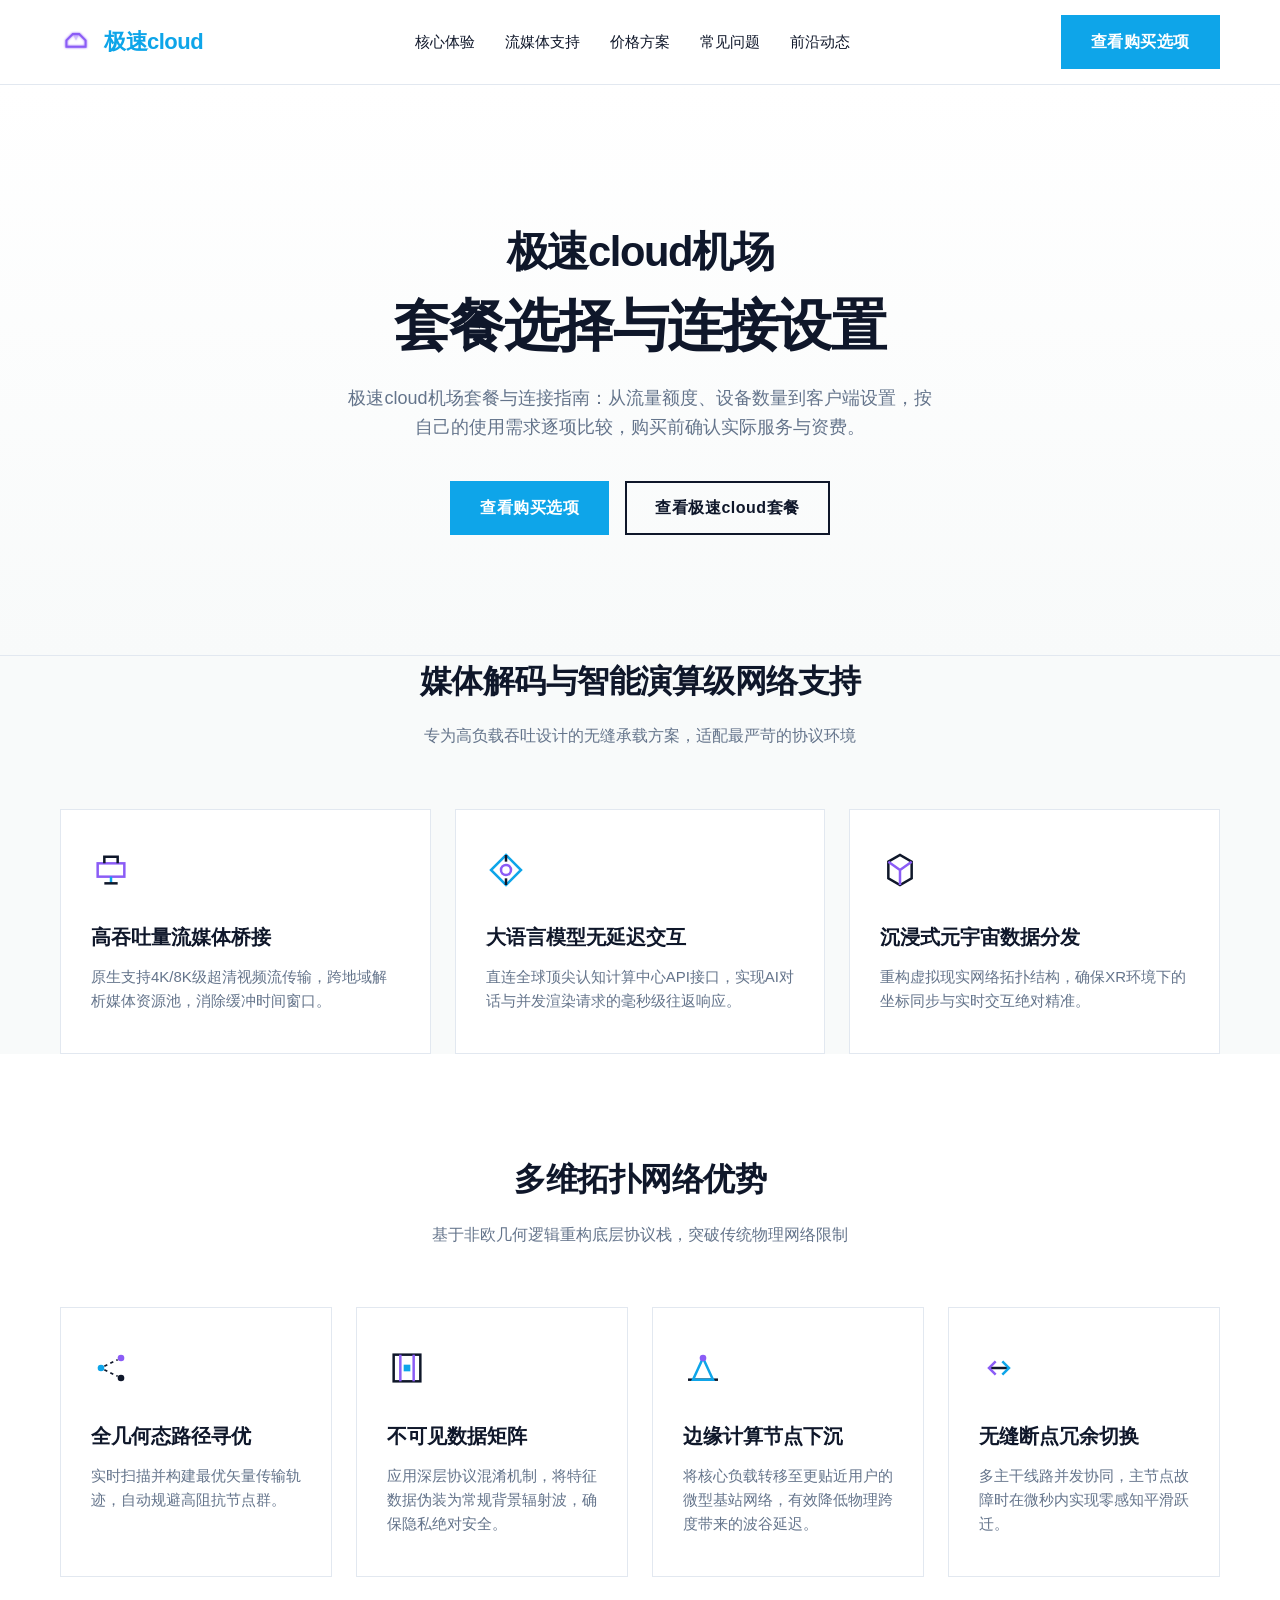
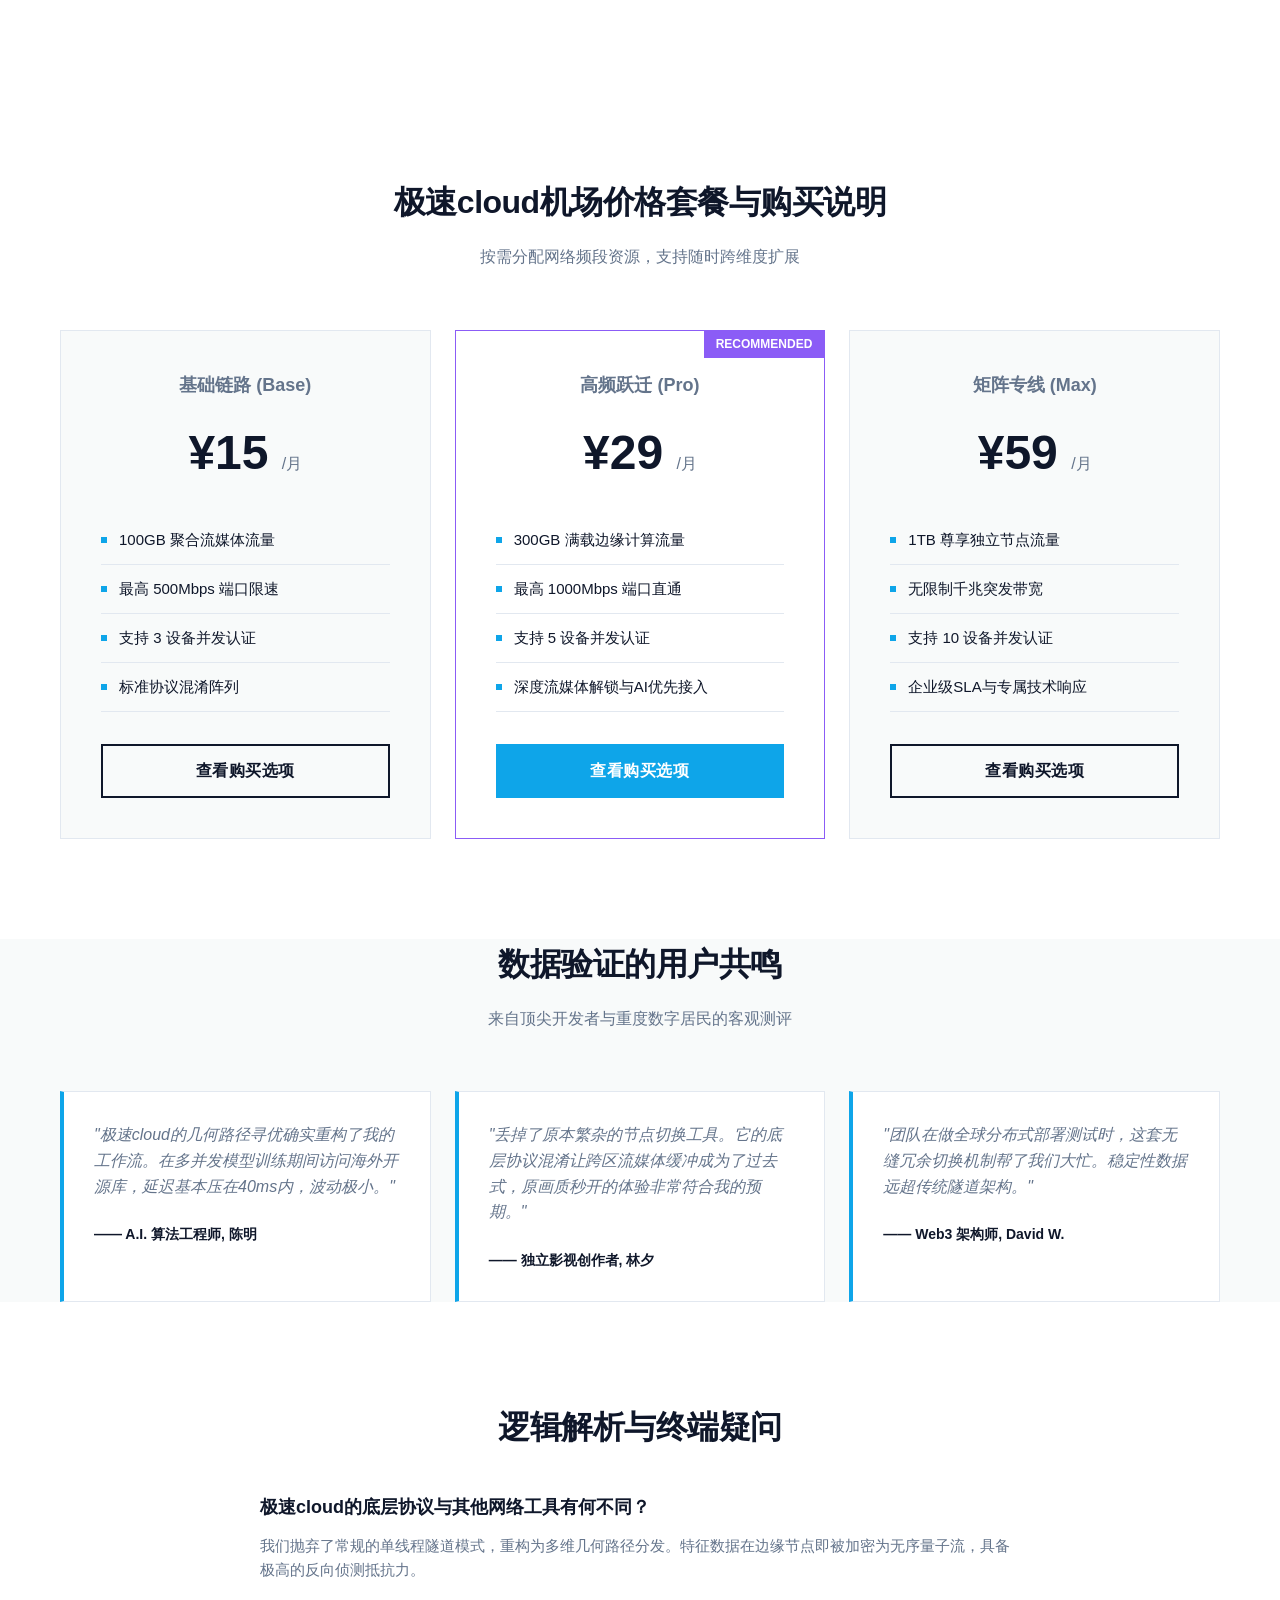
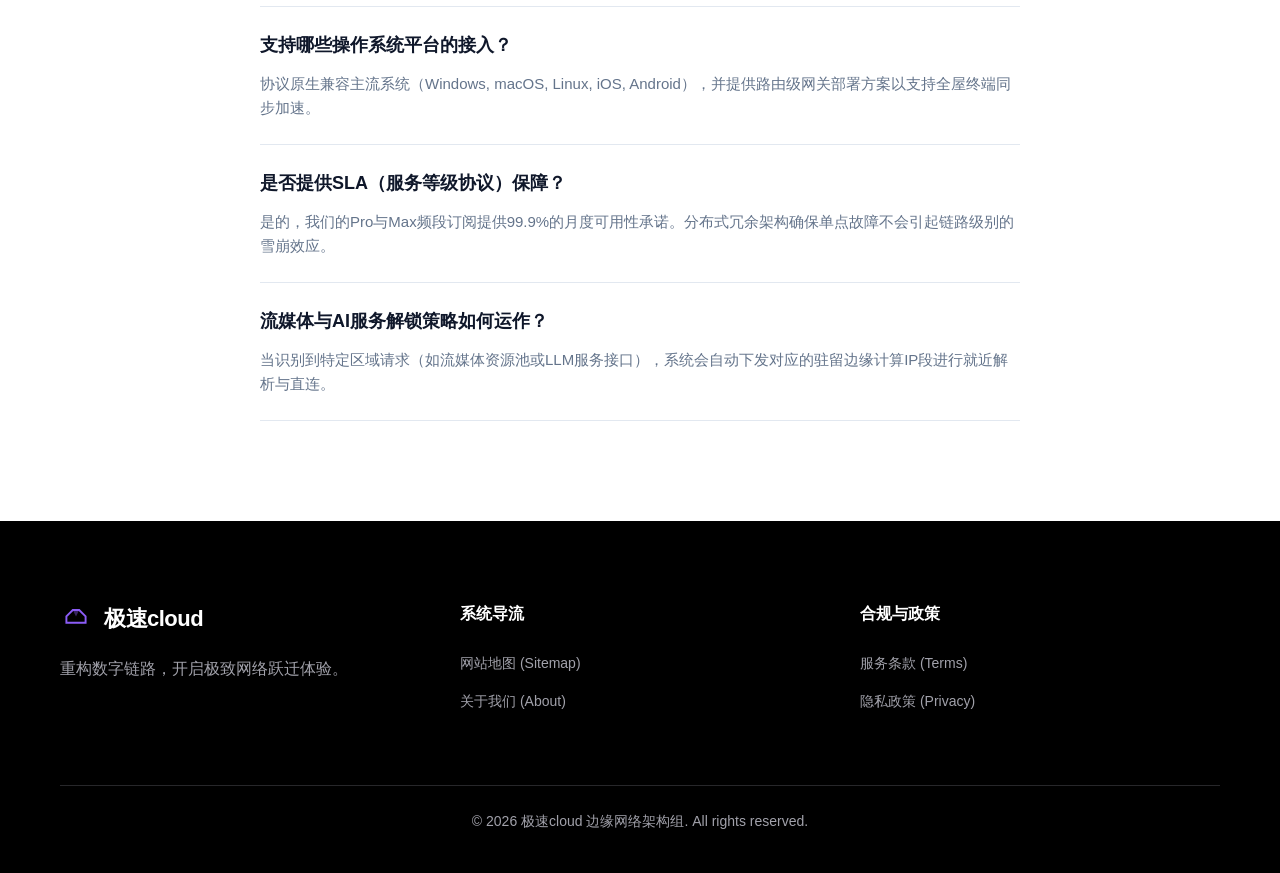
<file: index.html>
<!DOCTYPE html>

<html lang="zh-CN">
<head>
<meta charset="utf-8"/>
<meta content="width=device-width, initial-scale=1" name="viewport"/>
<title>极速cloud机场｜套餐选择与连接设置指南</title>
<meta content="极速cloud机场套餐与连接指南：从流量额度、设备数量到客户端设置，按自己的使用需求逐项比较，购买前确认实际服务与资费。" name="description"/>
<meta content="极速cloud机场｜套餐选择与连接设置指南" property="og:title"/>
<meta content="极速cloud机场套餐与连接指南：从流量额度、设备数量到客户端设置，按自己的使用需求逐项比较，购买前确认实际服务与资费。" property="og:description"/>
<meta content="website" property="og:type"/>
<link href="style.css" rel="stylesheet"/>
<meta content="https://jisicloudyun.cfd/" property="og:url"/>
<meta content="极速cloud" property="og:site_name"/>
<meta content="极速cloud机场｜套餐选择与连接设置指南" name="twitter:title"/>
<meta content="极速cloud机场套餐与连接指南：从流量额度、设备数量到客户端设置，按自己的使用需求逐项比较，购买前确认实际服务与资费。" name="twitter:description"/>
<link href="https://jisicloudyun.cfd/" rel="canonical"/>
<script id="landing-maintenance-schema" type="application/ld+json">{"@context":"https://schema.org","@type":"WebSite","name":"极速cloud机场｜连接设置与访问故障排查","url":"https://jisicloudyun.cfd/","inLanguage":"zh-CN"}</script>
<link href="landing-maintenance.css" rel="stylesheet"/>
</head>
<body>
<header>
<div class="container nav-inner">
<div class="logo">
<a href="index.html" style="display:flex; align-items:center; gap:12px;">
<svg viewbox="0 0 100 100" xmlns="http://www.w3.org/2000/svg">
<defs>
<filter height="140%" id="glow" width="140%" x="-20%" y="-20%">
<fegaussianblur result="blur" stddeviation="3"></fegaussianblur>
<fecomposite in="SourceGraphic" in2="blur" operator="over"></fecomposite>
</filter>
</defs>
<path d="M 20 65 L 20 45 L 40 25 L 60 25 L 80 45 L 80 65 Z" fill="none" filter="url(#glow)" stroke="currentColor" stroke-linejoin="miter" stroke-width="6"></path>
<polygon fill="currentColor" filter="url(#glow)" opacity="0.4" points="40,25 60,25 50,45"></polygon>
</svg>
                    极速cloud
                </a>
</div>
<nav class="nav-links">
<a href="#advantages">核心体验</a>
<a href="#streaming">流媒体支持</a>
<a href="#pricing">价格方案</a>
<a href="#faq">常见问题</a>
<a href="news.html">前沿动态</a>
</nav>
<a class="btn btn-primary" href="https://ww012.twilightaff.com/#/?code=A56DH1Af" rel="nofollow noopener sponsored" target="_blank">查看购买选项</a>
</div>
</header>
<main>
<!-- 1. Hero -->
<section class="hero">
<div class="container">
<h1 data-landing-title="true"><span class="landing-brand">极速cloud机场</span><span class="landing-focus">套餐选择与连接设置</span></h1>
<p>极速cloud机场套餐与连接指南：从流量额度、设备数量到客户端设置，按自己的使用需求逐项比较，购买前确认实际服务与资费。</p>
<div class="hero-buttons">
<a class="btn btn-primary" href="https://ww012.twilightaff.com/#/?code=A56DH1Af" rel="nofollow noopener sponsored" target="_blank">查看购买选项</a>
<a class="btn btn-outline" data-package-cta="true" href="#pricing">查看极速cloud套餐</a>
</div>
</div>
</section>
<!-- 2. Streaming & AI support -->
<section class="container" id="streaming">
<h2 class="section-title">媒体解码与智能演算级网络支持</h2>
<p class="section-subtitle">专为高负载吞吐设计的无缝承载方案，适配最严苛的协议环境</p>
<div class="grid-3">
<div class="card">
<svg class="card-icon" fill="none" viewbox="0 0 48 48">
<rect height="16" stroke="var(--accent-purple)" stroke-width="3" width="32" x="8" y="16"></rect>
<path d="M16 16V8H32V16" stroke="var(--text-dark)" stroke-width="3"></path>
<line stroke="var(--accent-blue)" stroke-width="3" x1="24" x2="24" y1="32" y2="40"></line>
<line stroke="var(--text-dark)" stroke-width="3" x1="16" x2="32" y1="40" y2="40"></line>
</svg>
<h3>高吞吐量流媒体桥接</h3>
<p>原生支持4K/8K级超清视频流传输，跨地域解析媒体资源池，消除缓冲时间窗口。</p>
</div>
<div class="card">
<svg class="card-icon" fill="none" viewbox="0 0 48 48">
<polygon points="24,6 42,24 24,42 6,24" stroke="var(--accent-blue)" stroke-width="3"></polygon>
<circle cx="24" cy="24" r="6" stroke="var(--accent-purple)" stroke-width="3"></circle>
<line stroke="var(--text-dark)" stroke-width="3" x1="24" x2="24" y1="6" y2="14"></line>
<line stroke="var(--text-dark)" stroke-width="3" x1="24" x2="24" y1="34" y2="42"></line>
</svg>
<h3>大语言模型无延迟交互</h3>
<p>直连全球顶尖认知计算中心API接口，实现AI对话与并发渲染请求的毫秒级往返响应。</p>
</div>
<div class="card">
<svg class="card-icon" fill="none" viewbox="0 0 48 48">
<path d="M10 14L24 6L38 14V34L24 42L10 34V14Z" stroke="var(--text-dark)" stroke-width="3"></path>
<path d="M24 24L38 14M24 24L10 14M24 24V42" stroke="var(--accent-purple)" stroke-width="3"></path>
</svg>
<h3>沉浸式元宇宙数据分发</h3>
<p>重构虚拟现实网络拓扑结构，确保XR环境下的坐标同步与实时交互绝对精准。</p>
</div>
</div>
</section>
<!-- 3. Core advantages -->
<section id="advantages" style="background: var(--bg-secondary);">
<div class="container">
<h2 class="section-title">多维拓扑网络优势</h2>
<p class="section-subtitle">基于非欧几何逻辑重构底层协议栈，突破传统物理网络限制</p>
<div class="grid-3" style="grid-template-columns: repeat(auto-fit, minmax(250px, 1fr));">
<div class="card">
<svg class="card-icon" fill="none" viewbox="0 0 48 48">
<circle cx="12" cy="24" fill="var(--accent-blue)" r="4"></circle>
<circle cx="36" cy="12" fill="var(--accent-purple)" r="4"></circle>
<circle cx="36" cy="36" fill="var(--text-dark)" r="4"></circle>
<path d="M16 22L32 14M16 26L32 34" stroke="var(--text-dark)" stroke-dasharray="4 4" stroke-width="2"></path>
</svg>
<h3>全几何态路径寻优</h3>
<p>实时扫描并构建最优矢量传输轨迹，自动规避高阻抗节点群。</p>
</div>
<div class="card">
<svg class="card-icon" fill="none" viewbox="0 0 48 48">
<rect height="32" stroke="var(--text-dark)" stroke-width="3" width="32" x="8" y="8"></rect>
<line stroke="var(--accent-purple)" stroke-width="3" x1="16" x2="16" y1="8" y2="40"></line>
<line stroke="var(--accent-purple)" stroke-width="3" x1="32" x2="32" y1="8" y2="40"></line>
<rect fill="var(--accent-blue)" height="8" width="8" x="20" y="20"></rect>
</svg>
<h3>不可见数据矩阵</h3>
<p>应用深层协议混淆机制，将特征数据伪装为常规背景辐射波，确保隐私绝对安全。</p>
</div>
<div class="card">
<svg class="card-icon" fill="none" viewbox="0 0 48 48">
<path d="M6 38H42" stroke="var(--text-dark)" stroke-width="3"></path>
<polygon points="24,12 36,38 12,38" stroke="var(--accent-blue)" stroke-width="3"></polygon>
<circle cx="24" cy="12" fill="var(--accent-purple)" r="4"></circle>
</svg>
<h3>边缘计算节点下沉</h3>
<p>将核心负载转移至更贴近用户的微型基站网络，有效降低物理跨度带来的波谷延迟。</p>
</div>
<div class="card">
<svg class="card-icon" fill="none" viewbox="0 0 48 48">
<path d="M12 24H36" stroke="var(--text-dark)" stroke-width="3"></path>
<path d="M28 16L36 24L28 32" stroke="var(--accent-blue)" stroke-width="3"></path>
<path d="M20 32L12 24L20 16" stroke="var(--accent-purple)" stroke-width="3"></path>
</svg>
<h3>无缝断点冗余切换</h3>
<p>多主干线路并发协同，主节点故障时在微秒内实现零感知平滑跃迁。</p>
</div>
</div>
</div>
</section>
<!-- 4. Pricing table -->
<section class="pricing-section" id="pricing" style=";scroll-margin-top:100px;">
<div class="container">
<h2 class="section-title">极速cloud机场价格套餐与购买说明</h2>
<p class="section-subtitle">按需分配网络频段资源，支持随时跨维度扩展</p>
<div class="grid-3">
<div class="pricing-tier">
<div class="pricing-name">基础链路 (Base)</div>
<div class="pricing-price">¥15 <span>/月</span></div>
<ul class="pricing-features">
<li>100GB 聚合流媒体流量</li>
<li>最高 500Mbps 端口限速</li>
<li>支持 3 设备并发认证</li>
<li>标准协议混淆阵列</li>
</ul>
<a class="btn btn-outline" href="https://ww012.twilightaff.com/#/?code=A56DH1Af" rel="nofollow noopener sponsored" target="_blank">查看购买选项</a>
</div>
<div class="pricing-tier popular">
<div class="pricing-name">高频跃迁 (Pro)</div>
<div class="pricing-price">¥29 <span>/月</span></div>
<ul class="pricing-features">
<li>300GB 满载边缘计算流量</li>
<li>最高 1000Mbps 端口直通</li>
<li>支持 5 设备并发认证</li>
<li>深度流媒体解锁与AI优先接入</li>
</ul>
<a class="btn btn-primary" href="https://ww012.twilightaff.com/#/?code=A56DH1Af" rel="nofollow noopener sponsored" target="_blank">查看购买选项</a>
</div>
<div class="pricing-tier">
<div class="pricing-name">矩阵专线 (Max)</div>
<div class="pricing-price">¥59 <span>/月</span></div>
<ul class="pricing-features">
<li>1TB 尊享独立节点流量</li>
<li>无限制千兆突发带宽</li>
<li>支持 10 设备并发认证</li>
<li>企业级SLA与专属技术响应</li>
</ul>
<a class="btn btn-outline" href="https://ww012.twilightaff.com/#/?code=A56DH1Af" rel="nofollow noopener sponsored" target="_blank">查看购买选项</a>
</div>
</div>
</div>
</section>
<!-- 5. User Testimonials -->
<section class="container">
<h2 class="section-title">数据验证的用户共鸣</h2>
<p class="section-subtitle">来自顶尖开发者与重度数字居民的客观测评</p>
<div class="grid-3">
<div class="testimonial-card">
<p class="testimonial-text">"极速cloud的几何路径寻优确实重构了我的工作流。在多并发模型训练期间访问海外开源库，延迟基本压在40ms内，波动极小。"</p>
<p class="testimonial-author">—— A.I. 算法工程师, 陈明</p>
</div>
<div class="testimonial-card">
<p class="testimonial-text">"丢掉了原本繁杂的节点切换工具。它的底层协议混淆让跨区流媒体缓冲成为了过去式，原画质秒开的体验非常符合我的预期。"</p>
<p class="testimonial-author">—— 独立影视创作者, 林夕</p>
</div>
<div class="testimonial-card">
<p class="testimonial-text">"团队在做全球分布式部署测试时，这套无缝冗余切换机制帮了我们大忙。稳定性数据远超传统隧道架构。"</p>
<p class="testimonial-author">—— Web3 架构师, David W.</p>
</div>
</div>
</section>
<!-- 6. FAQ -->
<section class="faq-section" id="faq">
<div class="container" style="max-width: 800px;">
<h2 class="section-title">逻辑解析与终端疑问</h2>
<div class="faq-item">
<div class="faq-q">极速cloud的底层协议与其他网络工具有何不同？</div>
<div class="faq-a">我们抛弃了常规的单线程隧道模式，重构为多维几何路径分发。特征数据在边缘节点即被加密为无序量子流，具备极高的反向侦测抵抗力。</div>
</div>
<div class="faq-item">
<div class="faq-q">支持哪些操作系统平台的接入？</div>
<div class="faq-a">协议原生兼容主流系统（Windows, macOS, Linux, iOS, Android），并提供路由级网关部署方案以支持全屋终端同步加速。</div>
</div>
<div class="faq-item">
<div class="faq-q">是否提供SLA（服务等级协议）保障？</div>
<div class="faq-a">是的，我们的Pro与Max频段订阅提供99.9%的月度可用性承诺。分布式冗余架构确保单点故障不会引起链路级别的雪崩效应。</div>
</div>
<div class="faq-item">
<div class="faq-q">流媒体与AI服务解锁策略如何运作？</div>
<div class="faq-a">当识别到特定区域请求（如流媒体资源池或LLM服务接口），系统会自动下发对应的驻留边缘计算IP段进行就近解析与直连。</div>
</div>
</div>
</section>
</main>
<footer>
<div class="container">
<div class="footer-grid">
<div class="footer-col">
<div class="logo" style="margin-bottom: 20px; color: #ffffff;">
<svg viewbox="0 0 100 100" xmlns="http://www.w3.org/2000/svg">
<path d="M 20 65 L 20 45 L 40 25 L 60 25 L 80 45 L 80 65 Z" fill="none" stroke="currentColor" stroke-linejoin="miter" stroke-width="6"></path>
<polygon fill="currentColor" opacity="0.4" points="40,25 60,25 50,45"></polygon>
</svg>
                        极速cloud
                    </div>
<p>重构数字链路，开启极致网络跃迁体验。</p>
</div>
<div class="footer-col">
<h4>系统导流</h4>
<ul class="footer-links">
<li><a href="sitemap.html">网站地图 (Sitemap)</a></li>
<li><a href="about.html">关于我们 (About)</a></li>
</ul>
</div>
<div class="footer-col">
<h4>合规与政策</h4>
<ul class="footer-links">
<li><a href="terms.html">服务条款 (Terms)</a></li>
<li><a href="privacy.html">隐私政策 (Privacy)</a></li>
</ul>
</div>
</div>
<div class="footer-bottom">
                © 2026 极速cloud 边缘网络架构组. All rights reserved.
            </div>
</div>
</footer>
</body>
</html>
</file>
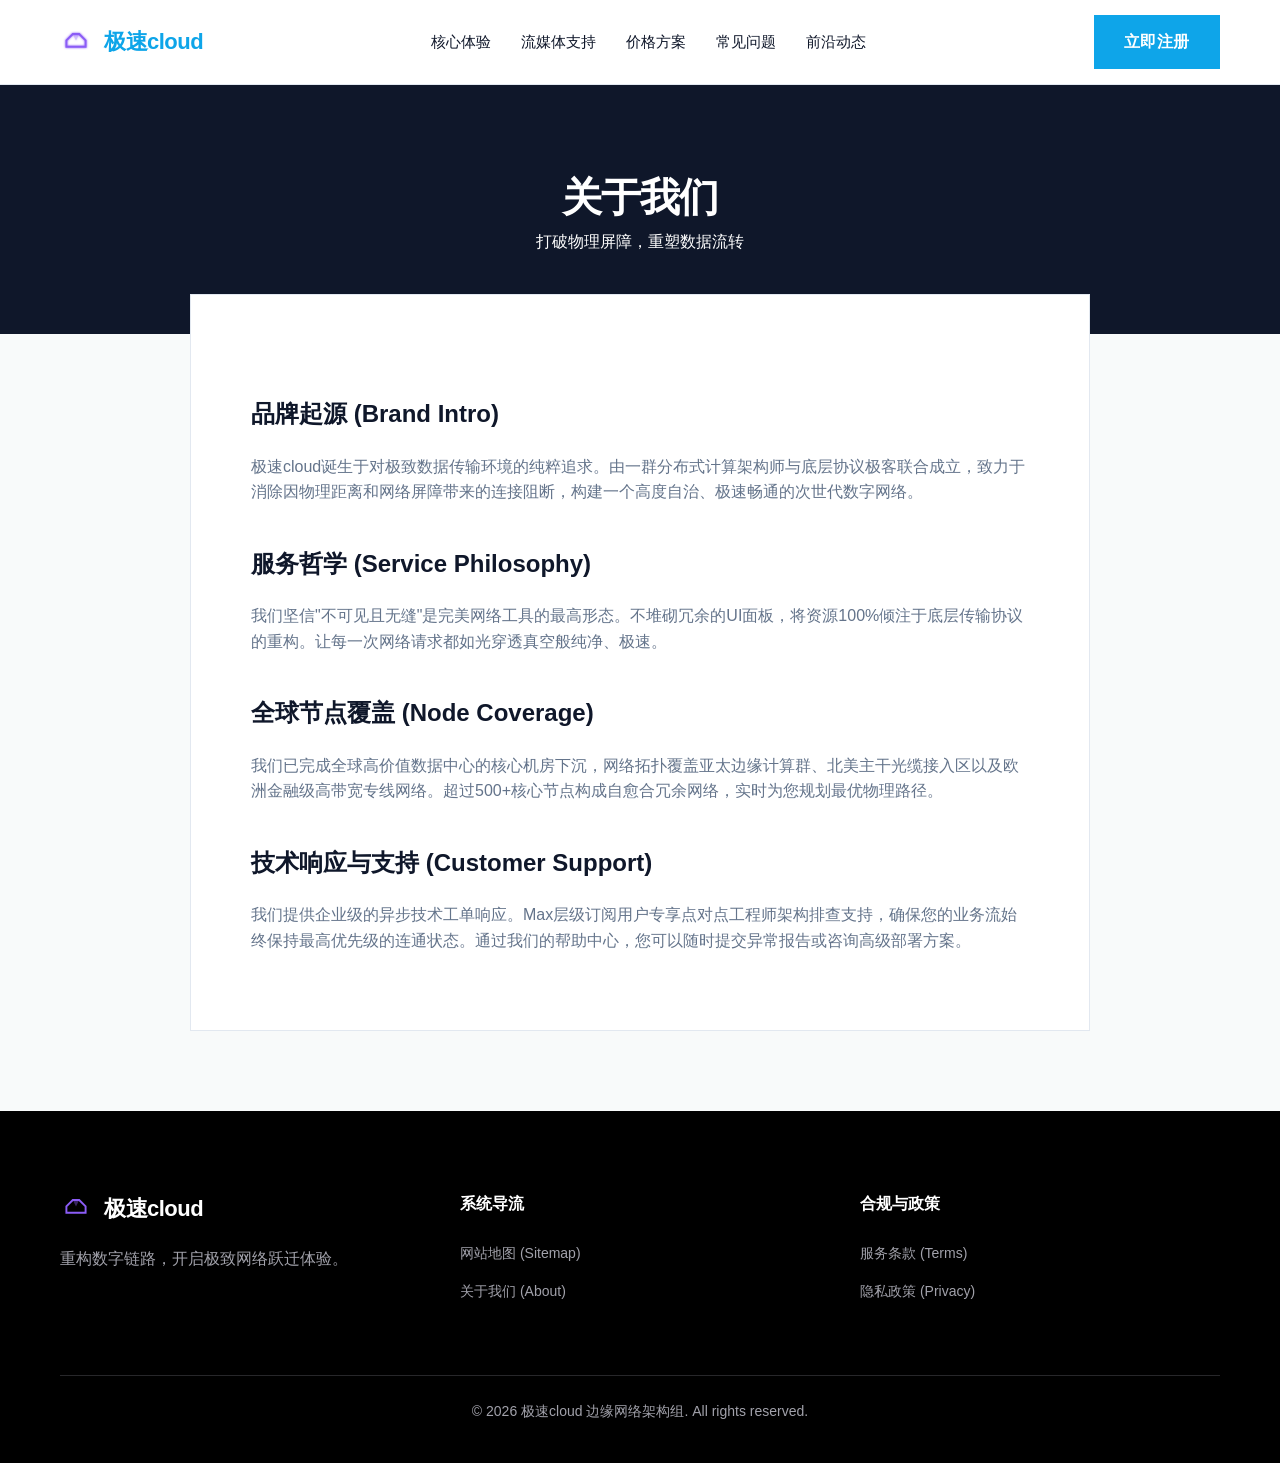
<file: about.html>
<!DOCTYPE html>
<html lang="zh-CN">
<head>
    <meta charset="UTF-8">
    <meta name="viewport" content="width=device-width, initial-scale=1">
    <title>关于我们 - 极速cloud</title>
    <link rel="stylesheet" href="style.css">

<meta name="description" content="极速cloud诞生于对极致数据传输环境的纯粹追求。由一群分布式计算架构师与底层协议极客联合成立，致力于消除因物理距离和网络屏障带来的连接阻断，构建一个高度自治、极速畅通的次世代数字网络。">
<meta property="og:url" content="https://jisicloudyun.cfd/about.html">
<meta property="og:title" content="关于我们 - 极速cloud">
<meta property="og:description" content="极速cloud诞生于对极致数据传输环境的纯粹追求。由一群分布式计算架构师与底层协议极客联合成立，致力于消除因物理距离和网络屏障带来的连接阻断，构建一个高度自治、极速畅通的次世代数字网络。">
<meta property="og:site_name" content="极速cloud">
<meta property="og:type" content="article">
<meta name="twitter:title" content="关于我们 - 极速cloud">
<meta name="twitter:description" content="极速cloud诞生于对极致数据传输环境的纯粹追求。由一群分布式计算架构师与底层协议极客联合成立，致力于消除因物理距离和网络屏障带来的连接阻断，构建一个高度自治、极速畅通的次世代数字网络。">
<link rel="canonical" href="https://jisicloudyun.cfd/about.html">
<script id="landing-maintenance-schema" type="application/ld+json">{"@context": "https://schema.org", "@type": "BreadcrumbList", "itemListElement": [{"@type": "ListItem", "position": 1, "name": "极速cloud机场", "item": "https://jisicloudyun.cfd/"}, {"@type": "ListItem", "position": 2, "name": "关于我们 - 极速cloud", "item": "https://jisicloudyun.cfd/about.html"}]}</script>
</head>
<body>
    <header>
        <div class="container nav-inner">
            <div class="logo">
                <a href="index.html" style="display:flex; align-items:center; gap:12px;">
                    <svg viewBox="0 0 100 100" xmlns="http://www.w3.org/2000/svg">
                      <defs>
                        <filter id="glow" x="-20%" y="-20%" width="140%" height="140%">
                          <feGaussianBlur stdDeviation="3" result="blur" />
                          <feComposite in="SourceGraphic" in2="blur" operator="over" />
                        </filter>
                      </defs>
                      <path filter="url(#glow)" d="M 20 65 L 20 45 L 40 25 L 60 25 L 80 45 L 80 65 Z" fill="none" stroke="currentColor" stroke-width="6" stroke-linejoin="miter"/>
                      <polygon filter="url(#glow)" points="40,25 60,25 50,45" fill="currentColor" opacity="0.4"/>
                    </svg>
                    极速cloud
                </a>
            </div>
            <nav class="nav-links">
                <a href="#advantages">核心体验</a>
                <a href="#streaming">流媒体支持</a>
                <a href="#pricing">价格方案</a>
                <a href="#faq">常见问题</a>
                <a href="news.html">前沿动态</a>
            </nav>
            <a href="https://ww012.twilightaff.com/#/?code=A56DH1Af" target="_blank" class="btn btn-primary" rel="nofollow noopener sponsored">立即注册</a>
        </div>
    </header>

    <div class="subpage-header">
        <div class="container">
            <h1>关于我们</h1>
            <p>打破物理屏障，重塑数据流转</p>
        </div>
    </div>

    <main class="container">
        <div class="content-box">
            <h2>品牌起源 (Brand Intro)</h2>
            <p>极速cloud诞生于对极致数据传输环境的纯粹追求。由一群分布式计算架构师与底层协议极客联合成立，致力于消除因物理距离和网络屏障带来的连接阻断，构建一个高度自治、极速畅通的次世代数字网络。</p>
            
            <h2>服务哲学 (Service Philosophy)</h2>
            <p>我们坚信"不可见且无缝"是完美网络工具的最高形态。不堆砌冗余的UI面板，将资源100%倾注于底层传输协议的重构。让每一次网络请求都如光穿透真空般纯净、极速。</p>
            
            <h2>全球节点覆盖 (Node Coverage)</h2>
            <p>我们已完成全球高价值数据中心的核心机房下沉，网络拓扑覆盖亚太边缘计算群、北美主干光缆接入区以及欧洲金融级高带宽专线网络。超过500+核心节点构成自愈合冗余网络，实时为您规划最优物理路径。</p>
        
            <h2>技术响应与支持 (Customer Support)</h2>
            <p>我们提供企业级的异步技术工单响应。Max层级订阅用户专享点对点工程师架构排查支持，确保您的业务流始终保持最高优先级的连通状态。通过我们的帮助中心，您可以随时提交异常报告或咨询高级部署方案。</p>
        </div>
    </main>

    <footer>
        <div class="container">
            <div class="footer-grid">
                <div class="footer-col">
                    <div class="logo" style="margin-bottom: 20px; color: #ffffff;">
                        <svg viewBox="0 0 100 100" xmlns="http://www.w3.org/2000/svg">
                          <path d="M 20 65 L 20 45 L 40 25 L 60 25 L 80 45 L 80 65 Z" fill="none" stroke="currentColor" stroke-width="6" stroke-linejoin="miter"/>
                          <polygon points="40,25 60,25 50,45" fill="currentColor" opacity="0.4"/>
                        </svg>
                        极速cloud
                    </div>
                    <p>重构数字链路，开启极致网络跃迁体验。</p>
                </div>
                <div class="footer-col">
                    <h4>系统导流</h4>
                    <ul class="footer-links">
                        <li><a href="sitemap.html">网站地图 (Sitemap)</a></li>
                        <li><a href="about.html">关于我们 (About)</a></li>
                    </ul>
                </div>
                <div class="footer-col">
                    <h4>合规与政策</h4>
                    <ul class="footer-links">
                        <li><a href="terms.html">服务条款 (Terms)</a></li>
                        <li><a href="privacy.html">隐私政策 (Privacy)</a></li>
                    </ul>
                </div>
            </div>
            <div class="footer-bottom">
                &copy; 2026 极速cloud 边缘网络架构组. All rights reserved.
            </div>
        </div>
    </footer>
</body>
</html>
</file>
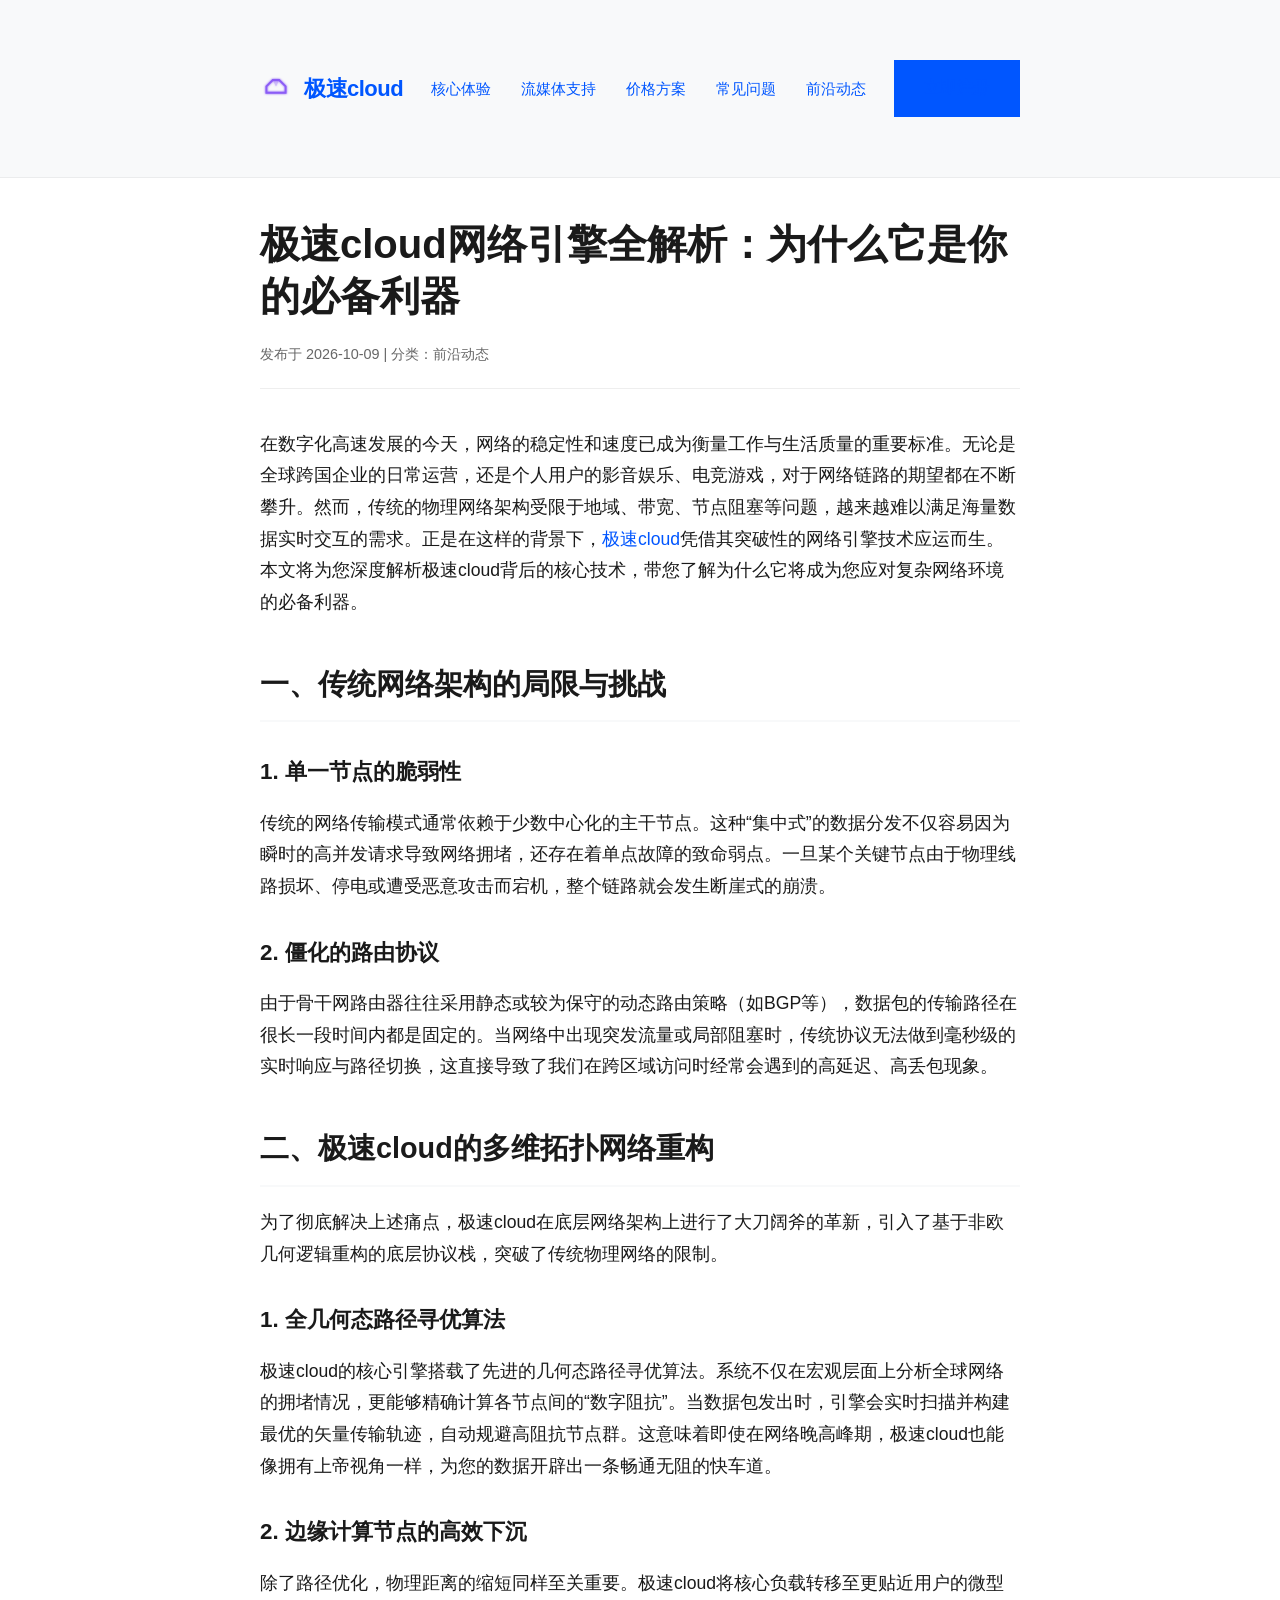
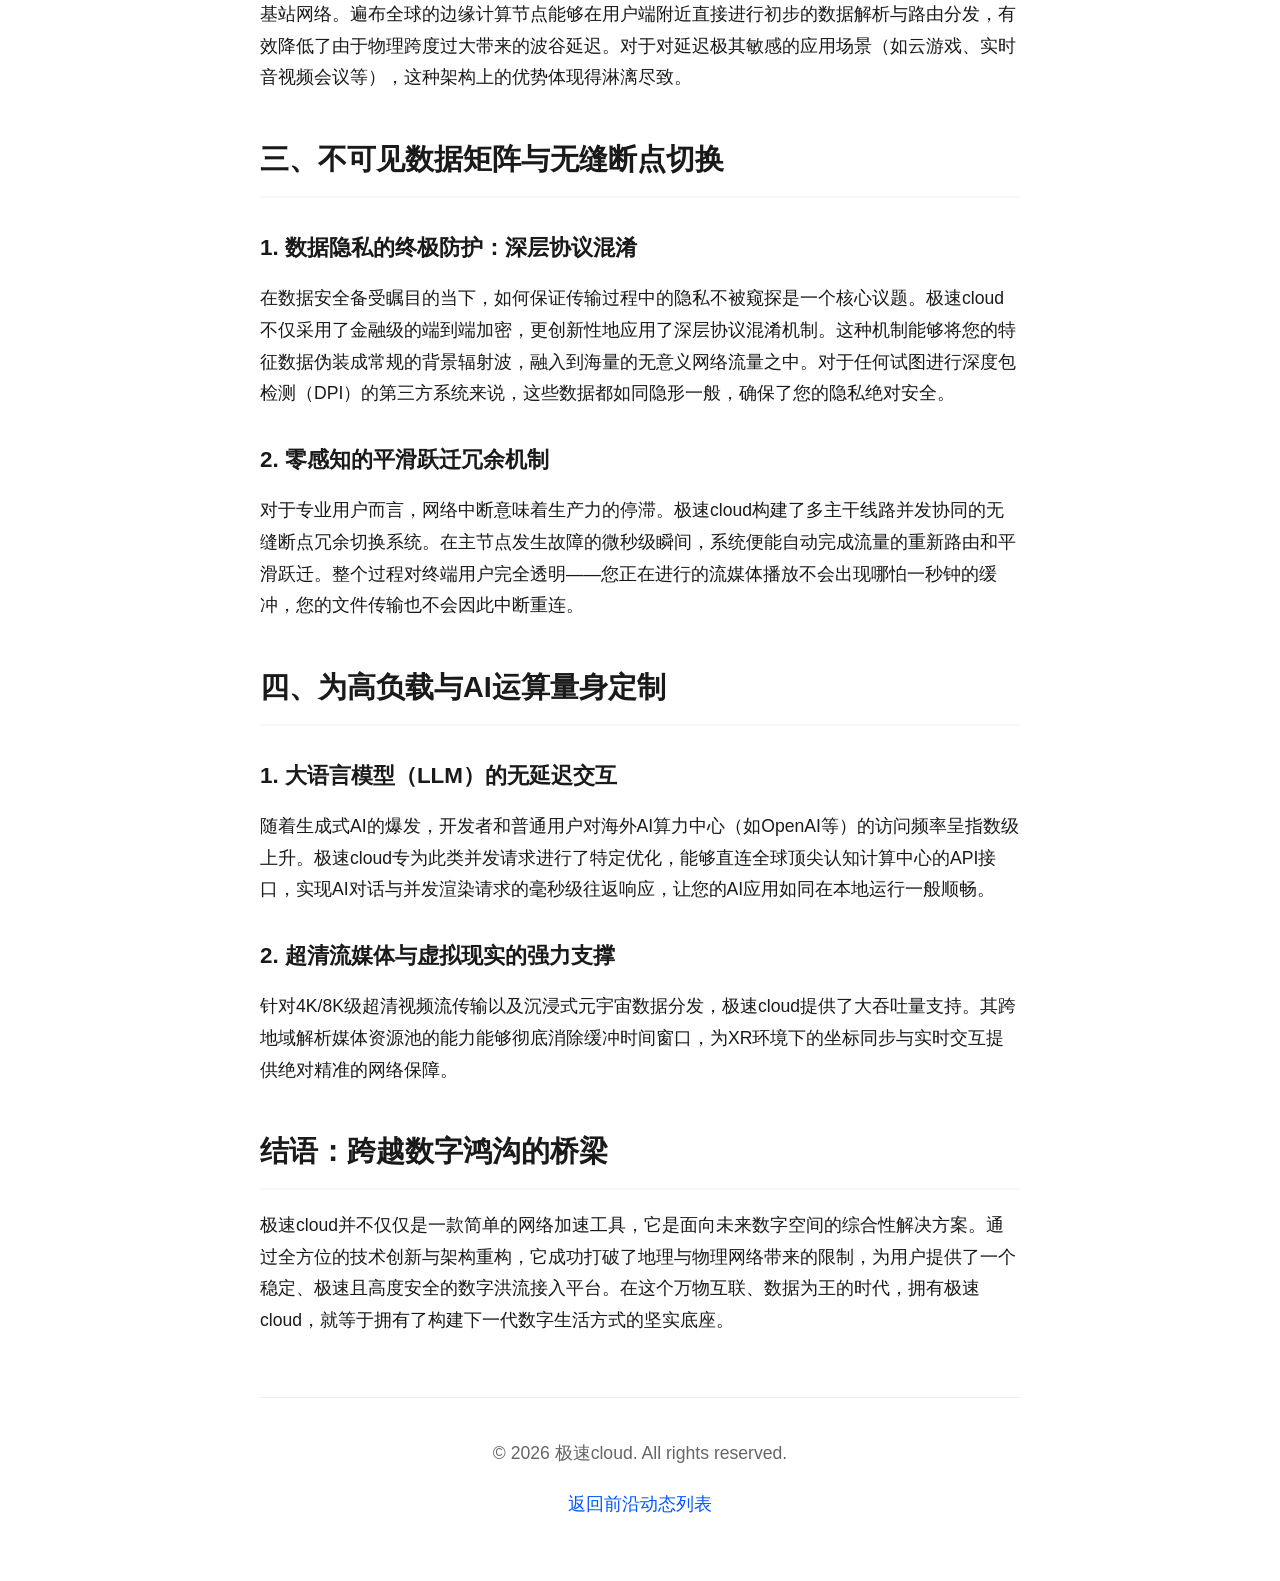
<file: acceleration-engine-breakdown.html>
<!DOCTYPE html>
<html lang="zh-CN">
<head>
    <meta charset="UTF-8">
    <meta name="viewport" content="width=device-width, initial-scale=1">
    <title>极速cloud网络引擎全解析：为什么它是你的必备利器</title>
    <link rel="stylesheet" href="style.css">
    <style>
        :root {
            --bg-primary: #ffffff;
            --bg-secondary: #f8f9fa;
            --text-dark: #1a1a1a;
            --text-muted: #666666;
            --accent-blue: #0056FF;
            --font-family: system-ui, -apple-system, "Segoe UI", Roboto, "Helvetica Neue", Arial, sans-serif;
        }
        body {
            font-family: var(--font-family);
            line-height: 1.8;
            color: var(--text-dark);
            margin: 0;
            padding: 0;
            background: var(--bg-primary);
        }
        .container {
            max-width: 800px;
            margin: 0 auto;
            padding: 40px 20px;
        }
        header {
            background: var(--bg-secondary);
            padding: 20px 0;
            border-bottom: 1px solid rgba(0,0,0,0.05);
            text-align: center;
        }
        a {
            color: #0056FF !important;
            text-decoration: none;
        }
        a:hover {
            text-decoration: underline;
        }
        h1 {
            font-size: 2.5rem;
            margin-bottom: 20px;
            line-height: 1.3;
        }
        h2 {
            font-size: 1.8rem;
            margin-top: 40px;
            margin-bottom: 20px;
            border-bottom: 2px solid var(--bg-secondary);
            padding-bottom: 10px;
        }
        h3 {
            font-size: 1.4rem;
            margin-top: 30px;
            margin-bottom: 15px;
        }
        p {
            margin-bottom: 20px;
            font-size: 1.1rem;
        }
        .meta {
            color: var(--text-muted);
            font-size: 0.9rem;
            margin-bottom: 40px;
            border-bottom: 1px solid #eee;
            padding-bottom: 20px;
        }
        .footer {
            margin-top: 60px;
            padding-top: 40px;
            border-top: 1px solid #eee;
            text-align: center;
            color: var(--text-muted);
        }
    </style>

<meta name="description" content="在数字化高速发展的今天，网络的稳定性和速度已成为衡量工作与生活质量的重要标准。无论是全球跨国企业的日常运营，还是个人用户的影音娱乐、电竞游戏，对于网络链路的期望都在不断攀升。然而，传统的物理网络架构受限于地域、带宽、节点阻塞等问题，越来越难以满足海量数据实时交互的需求。正是在这样的背景下。">
<meta property="og:url" content="https://jisicloudyun.cfd/acceleration-engine-breakdown.html">
<meta property="og:title" content="极速cloud网络引擎全解析：为什么它是你的必备利器">
<meta property="og:description" content="在数字化高速发展的今天，网络的稳定性和速度已成为衡量工作与生活质量的重要标准。无论是全球跨国企业的日常运营，还是个人用户的影音娱乐、电竞游戏，对于网络链路的期望都在不断攀升。然而，传统的物理网络架构受限于地域、带宽、节点阻塞等问题，越来越难以满足海量数据实时交互的需求。正是在这样的背景下。">
<meta property="og:site_name" content="极速cloud">
<meta property="og:type" content="article">
<meta name="twitter:title" content="极速cloud网络引擎全解析：为什么它是你的必备利器">
<meta name="twitter:description" content="在数字化高速发展的今天，网络的稳定性和速度已成为衡量工作与生活质量的重要标准。无论是全球跨国企业的日常运营，还是个人用户的影音娱乐、电竞游戏，对于网络链路的期望都在不断攀升。然而，传统的物理网络架构受限于地域、带宽、节点阻塞等问题，越来越难以满足海量数据实时交互的需求。正是在这样的背景下。">
<link rel="canonical" href="https://jisicloudyun.cfd/acceleration-engine-breakdown.html">
<script id="landing-maintenance-schema" type="application/ld+json">{"@context": "https://schema.org", "@type": "BreadcrumbList", "itemListElement": [{"@type": "ListItem", "position": 1, "name": "极速cloud机场", "item": "https://jisicloudyun.cfd/"}, {"@type": "ListItem", "position": 2, "name": "极速cloud网络引擎全解析：为什么它是你的必备利器", "item": "https://jisicloudyun.cfd/acceleration-engine-breakdown.html"}]}</script>
</head>
<body>
    <header>
        <div class="container nav-inner">
            <div class="logo">
                <a href="index.html" style="display:flex; align-items:center; gap:12px;">
                    <svg viewBox="0 0 100 100" xmlns="http://www.w3.org/2000/svg">
                      <defs>
                        <filter id="glow" x="-20%" y="-20%" width="140%" height="140%">
                          <feGaussianBlur stdDeviation="3" result="blur" />
                          <feComposite in="SourceGraphic" in2="blur" operator="over" />
                        </filter>
                      </defs>
                      <path filter="url(#glow)" d="M 20 65 L 20 45 L 40 25 L 60 25 L 80 45 L 80 65 Z" fill="none" stroke="currentColor" stroke-width="6" stroke-linejoin="miter"/>
                      <polygon filter="url(#glow)" points="40,25 60,25 50,45" fill="currentColor" opacity="0.4"/>
                    </svg>
                    极速cloud
                </a>
            </div>
            <nav class="nav-links">
                <a href="#advantages">核心体验</a>
                <a href="#streaming">流媒体支持</a>
                <a href="#pricing">价格方案</a>
                <a href="#faq">常见问题</a>
                <a href="news.html">前沿动态</a>
            </nav>
            <a href="https://ww012.twilightaff.com/#/?code=A56DH1Af" target="_blank" class="btn btn-primary" rel="nofollow noopener sponsored">立即注册</a>
        </div>
    </header>
    <div class="container">
        <h1>极速cloud网络引擎全解析：为什么它是你的必备利器</h1>
        <div class="meta">发布于 2026-10-09 | 分类：前沿动态</div>
        
        <article>
            <p>在数字化高速发展的今天，网络的稳定性和速度已成为衡量工作与生活质量的重要标准。无论是全球跨国企业的日常运营，还是个人用户的影音娱乐、电竞游戏，对于网络链路的期望都在不断攀升。然而，传统的物理网络架构受限于地域、带宽、节点阻塞等问题，越来越难以满足海量数据实时交互的需求。正是在这样的背景下，<a href="index.html">极速cloud</a>凭借其突破性的网络引擎技术应运而生。本文将为您深度解析极速cloud背后的核心技术，带您了解为什么它将成为您应对复杂网络环境的必备利器。</p>

            <h2>一、传统网络架构的局限与挑战</h2>
            <h3>1. 单一节点的脆弱性</h3>
            <p>传统的网络传输模式通常依赖于少数中心化的主干节点。这种“集中式”的数据分发不仅容易因为瞬时的高并发请求导致网络拥堵，还存在着单点故障的致命弱点。一旦某个关键节点由于物理线路损坏、停电或遭受恶意攻击而宕机，整个链路就会发生断崖式的崩溃。</p>
            <h3>2. 僵化的路由协议</h3>
            <p>由于骨干网路由器往往采用静态或较为保守的动态路由策略（如BGP等），数据包的传输路径在很长一段时间内都是固定的。当网络中出现突发流量或局部阻塞时，传统协议无法做到毫秒级的实时响应与路径切换，这直接导致了我们在跨区域访问时经常会遇到的高延迟、高丢包现象。</p>

            <h2>二、极速cloud的多维拓扑网络重构</h2>
            <p>为了彻底解决上述痛点，极速cloud在底层网络架构上进行了大刀阔斧的革新，引入了基于非欧几何逻辑重构的底层协议栈，突破了传统物理网络的限制。</p>
            <h3>1. 全几何态路径寻优算法</h3>
            <p>极速cloud的核心引擎搭载了先进的几何态路径寻优算法。系统不仅在宏观层面上分析全球网络的拥堵情况，更能够精确计算各节点间的“数字阻抗”。当数据包发出时，引擎会实时扫描并构建最优的矢量传输轨迹，自动规避高阻抗节点群。这意味着即使在网络晚高峰期，极速cloud也能像拥有上帝视角一样，为您的数据开辟出一条畅通无阻的快车道。</p>
            <h3>2. 边缘计算节点的高效下沉</h3>
            <p>除了路径优化，物理距离的缩短同样至关重要。极速cloud将核心负载转移至更贴近用户的微型基站网络。遍布全球的边缘计算节点能够在用户端附近直接进行初步的数据解析与路由分发，有效降低了由于物理跨度过大带来的波谷延迟。对于对延迟极其敏感的应用场景（如云游戏、实时音视频会议等），这种架构上的优势体现得淋漓尽致。</p>

            <h2>三、不可见数据矩阵与无缝断点切换</h2>
            <h3>1. 数据隐私的终极防护：深层协议混淆</h3>
            <p>在数据安全备受瞩目的当下，如何保证传输过程中的隐私不被窥探是一个核心议题。极速cloud不仅采用了金融级的端到端加密，更创新性地应用了深层协议混淆机制。这种机制能够将您的特征数据伪装成常规的背景辐射波，融入到海量的无意义网络流量之中。对于任何试图进行深度包检测（DPI）的第三方系统来说，这些数据都如同隐形一般，确保了您的隐私绝对安全。</p>
            <h3>2. 零感知的平滑跃迁冗余机制</h3>
            <p>对于专业用户而言，网络中断意味着生产力的停滞。极速cloud构建了多主干线路并发协同的无缝断点冗余切换系统。在主节点发生故障的微秒级瞬间，系统便能自动完成流量的重新路由和平滑跃迁。整个过程对终端用户完全透明——您正在进行的流媒体播放不会出现哪怕一秒钟的缓冲，您的文件传输也不会因此中断重连。</p>

            <h2>四、为高负载与AI运算量身定制</h2>
            <h3>1. 大语言模型（LLM）的无延迟交互</h3>
            <p>随着生成式AI的爆发，开发者和普通用户对海外AI算力中心（如OpenAI等）的访问频率呈指数级上升。极速cloud专为此类并发请求进行了特定优化，能够直连全球顶尖认知计算中心的API接口，实现AI对话与并发渲染请求的毫秒级往返响应，让您的AI应用如同在本地运行一般顺畅。</p>
            <h3>2. 超清流媒体与虚拟现实的强力支撑</h3>
            <p>针对4K/8K级超清视频流传输以及沉浸式元宇宙数据分发，极速cloud提供了大吞吐量支持。其跨地域解析媒体资源池的能力能够彻底消除缓冲时间窗口，为XR环境下的坐标同步与实时交互提供绝对精准的网络保障。</p>

            <h2>结语：跨越数字鸿沟的桥梁</h2>
            <p>极速cloud并不仅仅是一款简单的网络加速工具，它是面向未来数字空间的综合性解决方案。通过全方位的技术创新与架构重构，它成功打破了地理与物理网络带来的限制，为用户提供了一个稳定、极速且高度安全的数字洪流接入平台。在这个万物互联、数据为王的时代，拥有极速cloud，就等于拥有了构建下一代数字生活方式的坚实底座。</p>
        </article>
        
        <div class="footer">
            <p>&copy; 2026 极速cloud. All rights reserved.</p>
            <p><a href="news.html">返回前沿动态列表</a></p>
        </div>
    </div>
</body>
</html>
</file>
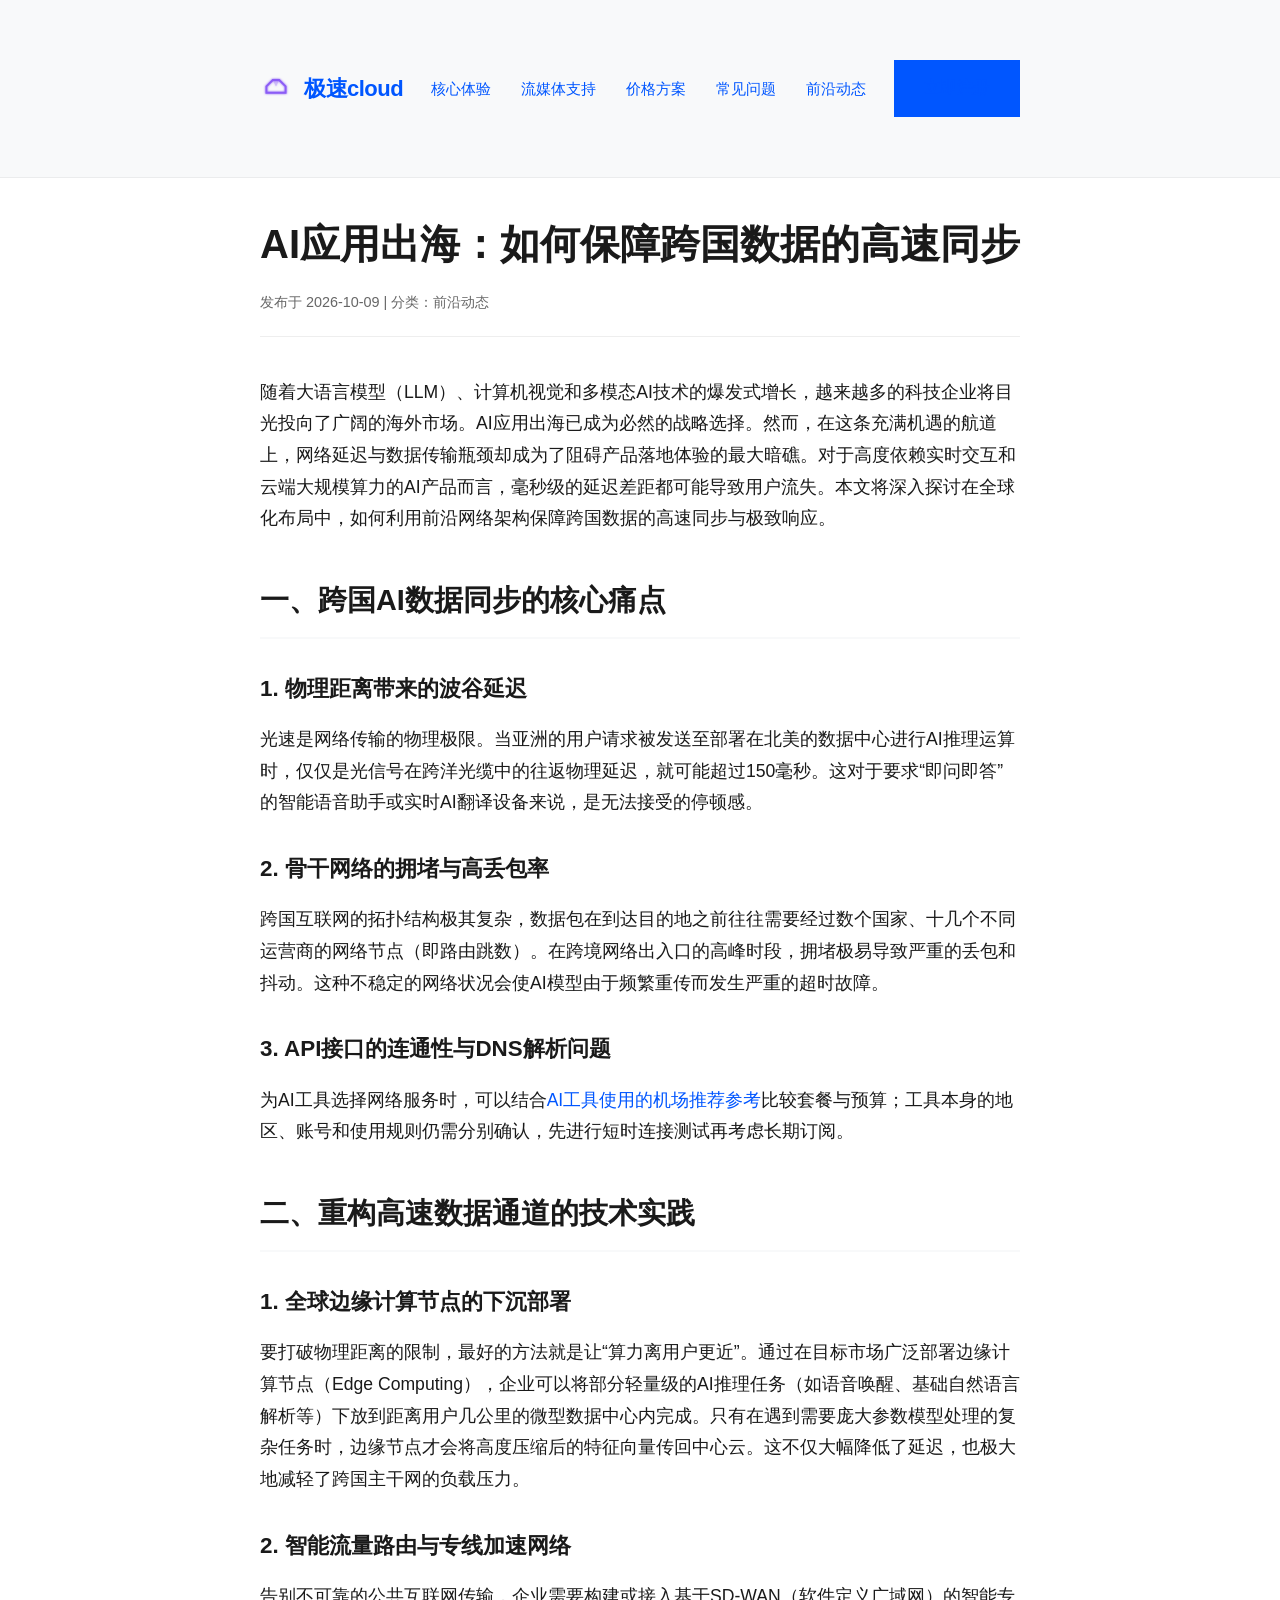
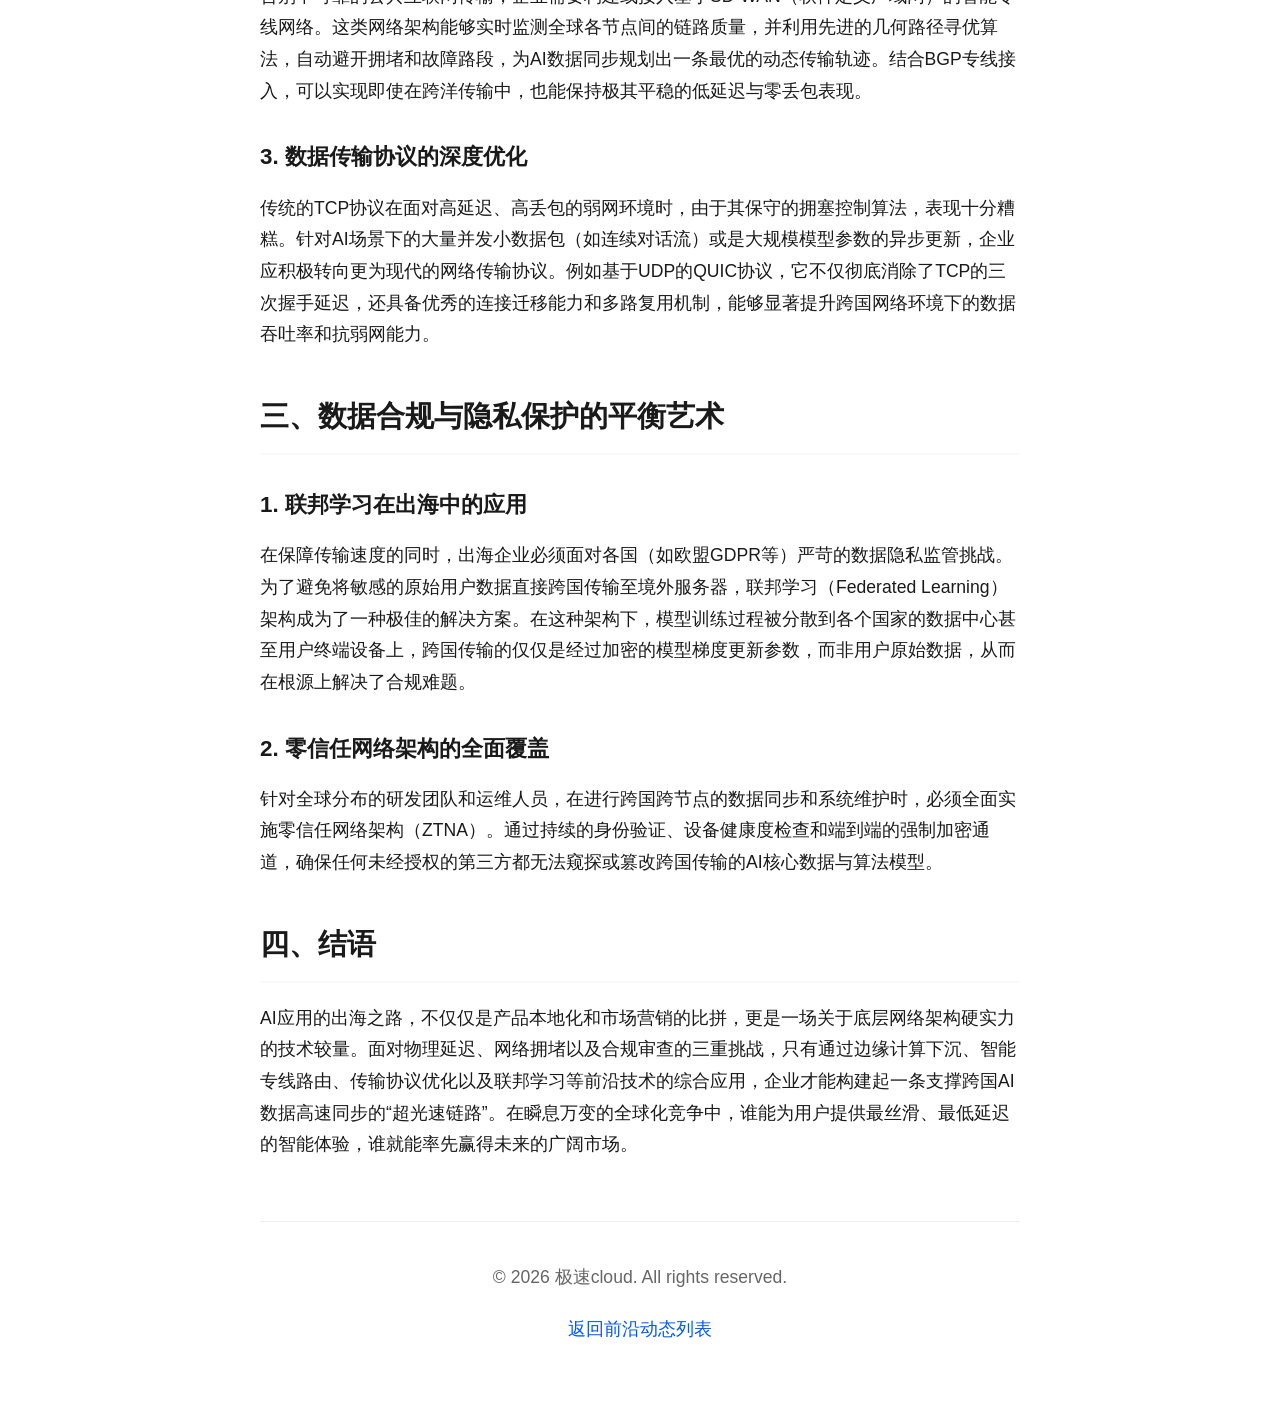
<file: ai-data-sync-strategies.html>
<!DOCTYPE html>

<html lang="zh-CN">
<head>
<meta charset="utf-8"/>
<meta content="width=device-width, initial-scale=1" name="viewport"/>
<title>AI应用出海：如何保障跨国数据的高速同步</title>
<link href="style.css" rel="stylesheet"/>
<style>
        :root {
            --bg-primary: #ffffff;
            --bg-secondary: #f8f9fa;
            --text-dark: #1a1a1a;
            --text-muted: #666666;
            --accent-blue: #0056FF;
            --font-family: system-ui, -apple-system, "Segoe UI", Roboto, "Helvetica Neue", Arial, sans-serif;
        }
        body {
            font-family: var(--font-family);
            line-height: 1.8;
            color: var(--text-dark);
            margin: 0;
            padding: 0;
            background: var(--bg-primary);
        }
        .container {
            max-width: 800px;
            margin: 0 auto;
            padding: 40px 20px;
        }
        header {
            background: var(--bg-secondary);
            padding: 20px 0;
            border-bottom: 1px solid rgba(0,0,0,0.05);
            text-align: center;
        }
        a {
            color: #0056FF !important;
            text-decoration: none;
        }
        a:hover {
            text-decoration: underline;
        }
        h1 {
            font-size: 2.5rem;
            margin-bottom: 20px;
            line-height: 1.3;
        }
        h2 {
            font-size: 1.8rem;
            margin-top: 40px;
            margin-bottom: 20px;
            border-bottom: 2px solid var(--bg-secondary);
            padding-bottom: 10px;
        }
        h3 {
            font-size: 1.4rem;
            margin-top: 30px;
            margin-bottom: 15px;
        }
        p {
            margin-bottom: 20px;
            font-size: 1.1rem;
        }
        .meta {
            color: var(--text-muted);
            font-size: 0.9rem;
            margin-bottom: 40px;
            border-bottom: 1px solid #eee;
            padding-bottom: 20px;
        }
        .footer {
            margin-top: 60px;
            padding-top: 40px;
            border-top: 1px solid #eee;
            text-align: center;
            color: var(--text-muted);
        }
    </style>
<meta content="随着大语言模型（LLM）、计算机视觉和多模态AI技术的爆发式增长，越来越多的科技企业将目光投向了广阔的海外市场。AI应用出海已成为必然的战略选择。然而，在这条充满机遇的航道上，网络延迟与数据传输瓶颈却成为了阻碍产品落地体验的最大暗礁。对于高度依赖实时交互和云端大规模算力的AI产品而言，毫秒。" name="description"/>
<meta content="https://jisicloudyun.cfd/ai-data-sync-strategies.html" property="og:url"/>
<meta content="AI应用出海：如何保障跨国数据的高速同步" property="og:title"/>
<meta content="随着大语言模型（LLM）、计算机视觉和多模态AI技术的爆发式增长，越来越多的科技企业将目光投向了广阔的海外市场。AI应用出海已成为必然的战略选择。然而，在这条充满机遇的航道上，网络延迟与数据传输瓶颈却成为了阻碍产品落地体验的最大暗礁。对于高度依赖实时交互和云端大规模算力的AI产品而言，毫秒。" property="og:description"/>
<meta content="极速cloud" property="og:site_name"/>
<meta content="article" property="og:type"/>
<meta content="AI应用出海：如何保障跨国数据的高速同步" name="twitter:title"/>
<meta content="随着大语言模型（LLM）、计算机视觉和多模态AI技术的爆发式增长，越来越多的科技企业将目光投向了广阔的海外市场。AI应用出海已成为必然的战略选择。然而，在这条充满机遇的航道上，网络延迟与数据传输瓶颈却成为了阻碍产品落地体验的最大暗礁。对于高度依赖实时交互和云端大规模算力的AI产品而言，毫秒。" name="twitter:description"/>
<link href="https://jisicloudyun.cfd/ai-data-sync-strategies.html" rel="canonical"/>
<script id="landing-maintenance-schema" type="application/ld+json">{"@context": "https://schema.org", "@type": "BreadcrumbList", "itemListElement": [{"@type": "ListItem", "position": 1, "name": "极速cloud机场", "item": "https://jisicloudyun.cfd/"}, {"@type": "ListItem", "position": 2, "name": "AI应用出海：如何保障跨国数据的高速同步", "item": "https://jisicloudyun.cfd/ai-data-sync-strategies.html"}]}</script>
</head>
<body>
<header>
<div class="container nav-inner">
<div class="logo">
<a href="index.html" style="display:flex; align-items:center; gap:12px;">
<svg viewbox="0 0 100 100" xmlns="http://www.w3.org/2000/svg">
<defs>
<filter height="140%" id="glow" width="140%" x="-20%" y="-20%">
<fegaussianblur result="blur" stddeviation="3"></fegaussianblur>
<fecomposite in="SourceGraphic" in2="blur" operator="over"></fecomposite>
</filter>
</defs>
<path d="M 20 65 L 20 45 L 40 25 L 60 25 L 80 45 L 80 65 Z" fill="none" filter="url(#glow)" stroke="currentColor" stroke-linejoin="miter" stroke-width="6"></path>
<polygon fill="currentColor" filter="url(#glow)" opacity="0.4" points="40,25 60,25 50,45"></polygon>
</svg>
                    极速cloud
                </a>
</div>
<nav class="nav-links">
<a href="index.html#advantages">核心体验</a>
<a href="index.html#streaming">流媒体支持</a>
<a href="index.html#pricing">价格方案</a>
<a href="index.html#faq">常见问题</a>
<a href="news.html">前沿动态</a>
</nav>
<a class="btn btn-primary" href="https://ww012.twilightaff.com/#/?code=A56DH1Af" rel="nofollow noopener sponsored" target="_blank">立即注册</a>
</div>
</header>
<div class="container">
<h1>AI应用出海：如何保障跨国数据的高速同步</h1>
<div class="meta">发布于 2026-10-09 | 分类：前沿动态</div>
<article>
<p>随着大语言模型（LLM）、计算机视觉和多模态AI技术的爆发式增长，越来越多的科技企业将目光投向了广阔的海外市场。AI应用出海已成为必然的战略选择。然而，在这条充满机遇的航道上，网络延迟与数据传输瓶颈却成为了阻碍产品落地体验的最大暗礁。对于高度依赖实时交互和云端大规模算力的AI产品而言，毫秒级的延迟差距都可能导致用户流失。本文将深入探讨在全球化布局中，如何利用前沿网络架构保障跨国数据的高速同步与极致响应。</p>
<h2>一、跨国AI数据同步的核心痛点</h2>
<h3>1. 物理距离带来的波谷延迟</h3>
<p>光速是网络传输的物理极限。当亚洲的用户请求被发送至部署在北美的数据中心进行AI推理运算时，仅仅是光信号在跨洋光缆中的往返物理延迟，就可能超过150毫秒。这对于要求“即问即答”的智能语音助手或实时AI翻译设备来说，是无法接受的停顿感。</p>
<h3>2. 骨干网络的拥堵与高丢包率</h3>
<p>跨国互联网的拓扑结构极其复杂，数据包在到达目的地之前往往需要经过数个国家、十几个不同运营商的网络节点（即路由跳数）。在跨境网络出入口的高峰时段，拥堵极易导致严重的丢包和抖动。这种不稳定的网络状况会使AI模型由于频繁重传而发生严重的超时故障。</p>
<h3>3. API接口的连通性与DNS解析问题</h3>
<p>为AI工具选择网络服务时，可以结合<a href="https://jichangtuijan.top/" rel="sponsored nofollow noopener" target="_blank">AI工具使用的机场推荐参考</a>比较套餐与预算；工具本身的地区、账号和使用规则仍需分别确认，先进行短时连接测试再考虑长期订阅。</p>
<h2>二、重构高速数据通道的技术实践</h2>
<h3>1. 全球边缘计算节点的下沉部署</h3>
<p>要打破物理距离的限制，最好的方法就是让“算力离用户更近”。通过在目标市场广泛部署边缘计算节点（Edge Computing），企业可以将部分轻量级的AI推理任务（如语音唤醒、基础自然语言解析等）下放到距离用户几公里的微型数据中心内完成。只有在遇到需要庞大参数模型处理的复杂任务时，边缘节点才会将高度压缩后的特征向量传回中心云。这不仅大幅降低了延迟，也极大地减轻了跨国主干网的负载压力。</p>
<h3>2. 智能流量路由与专线加速网络</h3>
<p>告别不可靠的公共互联网传输，企业需要构建或接入基于SD-WAN（软件定义广域网）的智能专线网络。这类网络架构能够实时监测全球各节点间的链路质量，并利用先进的几何路径寻优算法，自动避开拥堵和故障路段，为AI数据同步规划出一条最优的动态传输轨迹。结合BGP专线接入，可以实现即使在跨洋传输中，也能保持极其平稳的低延迟与零丢包表现。</p>
<h3>3. 数据传输协议的深度优化</h3>
<p>传统的TCP协议在面对高延迟、高丢包的弱网环境时，由于其保守的拥塞控制算法，表现十分糟糕。针对AI场景下的大量并发小数据包（如连续对话流）或是大规模模型参数的异步更新，企业应积极转向更为现代的网络传输协议。例如基于UDP的QUIC协议，它不仅彻底消除了TCP的三次握手延迟，还具备优秀的连接迁移能力和多路复用机制，能够显著提升跨国网络环境下的数据吞吐率和抗弱网能力。</p>
<h2>三、数据合规与隐私保护的平衡艺术</h2>
<h3>1. 联邦学习在出海中的应用</h3>
<p>在保障传输速度的同时，出海企业必须面对各国（如欧盟GDPR等）严苛的数据隐私监管挑战。为了避免将敏感的原始用户数据直接跨国传输至境外服务器，联邦学习（Federated Learning）架构成为了一种极佳的解决方案。在这种架构下，模型训练过程被分散到各个国家的数据中心甚至用户终端设备上，跨国传输的仅仅是经过加密的模型梯度更新参数，而非用户原始数据，从而在根源上解决了合规难题。</p>
<h3>2. 零信任网络架构的全面覆盖</h3>
<p>针对全球分布的研发团队和运维人员，在进行跨国跨节点的数据同步和系统维护时，必须全面实施零信任网络架构（ZTNA）。通过持续的身份验证、设备健康度检查和端到端的强制加密通道，确保任何未经授权的第三方都无法窥探或篡改跨国传输的AI核心数据与算法模型。</p>
<h2>四、结语</h2>
<p>AI应用的出海之路，不仅仅是产品本地化和市场营销的比拼，更是一场关于底层网络架构硬实力的技术较量。面对物理延迟、网络拥堵以及合规审查的三重挑战，只有通过边缘计算下沉、智能专线路由、传输协议优化以及联邦学习等前沿技术的综合应用，企业才能构建起一条支撑跨国AI数据高速同步的“超光速链路”。在瞬息万变的全球化竞争中，谁能为用户提供最丝滑、最低延迟的智能体验，谁就能率先赢得未来的广阔市场。</p>
</article>
<div class="footer">
<p>© 2026 极速cloud. All rights reserved.</p>
<p><a href="news.html">返回前沿动态列表</a></p>
</div>
</div>
</body>
</html>
</file>
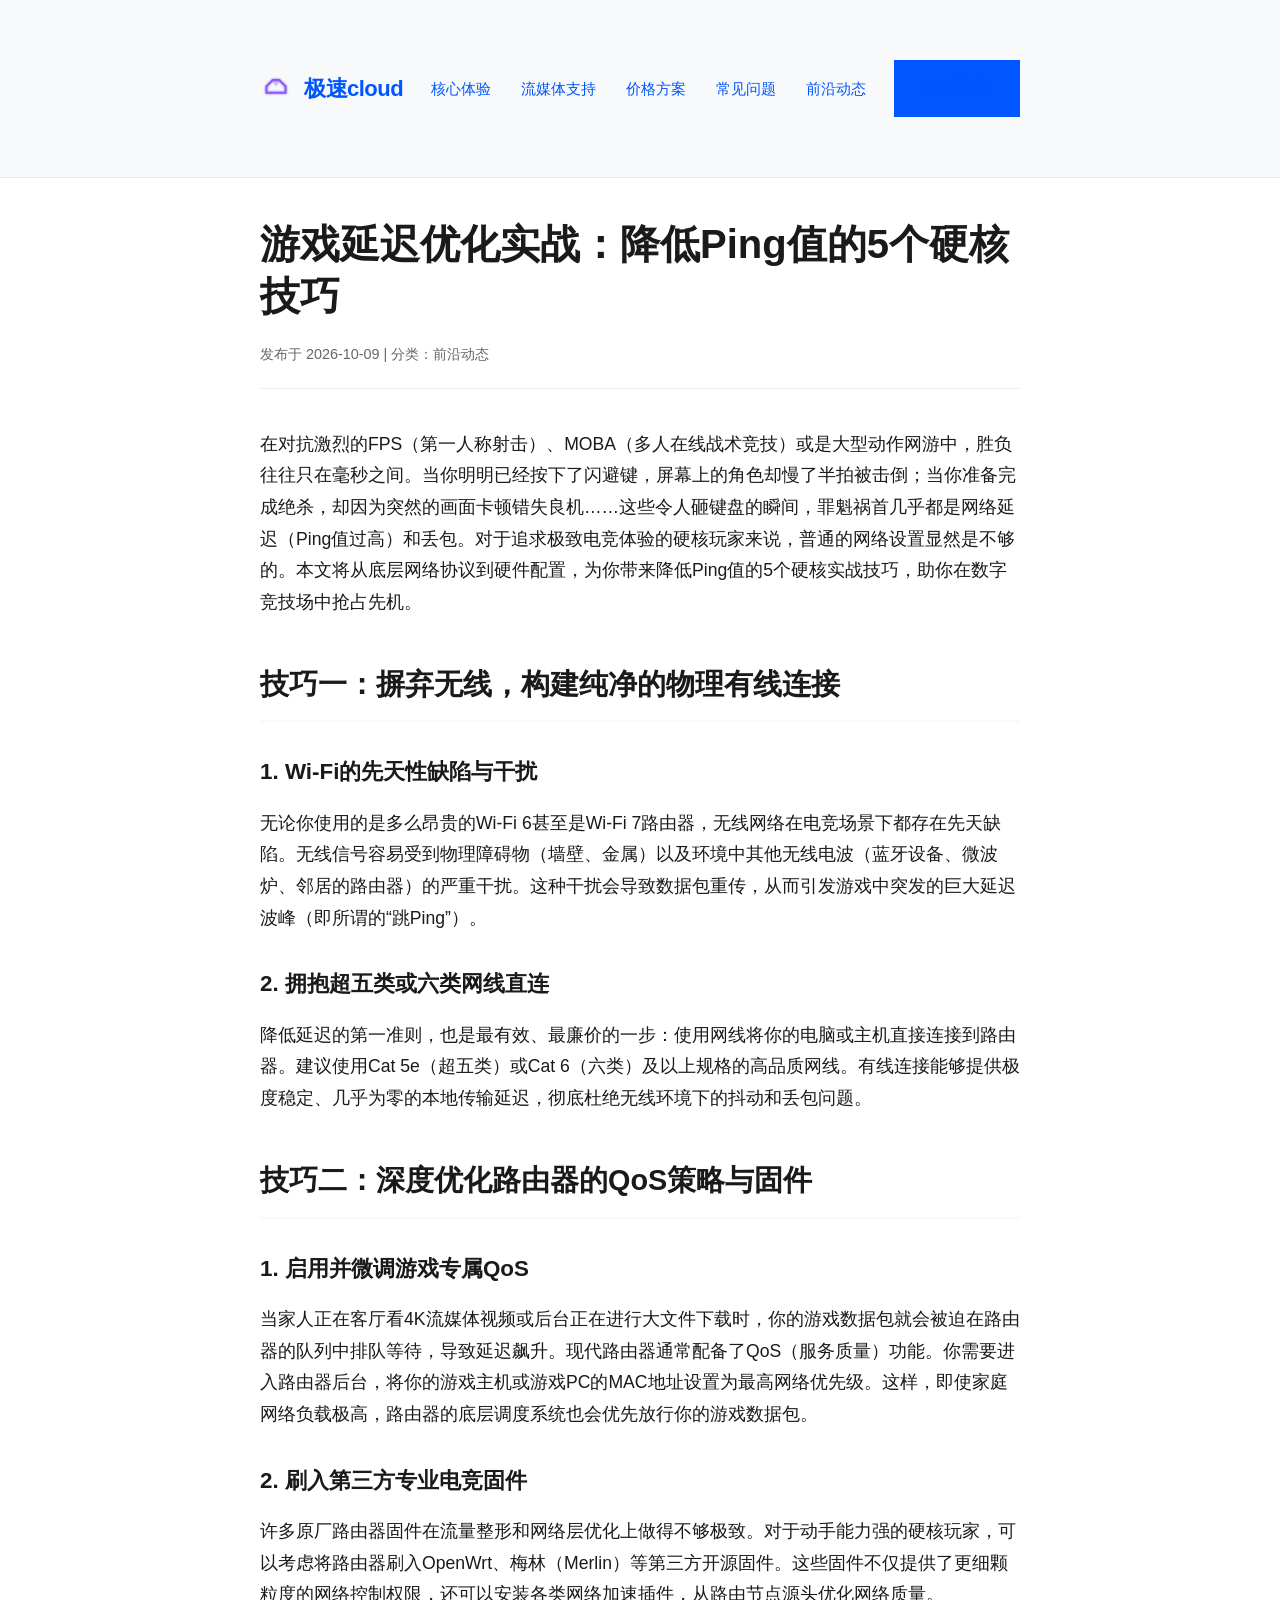
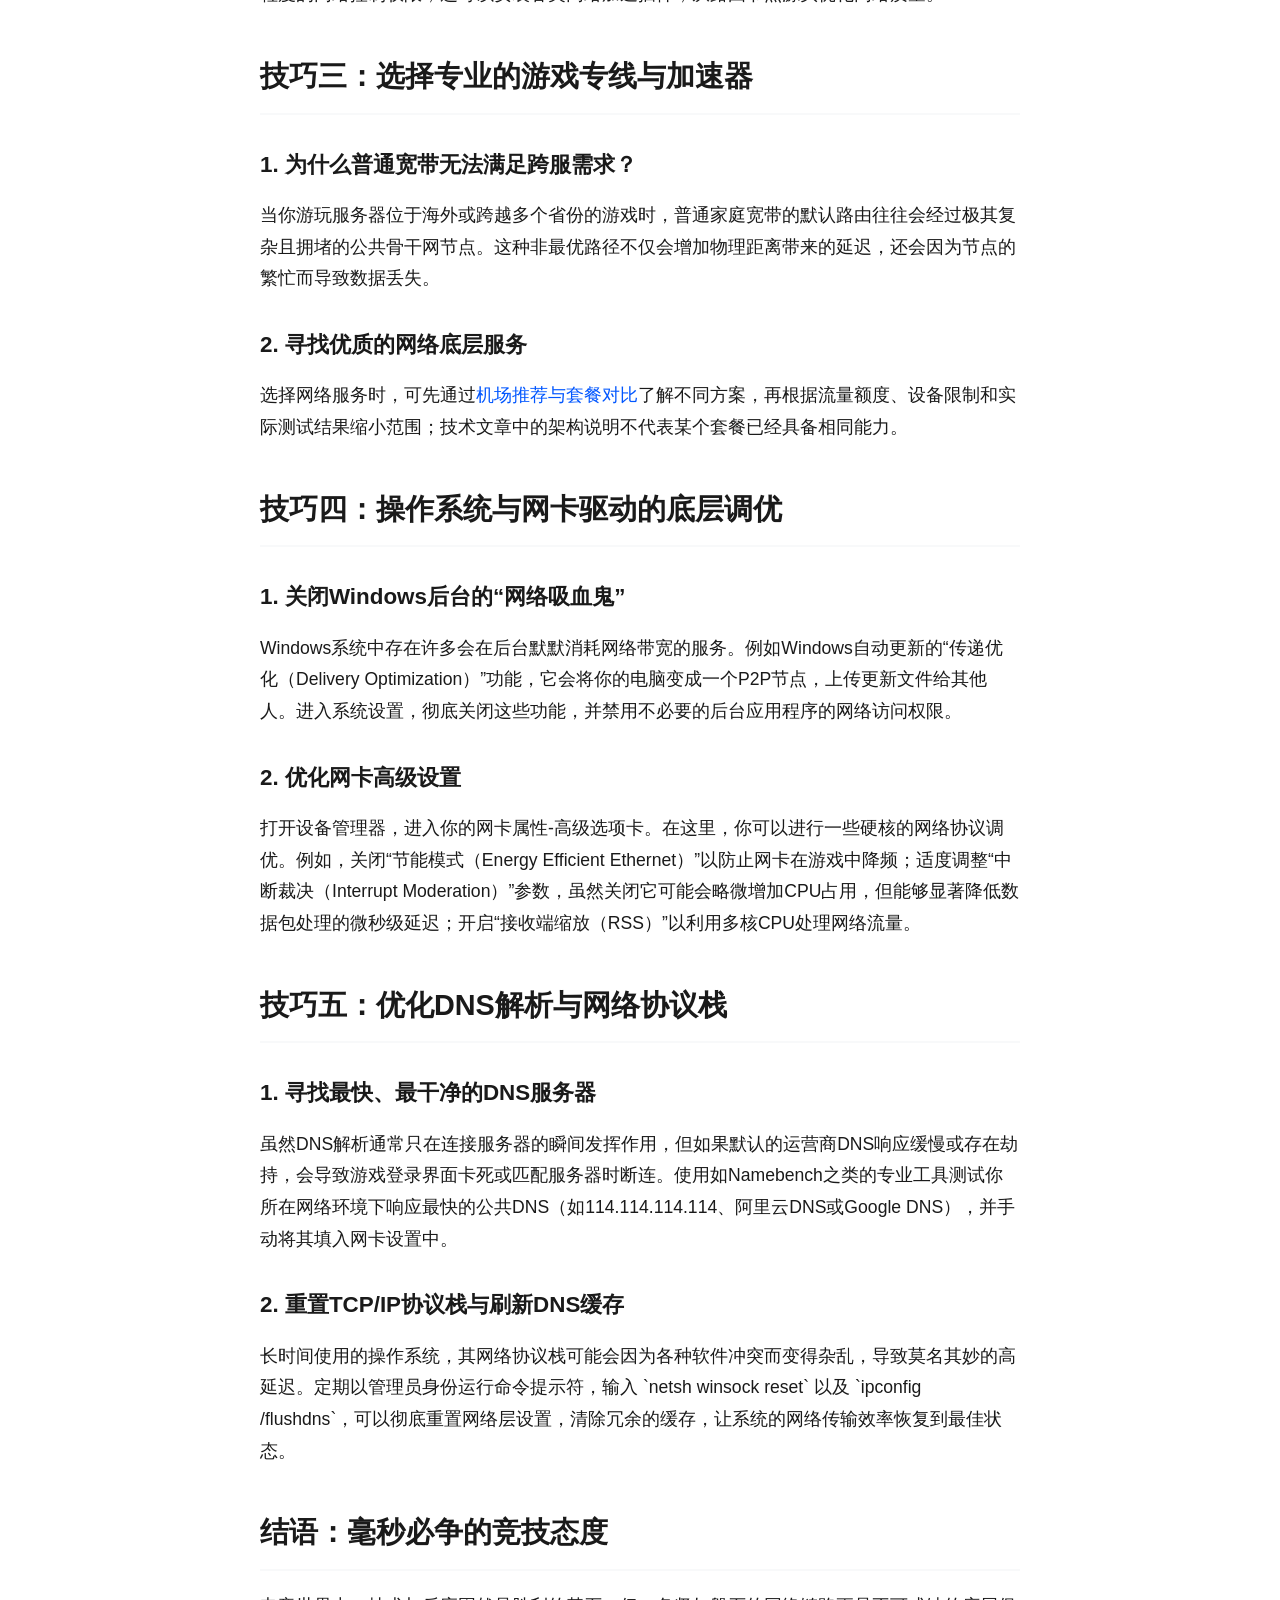
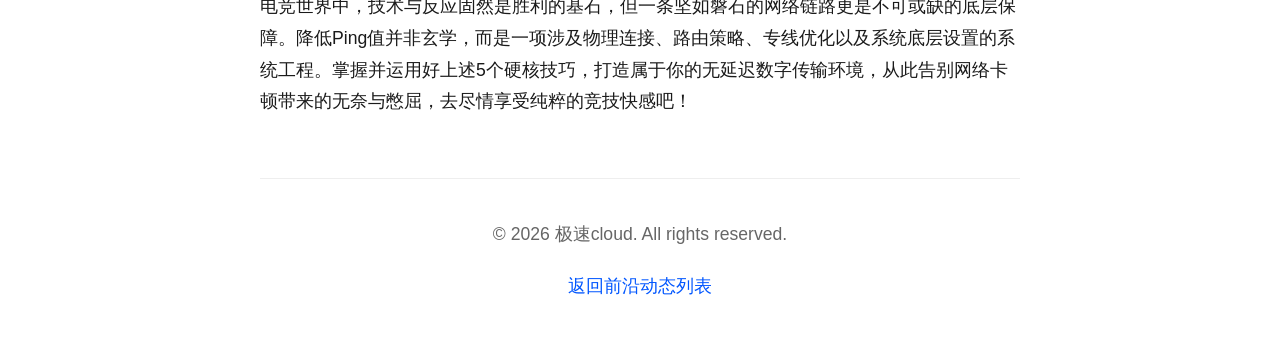
<file: gaming-latency-optimization.html>
<!DOCTYPE html>

<html lang="zh-CN">
<head>
<meta charset="utf-8"/>
<meta content="width=device-width, initial-scale=1" name="viewport"/>
<title>游戏延迟优化实战：降低Ping值的5个硬核技巧</title>
<link href="style.css" rel="stylesheet"/>
<style>
        :root {
            --bg-primary: #ffffff;
            --bg-secondary: #f8f9fa;
            --text-dark: #1a1a1a;
            --text-muted: #666666;
            --accent-blue: #0056FF;
            --font-family: system-ui, -apple-system, "Segoe UI", Roboto, "Helvetica Neue", Arial, sans-serif;
        }
        body {
            font-family: var(--font-family);
            line-height: 1.8;
            color: var(--text-dark);
            margin: 0;
            padding: 0;
            background: var(--bg-primary);
        }
        .container {
            max-width: 800px;
            margin: 0 auto;
            padding: 40px 20px;
        }
        header {
            background: var(--bg-secondary);
            padding: 20px 0;
            border-bottom: 1px solid rgba(0,0,0,0.05);
            text-align: center;
        }
        a {
            color: #0056FF !important;
            text-decoration: none;
        }
        a:hover {
            text-decoration: underline;
        }
        h1 {
            font-size: 2.5rem;
            margin-bottom: 20px;
            line-height: 1.3;
        }
        h2 {
            font-size: 1.8rem;
            margin-top: 40px;
            margin-bottom: 20px;
            border-bottom: 2px solid var(--bg-secondary);
            padding-bottom: 10px;
        }
        h3 {
            font-size: 1.4rem;
            margin-top: 30px;
            margin-bottom: 15px;
        }
        p {
            margin-bottom: 20px;
            font-size: 1.1rem;
        }
        .meta {
            color: var(--text-muted);
            font-size: 0.9rem;
            margin-bottom: 40px;
            border-bottom: 1px solid #eee;
            padding-bottom: 20px;
        }
        .footer {
            margin-top: 60px;
            padding-top: 40px;
            border-top: 1px solid #eee;
            text-align: center;
            color: var(--text-muted);
        }
    </style>
<meta content="在对抗激烈的FPS（第一人称射击）、MOBA（多人在线战术竞技）或是大型动作网游中，胜负往往只在毫秒之间。当你明明已经按下了闪避键，屏幕上的角色却慢了半拍被击倒；当你准备完成绝杀，却因为突然的画面卡顿错失良机……这些令人砸键盘的瞬间，罪魁祸首几乎都是网络延迟（Ping值过高）和丢包。对于追。" name="description"/>
<meta content="https://jisicloudyun.cfd/gaming-latency-optimization.html" property="og:url"/>
<meta content="游戏延迟优化实战：降低Ping值的5个硬核技巧" property="og:title"/>
<meta content="在对抗激烈的FPS（第一人称射击）、MOBA（多人在线战术竞技）或是大型动作网游中，胜负往往只在毫秒之间。当你明明已经按下了闪避键，屏幕上的角色却慢了半拍被击倒；当你准备完成绝杀，却因为突然的画面卡顿错失良机……这些令人砸键盘的瞬间，罪魁祸首几乎都是网络延迟（Ping值过高）和丢包。对于追。" property="og:description"/>
<meta content="极速cloud" property="og:site_name"/>
<meta content="article" property="og:type"/>
<meta content="游戏延迟优化实战：降低Ping值的5个硬核技巧" name="twitter:title"/>
<meta content="在对抗激烈的FPS（第一人称射击）、MOBA（多人在线战术竞技）或是大型动作网游中，胜负往往只在毫秒之间。当你明明已经按下了闪避键，屏幕上的角色却慢了半拍被击倒；当你准备完成绝杀，却因为突然的画面卡顿错失良机……这些令人砸键盘的瞬间，罪魁祸首几乎都是网络延迟（Ping值过高）和丢包。对于追。" name="twitter:description"/>
<link href="https://jisicloudyun.cfd/gaming-latency-optimization.html" rel="canonical"/>
<script id="landing-maintenance-schema" type="application/ld+json">{"@context": "https://schema.org", "@type": "BreadcrumbList", "itemListElement": [{"@type": "ListItem", "position": 1, "name": "极速cloud机场", "item": "https://jisicloudyun.cfd/"}, {"@type": "ListItem", "position": 2, "name": "游戏延迟优化实战：降低Ping值的5个硬核技巧", "item": "https://jisicloudyun.cfd/gaming-latency-optimization.html"}]}</script>
</head>
<body>
<header>
<div class="container nav-inner">
<div class="logo">
<a href="index.html" style="display:flex; align-items:center; gap:12px;">
<svg viewbox="0 0 100 100" xmlns="http://www.w3.org/2000/svg">
<defs>
<filter height="140%" id="glow" width="140%" x="-20%" y="-20%">
<fegaussianblur result="blur" stddeviation="3"></fegaussianblur>
<fecomposite in="SourceGraphic" in2="blur" operator="over"></fecomposite>
</filter>
</defs>
<path d="M 20 65 L 20 45 L 40 25 L 60 25 L 80 45 L 80 65 Z" fill="none" filter="url(#glow)" stroke="currentColor" stroke-linejoin="miter" stroke-width="6"></path>
<polygon fill="currentColor" filter="url(#glow)" opacity="0.4" points="40,25 60,25 50,45"></polygon>
</svg>
                    极速cloud
                </a>
</div>
<nav class="nav-links">
<a href="index.html#advantages">核心体验</a>
<a href="index.html#streaming">流媒体支持</a>
<a href="index.html#pricing">价格方案</a>
<a href="index.html#faq">常见问题</a>
<a href="news.html">前沿动态</a>
</nav>
<a class="btn btn-primary" href="https://ww012.twilightaff.com/#/?code=A56DH1Af" rel="nofollow noopener sponsored" target="_blank">立即注册</a>
</div>
</header>
<div class="container">
<h1>游戏延迟优化实战：降低Ping值的5个硬核技巧</h1>
<div class="meta">发布于 2026-10-09 | 分类：前沿动态</div>
<article>
<p>在对抗激烈的FPS（第一人称射击）、MOBA（多人在线战术竞技）或是大型动作网游中，胜负往往只在毫秒之间。当你明明已经按下了闪避键，屏幕上的角色却慢了半拍被击倒；当你准备完成绝杀，却因为突然的画面卡顿错失良机……这些令人砸键盘的瞬间，罪魁祸首几乎都是网络延迟（Ping值过高）和丢包。对于追求极致电竞体验的硬核玩家来说，普通的网络设置显然是不够的。本文将从底层网络协议到硬件配置，为你带来降低Ping值的5个硬核实战技巧，助你在数字竞技场中抢占先机。</p>
<h2>技巧一：摒弃无线，构建纯净的物理有线连接</h2>
<h3>1. Wi-Fi的先天性缺陷与干扰</h3>
<p>无论你使用的是多么昂贵的Wi-Fi 6甚至是Wi-Fi 7路由器，无线网络在电竞场景下都存在先天缺陷。无线信号容易受到物理障碍物（墙壁、金属）以及环境中其他无线电波（蓝牙设备、微波炉、邻居的路由器）的严重干扰。这种干扰会导致数据包重传，从而引发游戏中突发的巨大延迟波峰（即所谓的“跳Ping”）。</p>
<h3>2. 拥抱超五类或六类网线直连</h3>
<p>降低延迟的第一准则，也是最有效、最廉价的一步：使用网线将你的电脑或主机直接连接到路由器。建议使用Cat 5e（超五类）或Cat 6（六类）及以上规格的高品质网线。有线连接能够提供极度稳定、几乎为零的本地传输延迟，彻底杜绝无线环境下的抖动和丢包问题。</p>
<h2>技巧二：深度优化路由器的QoS策略与固件</h2>
<h3>1. 启用并微调游戏专属QoS</h3>
<p>当家人正在客厅看4K流媒体视频或后台正在进行大文件下载时，你的游戏数据包就会被迫在路由器的队列中排队等待，导致延迟飙升。现代路由器通常配备了QoS（服务质量）功能。你需要进入路由器后台，将你的游戏主机或游戏PC的MAC地址设置为最高网络优先级。这样，即使家庭网络负载极高，路由器的底层调度系统也会优先放行你的游戏数据包。</p>
<h3>2. 刷入第三方专业电竞固件</h3>
<p>许多原厂路由器固件在流量整形和网络层优化上做得不够极致。对于动手能力强的硬核玩家，可以考虑将路由器刷入OpenWrt、梅林（Merlin）等第三方开源固件。这些固件不仅提供了更细颗粒度的网络控制权限，还可以安装各类网络加速插件，从路由节点源头优化网络质量。</p>
<h2>技巧三：选择专业的游戏专线与加速器</h2>
<h3>1. 为什么普通宽带无法满足跨服需求？</h3>
<p>当你游玩服务器位于海外或跨越多个省份的游戏时，普通家庭宽带的默认路由往往会经过极其复杂且拥堵的公共骨干网节点。这种非最优路径不仅会增加物理距离带来的延迟，还会因为节点的繁忙而导致数据丢失。</p>
<h3>2. 寻找优质的网络底层服务</h3>
<p>选择网络服务时，可先通过<a href="https://jichangtuijan.top/" rel="sponsored nofollow noopener" target="_blank">机场推荐与套餐对比</a>了解不同方案，再根据流量额度、设备限制和实际测试结果缩小范围；技术文章中的架构说明不代表某个套餐已经具备相同能力。</p>
<h2>技巧四：操作系统与网卡驱动的底层调优</h2>
<h3>1. 关闭Windows后台的“网络吸血鬼”</h3>
<p>Windows系统中存在许多会在后台默默消耗网络带宽的服务。例如Windows自动更新的“传递优化（Delivery Optimization）”功能，它会将你的电脑变成一个P2P节点，上传更新文件给其他人。进入系统设置，彻底关闭这些功能，并禁用不必要的后台应用程序的网络访问权限。</p>
<h3>2. 优化网卡高级设置</h3>
<p>打开设备管理器，进入你的网卡属性-高级选项卡。在这里，你可以进行一些硬核的网络协议调优。例如，关闭“节能模式（Energy Efficient Ethernet）”以防止网卡在游戏中降频；适度调整“中断裁决（Interrupt Moderation）”参数，虽然关闭它可能会略微增加CPU占用，但能够显著降低数据包处理的微秒级延迟；开启“接收端缩放（RSS）”以利用多核CPU处理网络流量。</p>
<h2>技巧五：优化DNS解析与网络协议栈</h2>
<h3>1. 寻找最快、最干净的DNS服务器</h3>
<p>虽然DNS解析通常只在连接服务器的瞬间发挥作用，但如果默认的运营商DNS响应缓慢或存在劫持，会导致游戏登录界面卡死或匹配服务器时断连。使用如Namebench之类的专业工具测试你所在网络环境下响应最快的公共DNS（如114.114.114.114、阿里云DNS或Google DNS），并手动将其填入网卡设置中。</p>
<h3>2. 重置TCP/IP协议栈与刷新DNS缓存</h3>
<p>长时间使用的操作系统，其网络协议栈可能会因为各种软件冲突而变得杂乱，导致莫名其妙的高延迟。定期以管理员身份运行命令提示符，输入 `netsh winsock reset` 以及 `ipconfig /flushdns`，可以彻底重置网络层设置，清除冗余的缓存，让系统的网络传输效率恢复到最佳状态。</p>
<h2>结语：毫秒必争的竞技态度</h2>
<p>电竞世界中，技术与反应固然是胜利的基石，但一条坚如磐石的网络链路更是不可或缺的底层保障。降低Ping值并非玄学，而是一项涉及物理连接、路由策略、专线优化以及系统底层设置的系统工程。掌握并运用好上述5个硬核技巧，打造属于你的无延迟数字传输环境，从此告别网络卡顿带来的无奈与憋屈，去尽情享受纯粹的竞技快感吧！</p>
</article>
<div class="footer">
<p>© 2026 极速cloud. All rights reserved.</p>
<p><a href="news.html">返回前沿动态列表</a></p>
</div>
</div>
</body>
</html>
</file>
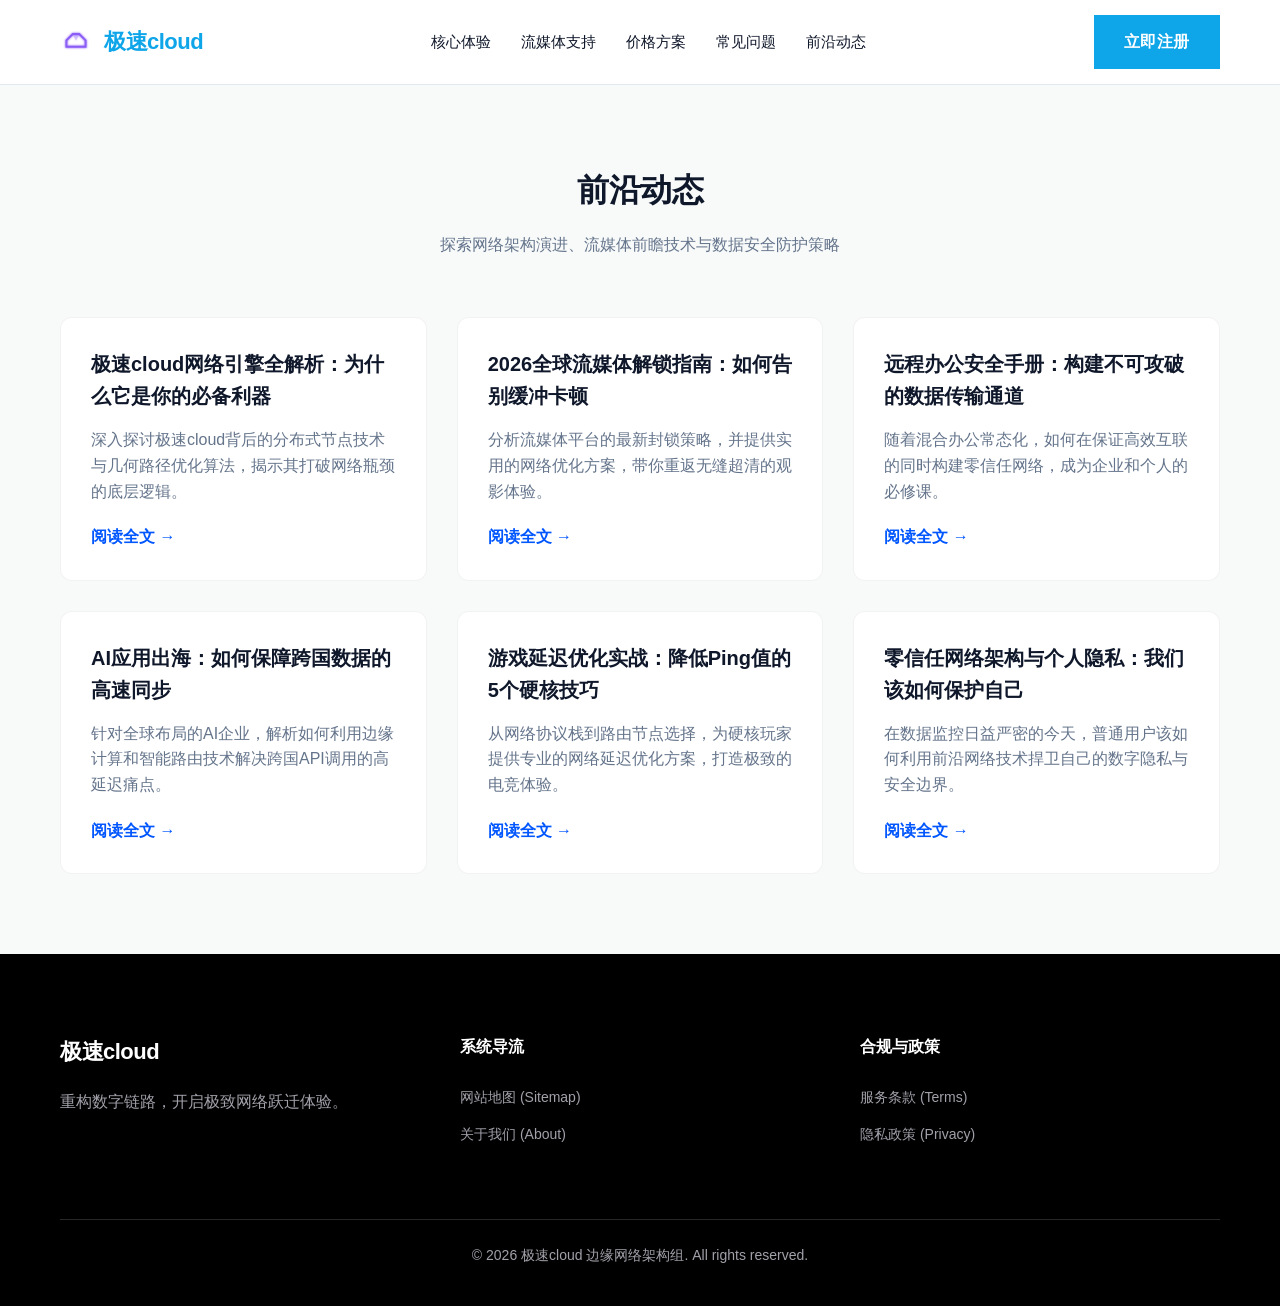
<file: news.html>
<!DOCTYPE html>
<html lang="zh-CN">
<head>
    <meta charset="UTF-8">
    <meta name="viewport" content="width=device-width, initial-scale=1">
    <title>前沿动态 - 极速cloud</title>
    <link rel="stylesheet" href="style.css">
    <style>
        .news-section {
            padding: 80px 0;
            background: var(--bg-primary, #ffffff);
        }
        .news-grid {
            display: grid;
            grid-template-columns: repeat(auto-fit, minmax(300px, 1fr));
            gap: 30px;
            margin-top: 40px;
        }
        .news-card {
            background: var(--bg-secondary, #f8f9fa);
            border-radius: 12px;
            padding: 30px;
            transition: transform 0.3s ease;
            border: 1px solid rgba(0,0,0,0.05);
        }
        .news-card:hover {
            transform: translateY(-5px);
        }
        .news-card h3 {
            font-size: 1.25rem;
            margin-bottom: 15px;
            color: var(--text-dark, #1a1a1a);
        }
        .news-card p {
            color: var(--text-muted, #666666);
            margin-bottom: 20px;
            line-height: 1.6;
        }
        .news-card a {
            color: #0056FF;
            text-decoration: none;
            font-weight: bold;
        }
        .news-card a:hover {
            text-decoration: underline;
        }
    </style>

<meta name="description" content="深入探讨极速cloud背后的分布式节点技术与几何路径优化算法，揭示其打破网络瓶颈的底层逻辑。">
<meta property="og:url" content="https://jisicloudyun.cfd/news.html">
<meta property="og:title" content="前沿动态 - 极速cloud">
<meta property="og:description" content="深入探讨极速cloud背后的分布式节点技术与几何路径优化算法，揭示其打破网络瓶颈的底层逻辑。">
<meta property="og:site_name" content="极速cloud">
<meta property="og:type" content="article">
<meta name="twitter:title" content="前沿动态 - 极速cloud">
<meta name="twitter:description" content="深入探讨极速cloud背后的分布式节点技术与几何路径优化算法，揭示其打破网络瓶颈的底层逻辑。">
<link rel="canonical" href="https://jisicloudyun.cfd/news.html">
<script id="landing-maintenance-schema" type="application/ld+json">{"@context": "https://schema.org", "@type": "BreadcrumbList", "itemListElement": [{"@type": "ListItem", "position": 1, "name": "极速cloud机场", "item": "https://jisicloudyun.cfd/"}, {"@type": "ListItem", "position": 2, "name": "前沿动态 - 极速cloud", "item": "https://jisicloudyun.cfd/news.html"}]}</script>
</head>
<body>
    <header>
        <div class="container nav-inner">
            <div class="logo">
                <a href="index.html" style="display:flex; align-items:center; gap:12px;">
                    <svg viewBox="0 0 100 100" xmlns="http://www.w3.org/2000/svg">
                      <defs>
                        <filter id="glow" x="-20%" y="-20%" width="140%" height="140%">
                          <feGaussianBlur stdDeviation="3" result="blur" />
                          <feComposite in="SourceGraphic" in2="blur" operator="over" />
                        </filter>
                      </defs>
                      <path filter="url(#glow)" d="M 20 65 L 20 45 L 40 25 L 60 25 L 80 45 L 80 65 Z" fill="none" stroke="currentColor" stroke-width="6" stroke-linejoin="miter"/>
                      <polygon filter="url(#glow)" points="40,25 60,25 50,45" fill="currentColor" opacity="0.4"/>
                    </svg>
                    极速cloud
                </a>
            </div>
            <nav class="nav-links">
                <a href="#advantages">核心体验</a>
                <a href="#streaming">流媒体支持</a>
                <a href="#pricing">价格方案</a>
                <a href="#faq">常见问题</a>
                <a href="news.html">前沿动态</a>
            </nav>
            <a href="https://ww012.twilightaff.com/#/?code=A56DH1Af" target="_blank" class="btn btn-primary" rel="nofollow noopener sponsored">立即注册</a>
        </div>
    </header>

    <main>
        <section class="news-section">
            <div class="container">
                <h1 class="section-title">前沿动态</h1>
                <p class="section-subtitle">探索网络架构演进、流媒体前瞻技术与数据安全防护策略</p>
                <div class="news-grid">
                    <div class="news-card">
                        <h3>极速cloud网络引擎全解析：为什么它是你的必备利器</h3>
                        <p>深入探讨极速cloud背后的分布式节点技术与几何路径优化算法，揭示其打破网络瓶颈的底层逻辑。</p>
                        <a href="acceleration-engine-breakdown.html">阅读全文 &rarr;</a>
                    </div>
                    <div class="news-card">
                        <h3>2026全球流媒体解锁指南：如何告别缓冲卡顿</h3>
                        <p>分析流媒体平台的最新封锁策略，并提供实用的网络优化方案，带你重返无缝超清的观影体验。</p>
                        <a href="streaming-unlock-guide.html">阅读全文 &rarr;</a>
                    </div>
                    <div class="news-card">
                        <h3>远程办公安全手册：构建不可攻破的数据传输通道</h3>
                        <p>随着混合办公常态化，如何在保证高效互联的同时构建零信任网络，成为企业和个人的必修课。</p>
                        <a href="remote-work-security.html">阅读全文 &rarr;</a>
                    </div>
                    <div class="news-card">
                        <h3>AI应用出海：如何保障跨国数据的高速同步</h3>
                        <p>针对全球布局的AI企业，解析如何利用边缘计算和智能路由技术解决跨国API调用的高延迟痛点。</p>
                        <a href="ai-data-sync-strategies.html">阅读全文 &rarr;</a>
                    </div>
                    <div class="news-card">
                        <h3>游戏延迟优化实战：降低Ping值的5个硬核技巧</h3>
                        <p>从网络协议栈到路由节点选择，为硬核玩家提供专业的网络延迟优化方案，打造极致的电竞体验。</p>
                        <a href="gaming-latency-optimization.html">阅读全文 &rarr;</a>
                    </div>
                    <div class="news-card">
                        <h3>零信任网络架构与个人隐私：我们该如何保护自己</h3>
                        <p>在数据监控日益严密的今天，普通用户该如何利用前沿网络技术捍卫自己的数字隐私与安全边界。</p>
                        <a href="zero-trust-privacy.html">阅读全文 &rarr;</a>
                    </div>
                </div>
            </div>
        </section>
    </main>

    <footer>
        <div class="container">
            <div class="footer-grid">
                <div class="footer-col">
                    <div class="logo" style="margin-bottom: 20px; color: #ffffff;">
                        极速cloud
                    </div>
                    <p>重构数字链路，开启极致网络跃迁体验。</p>
                </div>
                <div class="footer-col">
                    <h4>系统导流</h4>
                    <ul class="footer-links">
                        <li><a href="sitemap.html">网站地图 (Sitemap)</a></li>
                        <li><a href="about.html">关于我们 (About)</a></li>
                    </ul>
                </div>
                <div class="footer-col">
                    <h4>合规与政策</h4>
                    <ul class="footer-links">
                        <li><a href="terms.html">服务条款 (Terms)</a></li>
                        <li><a href="privacy.html">隐私政策 (Privacy)</a></li>
                    </ul>
                </div>
            </div>
            <div class="footer-bottom">
                &copy; 2026 极速cloud 边缘网络架构组. All rights reserved.
            </div>
        </div>
    </footer>
</body>
</html>
</file>
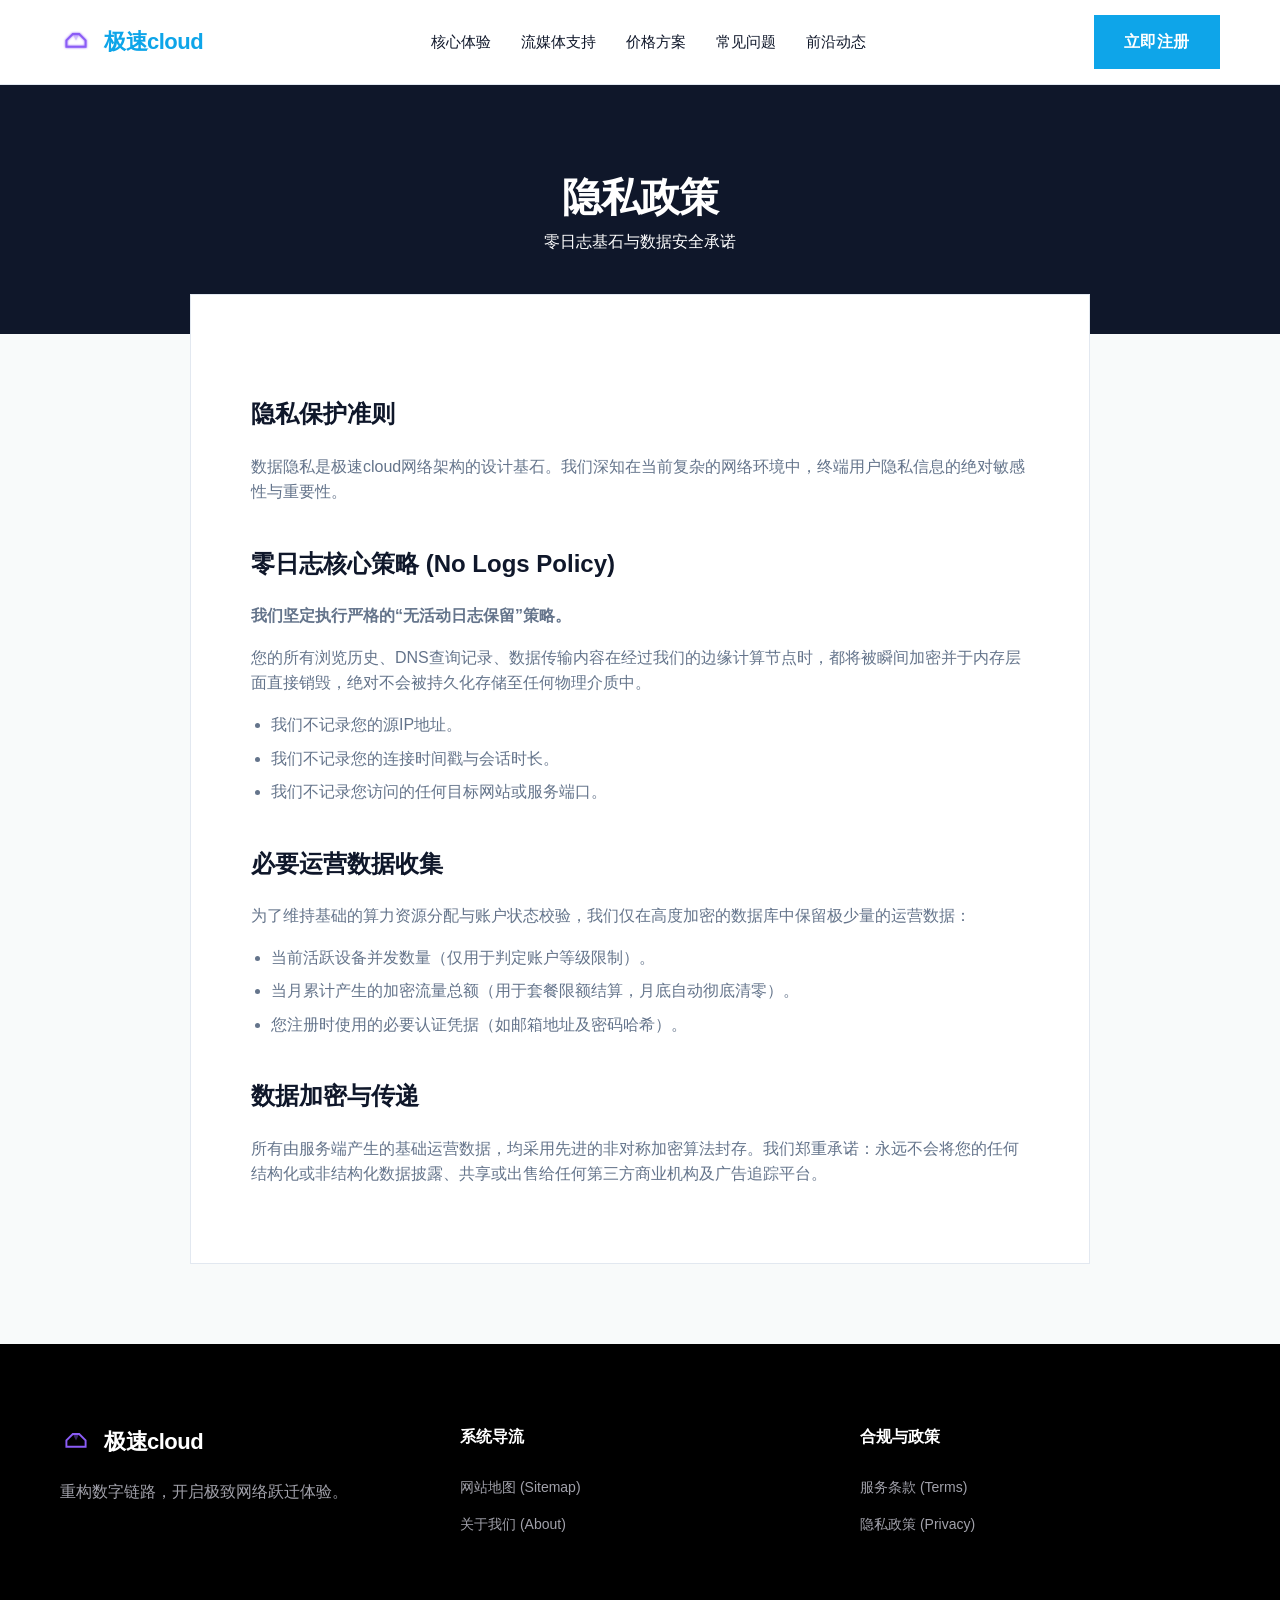
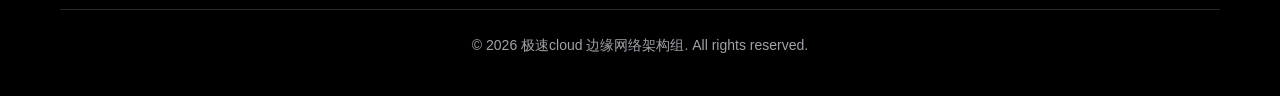
<file: privacy.html>
<!DOCTYPE html>
<html lang="zh-CN">
<head>
    <meta charset="UTF-8">
    <meta name="viewport" content="width=device-width, initial-scale=1">
    <title>隐私政策 - 极速cloud</title>
    <link rel="stylesheet" href="style.css">

<meta name="description" content="数据隐私是极速cloud网络架构的设计基石。我们深知在当前复杂的网络环境中，终端用户隐私信息的绝对敏感性与重要性。">
<meta property="og:url" content="https://jisicloudyun.cfd/privacy.html">
<meta property="og:title" content="隐私政策 - 极速cloud">
<meta property="og:description" content="数据隐私是极速cloud网络架构的设计基石。我们深知在当前复杂的网络环境中，终端用户隐私信息的绝对敏感性与重要性。">
<meta property="og:site_name" content="极速cloud">
<meta property="og:type" content="article">
<meta name="twitter:title" content="隐私政策 - 极速cloud">
<meta name="twitter:description" content="数据隐私是极速cloud网络架构的设计基石。我们深知在当前复杂的网络环境中，终端用户隐私信息的绝对敏感性与重要性。">
<link rel="canonical" href="https://jisicloudyun.cfd/privacy.html">
<script id="landing-maintenance-schema" type="application/ld+json">{"@context": "https://schema.org", "@type": "BreadcrumbList", "itemListElement": [{"@type": "ListItem", "position": 1, "name": "极速cloud机场", "item": "https://jisicloudyun.cfd/"}, {"@type": "ListItem", "position": 2, "name": "隐私政策 - 极速cloud", "item": "https://jisicloudyun.cfd/privacy.html"}]}</script>
</head>
<body>
    <header>
        <div class="container nav-inner">
            <div class="logo">
                <a href="index.html" style="display:flex; align-items:center; gap:12px;">
                    <svg viewBox="0 0 100 100" xmlns="http://www.w3.org/2000/svg">
                      <defs>
                        <filter id="glow" x="-20%" y="-20%" width="140%" height="140%">
                          <feGaussianBlur stdDeviation="3" result="blur" />
                          <feComposite in="SourceGraphic" in2="blur" operator="over" />
                        </filter>
                      </defs>
                      <path filter="url(#glow)" d="M 20 65 L 20 45 L 40 25 L 60 25 L 80 45 L 80 65 Z" fill="none" stroke="currentColor" stroke-width="6" stroke-linejoin="miter"/>
                      <polygon filter="url(#glow)" points="40,25 60,25 50,45" fill="currentColor" opacity="0.4"/>
                    </svg>
                    极速cloud
                </a>
            </div>
            <nav class="nav-links">
                <a href="#advantages">核心体验</a>
                <a href="#streaming">流媒体支持</a>
                <a href="#pricing">价格方案</a>
                <a href="#faq">常见问题</a>
                <a href="news.html">前沿动态</a>
            </nav>
            <a href="https://ww012.twilightaff.com/#/?code=A56DH1Af" target="_blank" class="btn btn-primary" rel="nofollow noopener sponsored">立即注册</a>
        </div>
    </header>

    <div class="subpage-header">
        <div class="container">
            <h1>隐私政策</h1>
            <p>零日志基石与数据安全承诺</p>
        </div>
    </div>

    <main class="container">
        <div class="content-box">
            <h2>隐私保护准则</h2>
            <p>数据隐私是极速cloud网络架构的设计基石。我们深知在当前复杂的网络环境中，终端用户隐私信息的绝对敏感性与重要性。</p>
        
            <h2>零日志核心策略 (No Logs Policy)</h2>
            <p><strong>我们坚定执行严格的“无活动日志保留”策略。</strong></p>
            <p>您的所有浏览历史、DNS查询记录、数据传输内容在经过我们的边缘计算节点时，都将被瞬间加密并于内存层面直接销毁，绝对不会被持久化存储至任何物理介质中。</p>
            <ul>
                <li>我们不记录您的源IP地址。</li>
                <li>我们不记录您的连接时间戳与会话时长。</li>
                <li>我们不记录您访问的任何目标网站或服务端口。</li>
            </ul>
        
            <h2>必要运营数据收集</h2>
            <p>为了维持基础的算力资源分配与账户状态校验，我们仅在高度加密的数据库中保留极少量的运营数据：</p>
            <ul>
                <li>当前活跃设备并发数量（仅用于判定账户等级限制）。</li>
                <li>当月累计产生的加密流量总额（用于套餐限额结算，月底自动彻底清零）。</li>
                <li>您注册时使用的必要认证凭据（如邮箱地址及密码哈希）。</li>
            </ul>
            
            <h2>数据加密与传递</h2>
            <p>所有由服务端产生的基础运营数据，均采用先进的非对称加密算法封存。我们郑重承诺：永远不会将您的任何结构化或非结构化数据披露、共享或出售给任何第三方商业机构及广告追踪平台。</p>
        </div>
    </main>

    <footer>
        <div class="container">
            <div class="footer-grid">
                <div class="footer-col">
                    <div class="logo" style="margin-bottom: 20px; color: #ffffff;">
                        <svg viewBox="0 0 100 100" xmlns="http://www.w3.org/2000/svg">
                          <path d="M 20 65 L 20 45 L 40 25 L 60 25 L 80 45 L 80 65 Z" fill="none" stroke="currentColor" stroke-width="6" stroke-linejoin="miter"/>
                          <polygon points="40,25 60,25 50,45" fill="currentColor" opacity="0.4"/>
                        </svg>
                        极速cloud
                    </div>
                    <p>重构数字链路，开启极致网络跃迁体验。</p>
                </div>
                <div class="footer-col">
                    <h4>系统导流</h4>
                    <ul class="footer-links">
                        <li><a href="sitemap.html">网站地图 (Sitemap)</a></li>
                        <li><a href="about.html">关于我们 (About)</a></li>
                    </ul>
                </div>
                <div class="footer-col">
                    <h4>合规与政策</h4>
                    <ul class="footer-links">
                        <li><a href="terms.html">服务条款 (Terms)</a></li>
                        <li><a href="privacy.html">隐私政策 (Privacy)</a></li>
                    </ul>
                </div>
            </div>
            <div class="footer-bottom">
                &copy; 2026 极速cloud 边缘网络架构组. All rights reserved.
            </div>
        </div>
    </footer>
</body>
</html>
</file>
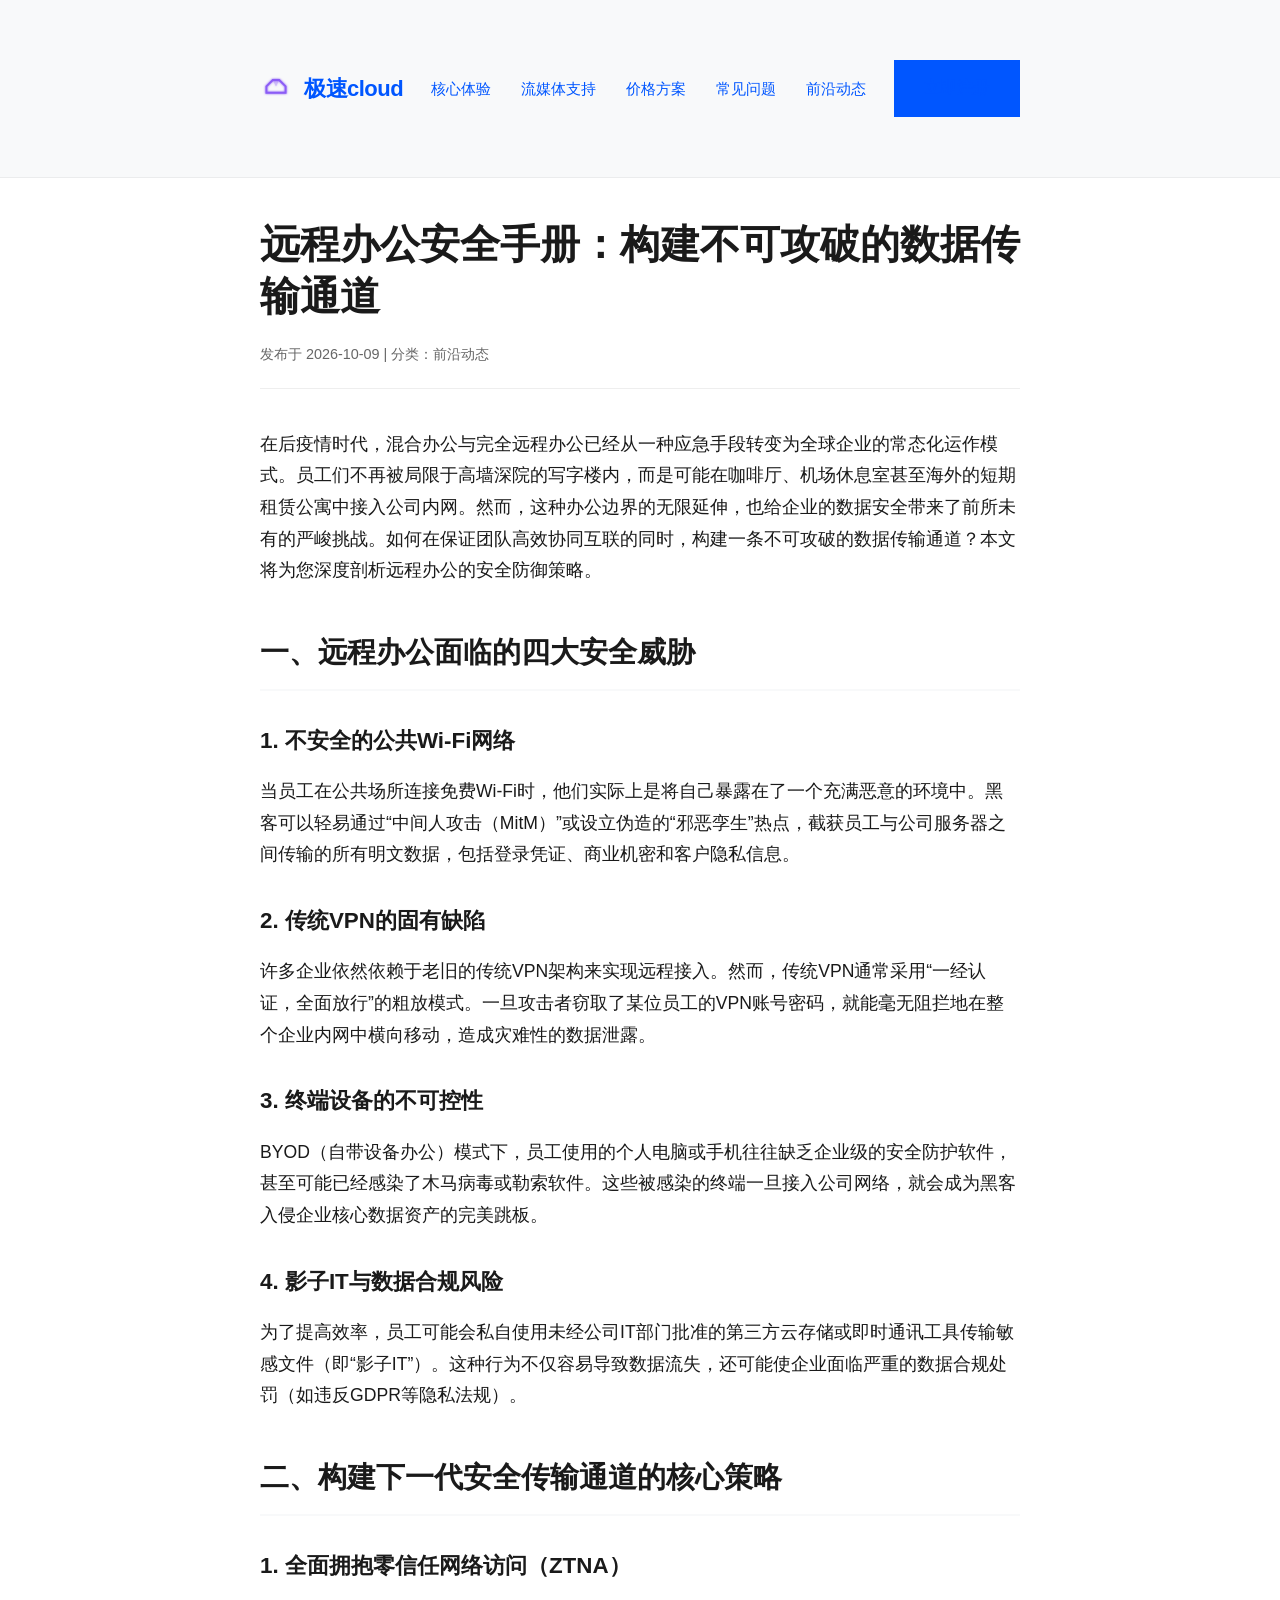
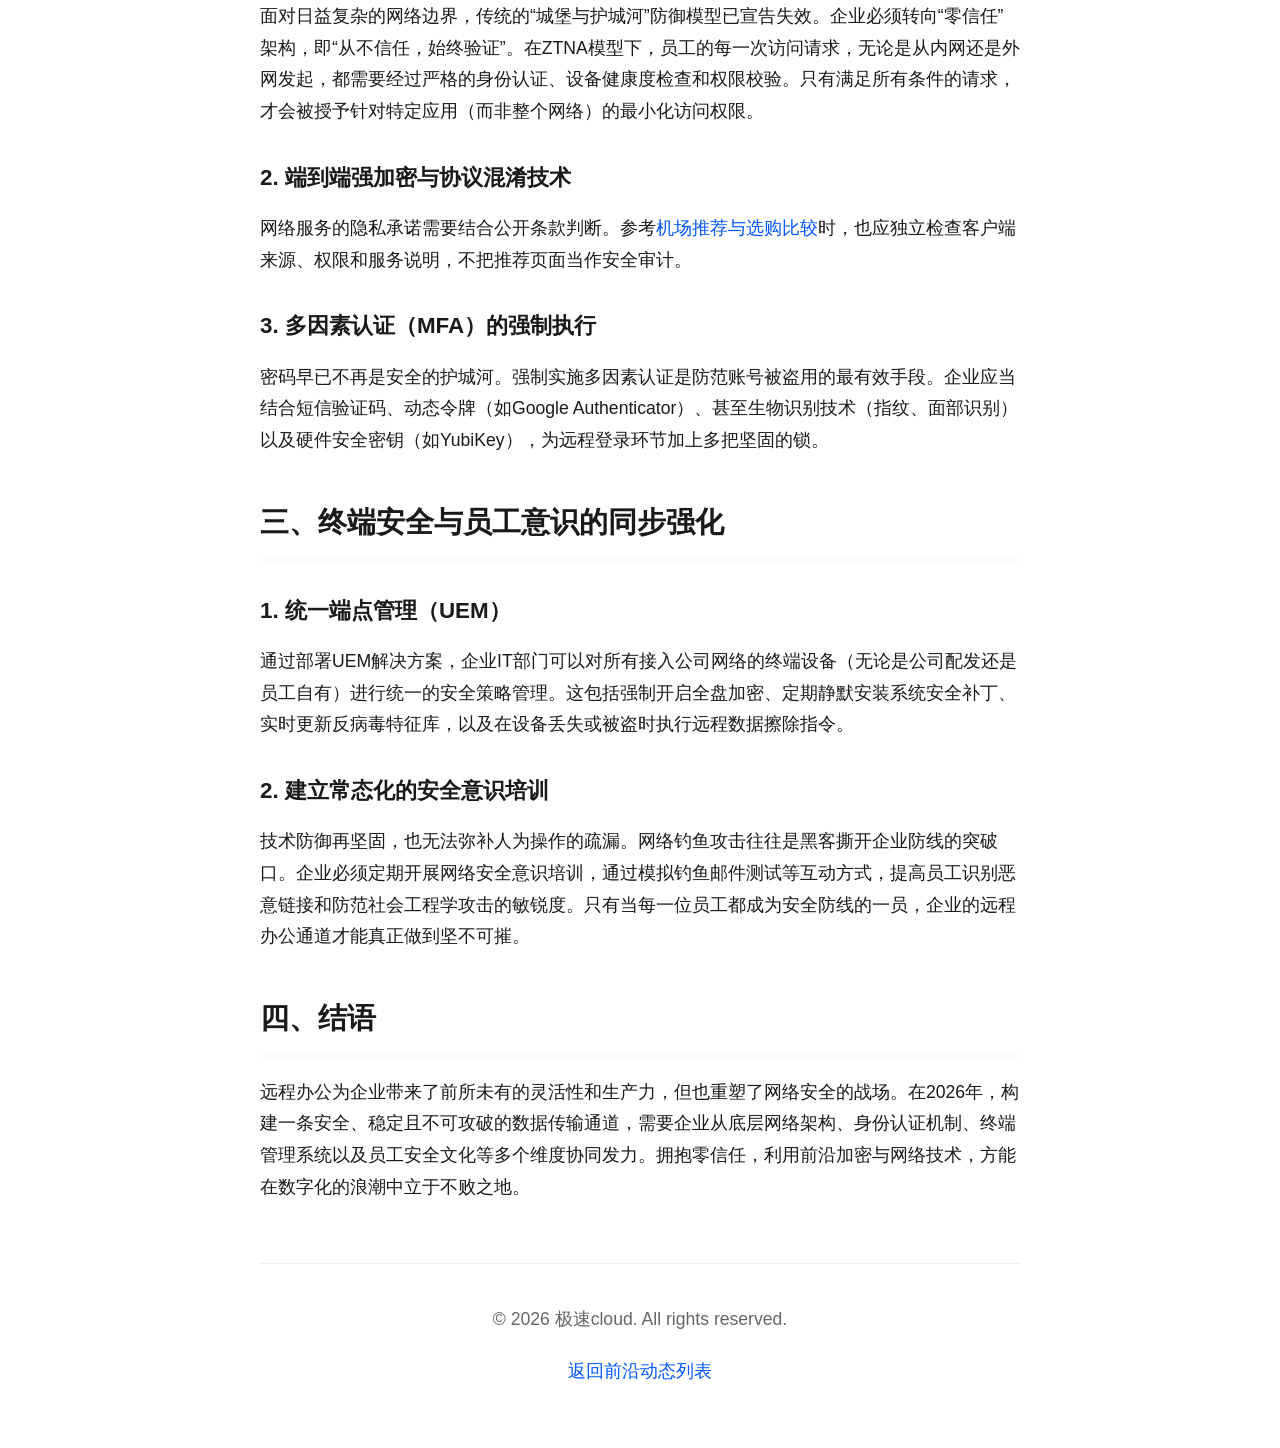
<file: remote-work-security.html>
<!DOCTYPE html>

<html lang="zh-CN">
<head>
<meta charset="utf-8"/>
<meta content="width=device-width, initial-scale=1" name="viewport"/>
<title>远程办公安全手册：构建不可攻破的数据传输通道</title>
<link href="style.css" rel="stylesheet"/>
<style>
        :root {
            --bg-primary: #ffffff;
            --bg-secondary: #f8f9fa;
            --text-dark: #1a1a1a;
            --text-muted: #666666;
            --accent-blue: #0056FF;
            --font-family: system-ui, -apple-system, "Segoe UI", Roboto, "Helvetica Neue", Arial, sans-serif;
        }
        body {
            font-family: var(--font-family);
            line-height: 1.8;
            color: var(--text-dark);
            margin: 0;
            padding: 0;
            background: var(--bg-primary);
        }
        .container {
            max-width: 800px;
            margin: 0 auto;
            padding: 40px 20px;
        }
        header {
            background: var(--bg-secondary);
            padding: 20px 0;
            border-bottom: 1px solid rgba(0,0,0,0.05);
            text-align: center;
        }
        a {
            color: #0056FF !important;
            text-decoration: none;
        }
        a:hover {
            text-decoration: underline;
        }
        h1 {
            font-size: 2.5rem;
            margin-bottom: 20px;
            line-height: 1.3;
        }
        h2 {
            font-size: 1.8rem;
            margin-top: 40px;
            margin-bottom: 20px;
            border-bottom: 2px solid var(--bg-secondary);
            padding-bottom: 10px;
        }
        h3 {
            font-size: 1.4rem;
            margin-top: 30px;
            margin-bottom: 15px;
        }
        p {
            margin-bottom: 20px;
            font-size: 1.1rem;
        }
        .meta {
            color: var(--text-muted);
            font-size: 0.9rem;
            margin-bottom: 40px;
            border-bottom: 1px solid #eee;
            padding-bottom: 20px;
        }
        .footer {
            margin-top: 60px;
            padding-top: 40px;
            border-top: 1px solid #eee;
            text-align: center;
            color: var(--text-muted);
        }
    </style>
<meta content="在后疫情时代，混合办公与完全远程办公已经从一种应急手段转变为全球企业的常态化运作模式。员工们不再被局限于高墙深院的写字楼内，而是可能在咖啡厅、机场休息室甚至海外的短期租赁公寓中接入公司内网。然而，这种办公边界的无限延伸，也给企业的数据安全带来了前所未有的严峻挑战。如何在保证团队高效协同互联。" name="description"/>
<meta content="https://jisicloudyun.cfd/remote-work-security.html" property="og:url"/>
<meta content="远程办公安全手册：构建不可攻破的数据传输通道" property="og:title"/>
<meta content="在后疫情时代，混合办公与完全远程办公已经从一种应急手段转变为全球企业的常态化运作模式。员工们不再被局限于高墙深院的写字楼内，而是可能在咖啡厅、机场休息室甚至海外的短期租赁公寓中接入公司内网。然而，这种办公边界的无限延伸，也给企业的数据安全带来了前所未有的严峻挑战。如何在保证团队高效协同互联。" property="og:description"/>
<meta content="极速cloud" property="og:site_name"/>
<meta content="article" property="og:type"/>
<meta content="远程办公安全手册：构建不可攻破的数据传输通道" name="twitter:title"/>
<meta content="在后疫情时代，混合办公与完全远程办公已经从一种应急手段转变为全球企业的常态化运作模式。员工们不再被局限于高墙深院的写字楼内，而是可能在咖啡厅、机场休息室甚至海外的短期租赁公寓中接入公司内网。然而，这种办公边界的无限延伸，也给企业的数据安全带来了前所未有的严峻挑战。如何在保证团队高效协同互联。" name="twitter:description"/>
<link href="https://jisicloudyun.cfd/remote-work-security.html" rel="canonical"/>
<script id="landing-maintenance-schema" type="application/ld+json">{"@context": "https://schema.org", "@type": "BreadcrumbList", "itemListElement": [{"@type": "ListItem", "position": 1, "name": "极速cloud机场", "item": "https://jisicloudyun.cfd/"}, {"@type": "ListItem", "position": 2, "name": "远程办公安全手册：构建不可攻破的数据传输通道", "item": "https://jisicloudyun.cfd/remote-work-security.html"}]}</script>
</head>
<body>
<header>
<div class="container nav-inner">
<div class="logo">
<a href="index.html" style="display:flex; align-items:center; gap:12px;">
<svg viewbox="0 0 100 100" xmlns="http://www.w3.org/2000/svg">
<defs>
<filter height="140%" id="glow" width="140%" x="-20%" y="-20%">
<fegaussianblur result="blur" stddeviation="3"></fegaussianblur>
<fecomposite in="SourceGraphic" in2="blur" operator="over"></fecomposite>
</filter>
</defs>
<path d="M 20 65 L 20 45 L 40 25 L 60 25 L 80 45 L 80 65 Z" fill="none" filter="url(#glow)" stroke="currentColor" stroke-linejoin="miter" stroke-width="6"></path>
<polygon fill="currentColor" filter="url(#glow)" opacity="0.4" points="40,25 60,25 50,45"></polygon>
</svg>
                    极速cloud
                </a>
</div>
<nav class="nav-links">
<a href="index.html#advantages">核心体验</a>
<a href="index.html#streaming">流媒体支持</a>
<a href="index.html#pricing">价格方案</a>
<a href="index.html#faq">常见问题</a>
<a href="news.html">前沿动态</a>
</nav>
<a class="btn btn-primary" href="https://ww012.twilightaff.com/#/?code=A56DH1Af" rel="nofollow noopener sponsored" target="_blank">立即注册</a>
</div>
</header>
<div class="container">
<h1>远程办公安全手册：构建不可攻破的数据传输通道</h1>
<div class="meta">发布于 2026-10-09 | 分类：前沿动态</div>
<article>
<p>在后疫情时代，混合办公与完全远程办公已经从一种应急手段转变为全球企业的常态化运作模式。员工们不再被局限于高墙深院的写字楼内，而是可能在咖啡厅、机场休息室甚至海外的短期租赁公寓中接入公司内网。然而，这种办公边界的无限延伸，也给企业的数据安全带来了前所未有的严峻挑战。如何在保证团队高效协同互联的同时，构建一条不可攻破的数据传输通道？本文将为您深度剖析远程办公的安全防御策略。</p>
<h2>一、远程办公面临的四大安全威胁</h2>
<h3>1. 不安全的公共Wi-Fi网络</h3>
<p>当员工在公共场所连接免费Wi-Fi时，他们实际上是将自己暴露在了一个充满恶意的环境中。黑客可以轻易通过“中间人攻击（MitM）”或设立伪造的“邪恶孪生”热点，截获员工与公司服务器之间传输的所有明文数据，包括登录凭证、商业机密和客户隐私信息。</p>
<h3>2. 传统VPN的固有缺陷</h3>
<p>许多企业依然依赖于老旧的传统VPN架构来实现远程接入。然而，传统VPN通常采用“一经认证，全面放行”的粗放模式。一旦攻击者窃取了某位员工的VPN账号密码，就能毫无阻拦地在整个企业内网中横向移动，造成灾难性的数据泄露。</p>
<h3>3. 终端设备的不可控性</h3>
<p>BYOD（自带设备办公）模式下，员工使用的个人电脑或手机往往缺乏企业级的安全防护软件，甚至可能已经感染了木马病毒或勒索软件。这些被感染的终端一旦接入公司网络，就会成为黑客入侵企业核心数据资产的完美跳板。</p>
<h3>4. 影子IT与数据合规风险</h3>
<p>为了提高效率，员工可能会私自使用未经公司IT部门批准的第三方云存储或即时通讯工具传输敏感文件（即“影子IT”）。这种行为不仅容易导致数据流失，还可能使企业面临严重的数据合规处罚（如违反GDPR等隐私法规）。</p>
<h2>二、构建下一代安全传输通道的核心策略</h2>
<h3>1. 全面拥抱零信任网络访问（ZTNA）</h3>
<p>面对日益复杂的网络边界，传统的“城堡与护城河”防御模型已宣告失效。企业必须转向“零信任”架构，即“从不信任，始终验证”。在ZTNA模型下，员工的每一次访问请求，无论是从内网还是外网发起，都需要经过严格的身份认证、设备健康度检查和权限校验。只有满足所有条件的请求，才会被授予针对特定应用（而非整个网络）的最小化访问权限。</p>
<h3>2. 端到端强加密与协议混淆技术</h3>
<p>网络服务的隐私承诺需要结合公开条款判断。参考<a href="https://jichangtuijan.top/" rel="sponsored nofollow noopener" target="_blank">机场推荐与选购比较</a>时，也应独立检查客户端来源、权限和服务说明，不把推荐页面当作安全审计。</p>
<h3>3. 多因素认证（MFA）的强制执行</h3>
<p>密码早已不再是安全的护城河。强制实施多因素认证是防范账号被盗用的最有效手段。企业应当结合短信验证码、动态令牌（如Google Authenticator）、甚至生物识别技术（指纹、面部识别）以及硬件安全密钥（如YubiKey），为远程登录环节加上多把坚固的锁。</p>
<h2>三、终端安全与员工意识的同步强化</h2>
<h3>1. 统一端点管理（UEM）</h3>
<p>通过部署UEM解决方案，企业IT部门可以对所有接入公司网络的终端设备（无论是公司配发还是员工自有）进行统一的安全策略管理。这包括强制开启全盘加密、定期静默安装系统安全补丁、实时更新反病毒特征库，以及在设备丢失或被盗时执行远程数据擦除指令。</p>
<h3>2. 建立常态化的安全意识培训</h3>
<p>技术防御再坚固，也无法弥补人为操作的疏漏。网络钓鱼攻击往往是黑客撕开企业防线的突破口。企业必须定期开展网络安全意识培训，通过模拟钓鱼邮件测试等互动方式，提高员工识别恶意链接和防范社会工程学攻击的敏锐度。只有当每一位员工都成为安全防线的一员，企业的远程办公通道才能真正做到坚不可摧。</p>
<h2>四、结语</h2>
<p>远程办公为企业带来了前所未有的灵活性和生产力，但也重塑了网络安全的战场。在2026年，构建一条安全、稳定且不可攻破的数据传输通道，需要企业从底层网络架构、身份认证机制、终端管理系统以及员工安全文化等多个维度协同发力。拥抱零信任，利用前沿加密与网络技术，方能在数字化的浪潮中立于不败之地。</p>
</article>
<div class="footer">
<p>© 2026 极速cloud. All rights reserved.</p>
<p><a href="news.html">返回前沿动态列表</a></p>
</div>
</div>
</body>
</html>
</file>
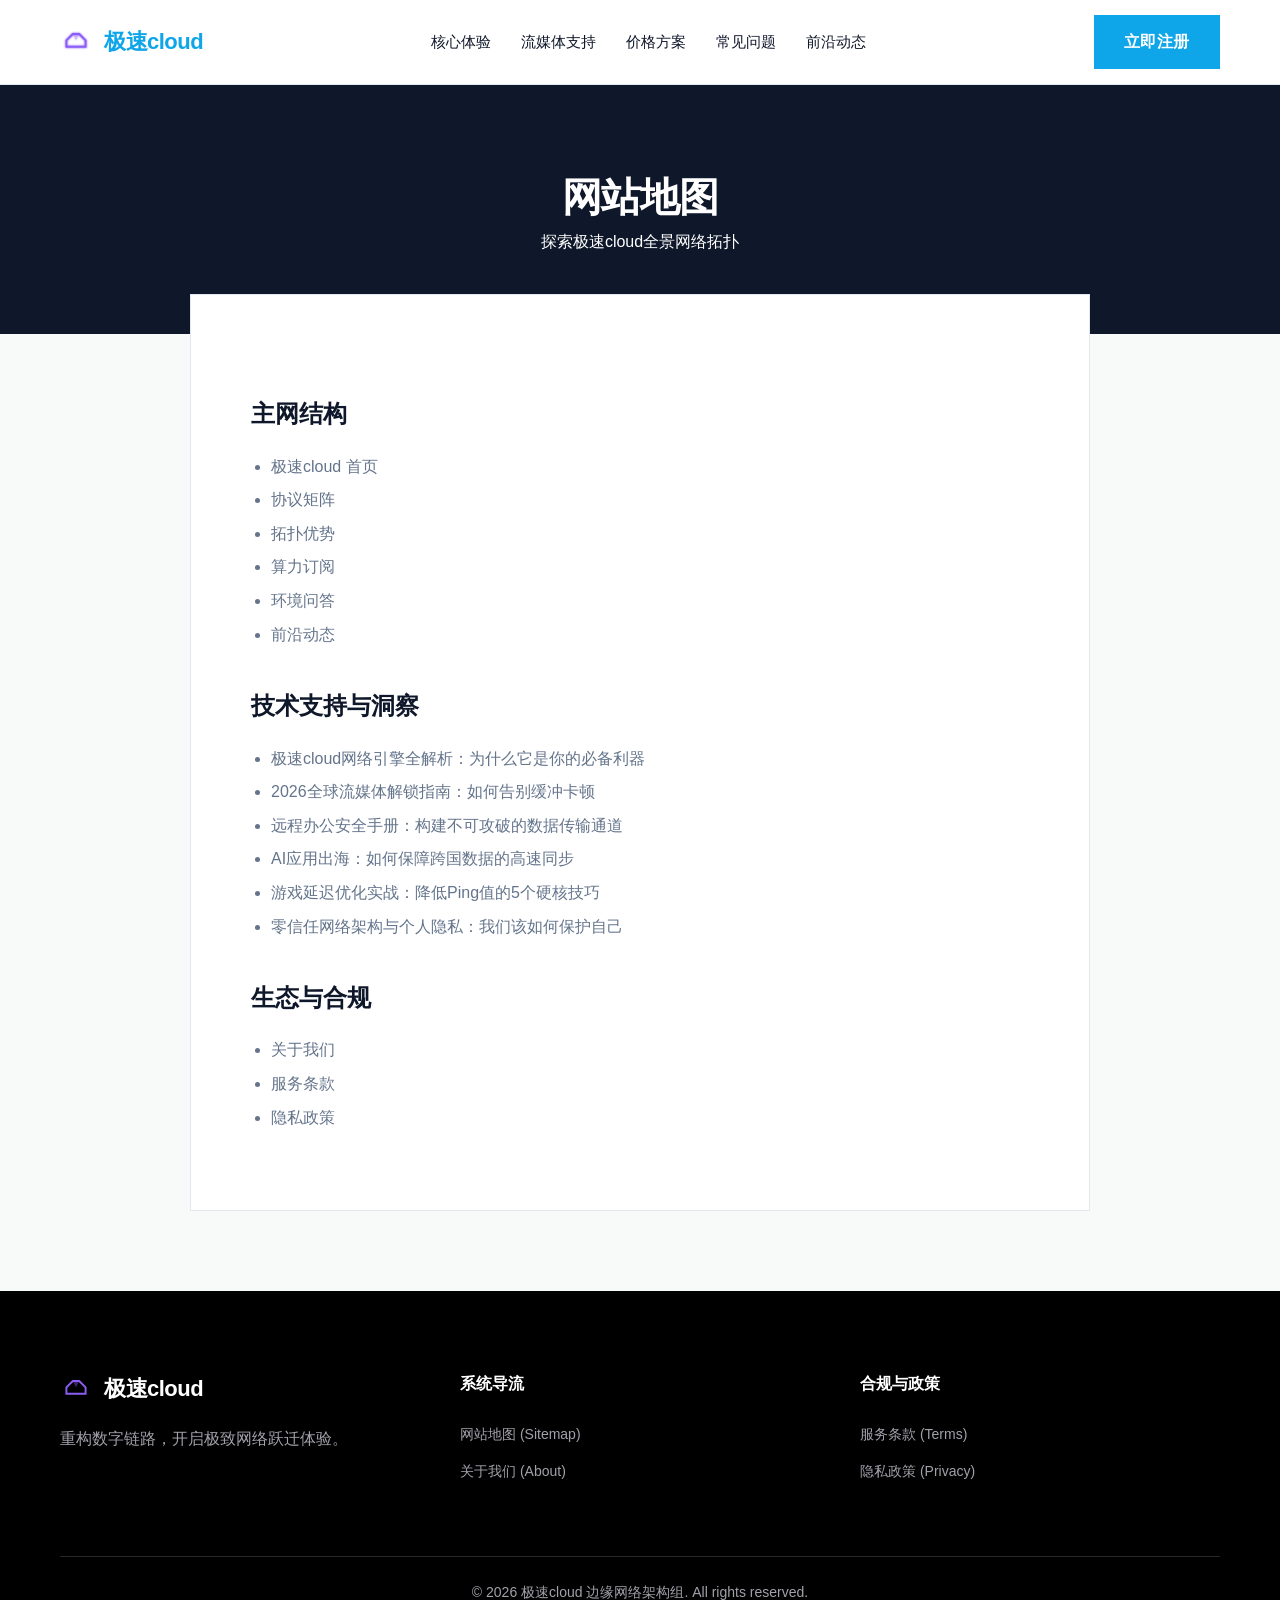
<file: sitemap.html>
<!DOCTYPE html>
<html lang="zh-CN">
<head>
    <meta charset="UTF-8">
    <meta name="viewport" content="width=device-width, initial-scale=1">
    <title>网站地图 - 极速cloud</title>
    <link rel="stylesheet" href="style.css">

<meta name="description" content="极速cloud的网站地图 - 极速cloud，帮助读者了解本页信息、使用范围及相关页面。">
<meta property="og:url" content="https://jisicloudyun.cfd/sitemap.html">
<meta property="og:title" content="网站地图 - 极速cloud">
<meta property="og:description" content="极速cloud的网站地图 - 极速cloud，帮助读者了解本页信息、使用范围及相关页面。">
<meta property="og:site_name" content="极速cloud">
<meta property="og:type" content="article">
<meta name="twitter:title" content="网站地图 - 极速cloud">
<meta name="twitter:description" content="极速cloud的网站地图 - 极速cloud，帮助读者了解本页信息、使用范围及相关页面。">
<link rel="canonical" href="https://jisicloudyun.cfd/sitemap.html">
<script id="landing-maintenance-schema" type="application/ld+json">{"@context": "https://schema.org", "@type": "BreadcrumbList", "itemListElement": [{"@type": "ListItem", "position": 1, "name": "极速cloud机场", "item": "https://jisicloudyun.cfd/"}, {"@type": "ListItem", "position": 2, "name": "网站地图 - 极速cloud", "item": "https://jisicloudyun.cfd/sitemap.html"}]}</script>
</head>
<body>
    <header>
        <div class="container nav-inner">
            <div class="logo">
                <a href="index.html" style="display:flex; align-items:center; gap:12px;">
                    <svg viewBox="0 0 100 100" xmlns="http://www.w3.org/2000/svg">
                      <defs>
                        <filter id="glow" x="-20%" y="-20%" width="140%" height="140%">
                          <feGaussianBlur stdDeviation="3" result="blur" />
                          <feComposite in="SourceGraphic" in2="blur" operator="over" />
                        </filter>
                      </defs>
                      <path filter="url(#glow)" d="M 20 65 L 20 45 L 40 25 L 60 25 L 80 45 L 80 65 Z" fill="none" stroke="currentColor" stroke-width="6" stroke-linejoin="miter"/>
                      <polygon filter="url(#glow)" points="40,25 60,25 50,45" fill="currentColor" opacity="0.4"/>
                    </svg>
                    极速cloud
                </a>
            </div>
            <nav class="nav-links">
                <a href="#advantages">核心体验</a>
                <a href="#streaming">流媒体支持</a>
                <a href="#pricing">价格方案</a>
                <a href="#faq">常见问题</a>
                <a href="news.html">前沿动态</a>
            </nav>
            <a href="https://ww012.twilightaff.com/#/?code=A56DH1Af" target="_blank" class="btn btn-primary" rel="nofollow noopener sponsored">立即注册</a>
        </div>
    </header>

    <div class="subpage-header">
        <div class="container">
            <h1>网站地图</h1>
            <p>探索极速cloud全景网络拓扑</p>
        </div>
    </div>

    <main class="container">
        <div class="content-box">
            <h2>主网结构</h2>
            <ul>
                <li><a href="index.html">极速cloud 首页</a></li>
                <li><a href="index.html#streaming">协议矩阵</a></li>
                <li><a href="index.html#advantages">拓扑优势</a></li>
                <li><a href="index.html#pricing">算力订阅</a></li>
                <li><a href="index.html#faq">环境问答</a></li>
                <li><a href="news.html">前沿动态</a></li>
            </ul>
            <h2>技术支持与洞察</h2>
            <ul>
                <li><a href="acceleration-engine-breakdown.html">极速cloud网络引擎全解析：为什么它是你的必备利器</a></li>
                <li><a href="streaming-unlock-guide.html">2026全球流媒体解锁指南：如何告别缓冲卡顿</a></li>
                <li><a href="remote-work-security.html">远程办公安全手册：构建不可攻破的数据传输通道</a></li>
                <li><a href="ai-data-sync-strategies.html">AI应用出海：如何保障跨国数据的高速同步</a></li>
                <li><a href="gaming-latency-optimization.html">游戏延迟优化实战：降低Ping值的5个硬核技巧</a></li>
                <li><a href="zero-trust-privacy.html">零信任网络架构与个人隐私：我们该如何保护自己</a></li>
            </ul>
            <h2>生态与合规</h2>
            <ul>
                <li><a href="about.html">关于我们</a></li>
                <li><a href="terms.html">服务条款</a></li>
                <li><a href="privacy.html">隐私政策</a></li>
            </ul>
        </div>
    </main>

    <footer>
        <div class="container">
            <div class="footer-grid">
                <div class="footer-col">
                    <div class="logo" style="margin-bottom: 20px; color: #ffffff;">
                        <svg viewBox="0 0 100 100" xmlns="http://www.w3.org/2000/svg">
                          <path d="M 20 65 L 20 45 L 40 25 L 60 25 L 80 45 L 80 65 Z" fill="none" stroke="currentColor" stroke-width="6" stroke-linejoin="miter"/>
                          <polygon points="40,25 60,25 50,45" fill="currentColor" opacity="0.4"/>
                        </svg>
                        极速cloud
                    </div>
                    <p>重构数字链路，开启极致网络跃迁体验。</p>
                </div>
                <div class="footer-col">
                    <h4>系统导流</h4>
                    <ul class="footer-links">
                        <li><a href="sitemap.html">网站地图 (Sitemap)</a></li>
                        <li><a href="about.html">关于我们 (About)</a></li>
                    </ul>
                </div>
                <div class="footer-col">
                    <h4>合规与政策</h4>
                    <ul class="footer-links">
                        <li><a href="terms.html">服务条款 (Terms)</a></li>
                        <li><a href="privacy.html">隐私政策 (Privacy)</a></li>
                    </ul>
                </div>
            </div>
            <div class="footer-bottom">
                &copy; 2026 极速cloud 边缘网络架构组. All rights reserved.
            </div>
        </div>
    </footer>
</body>
</html>
</file>
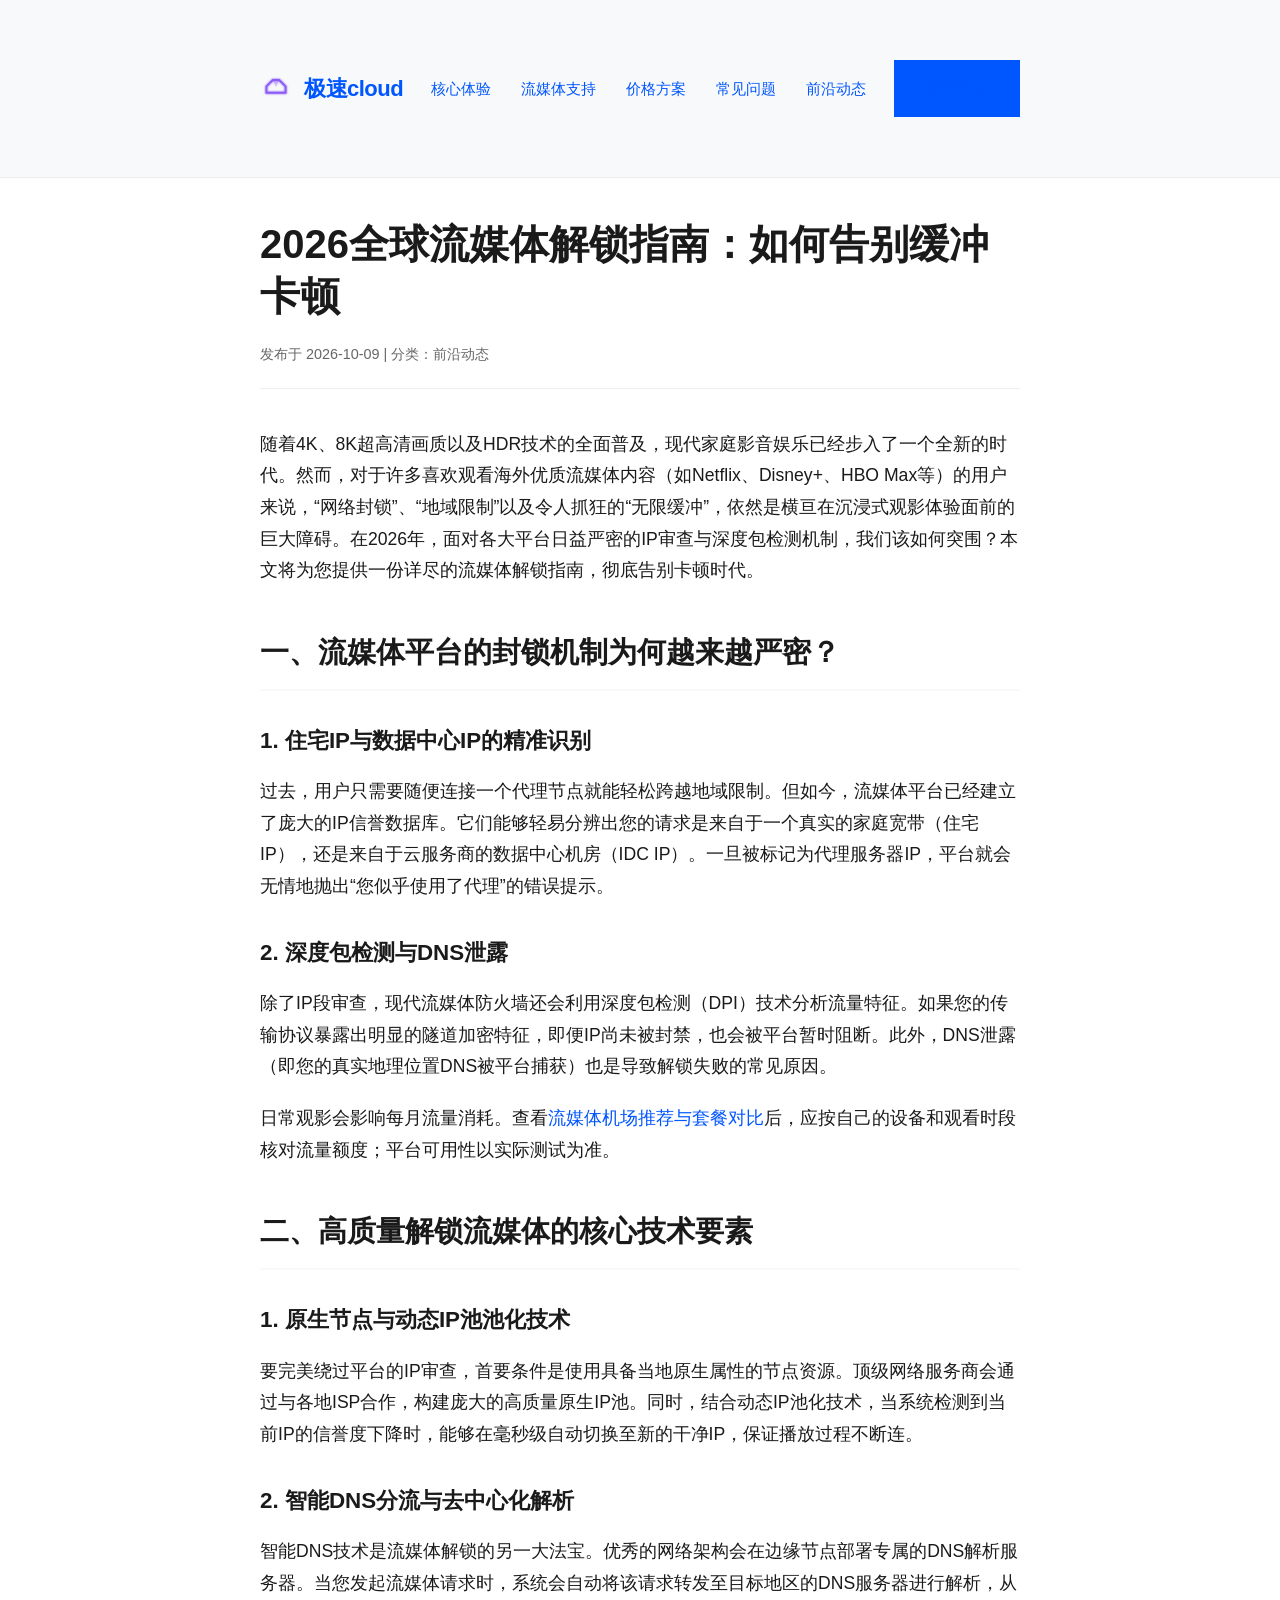
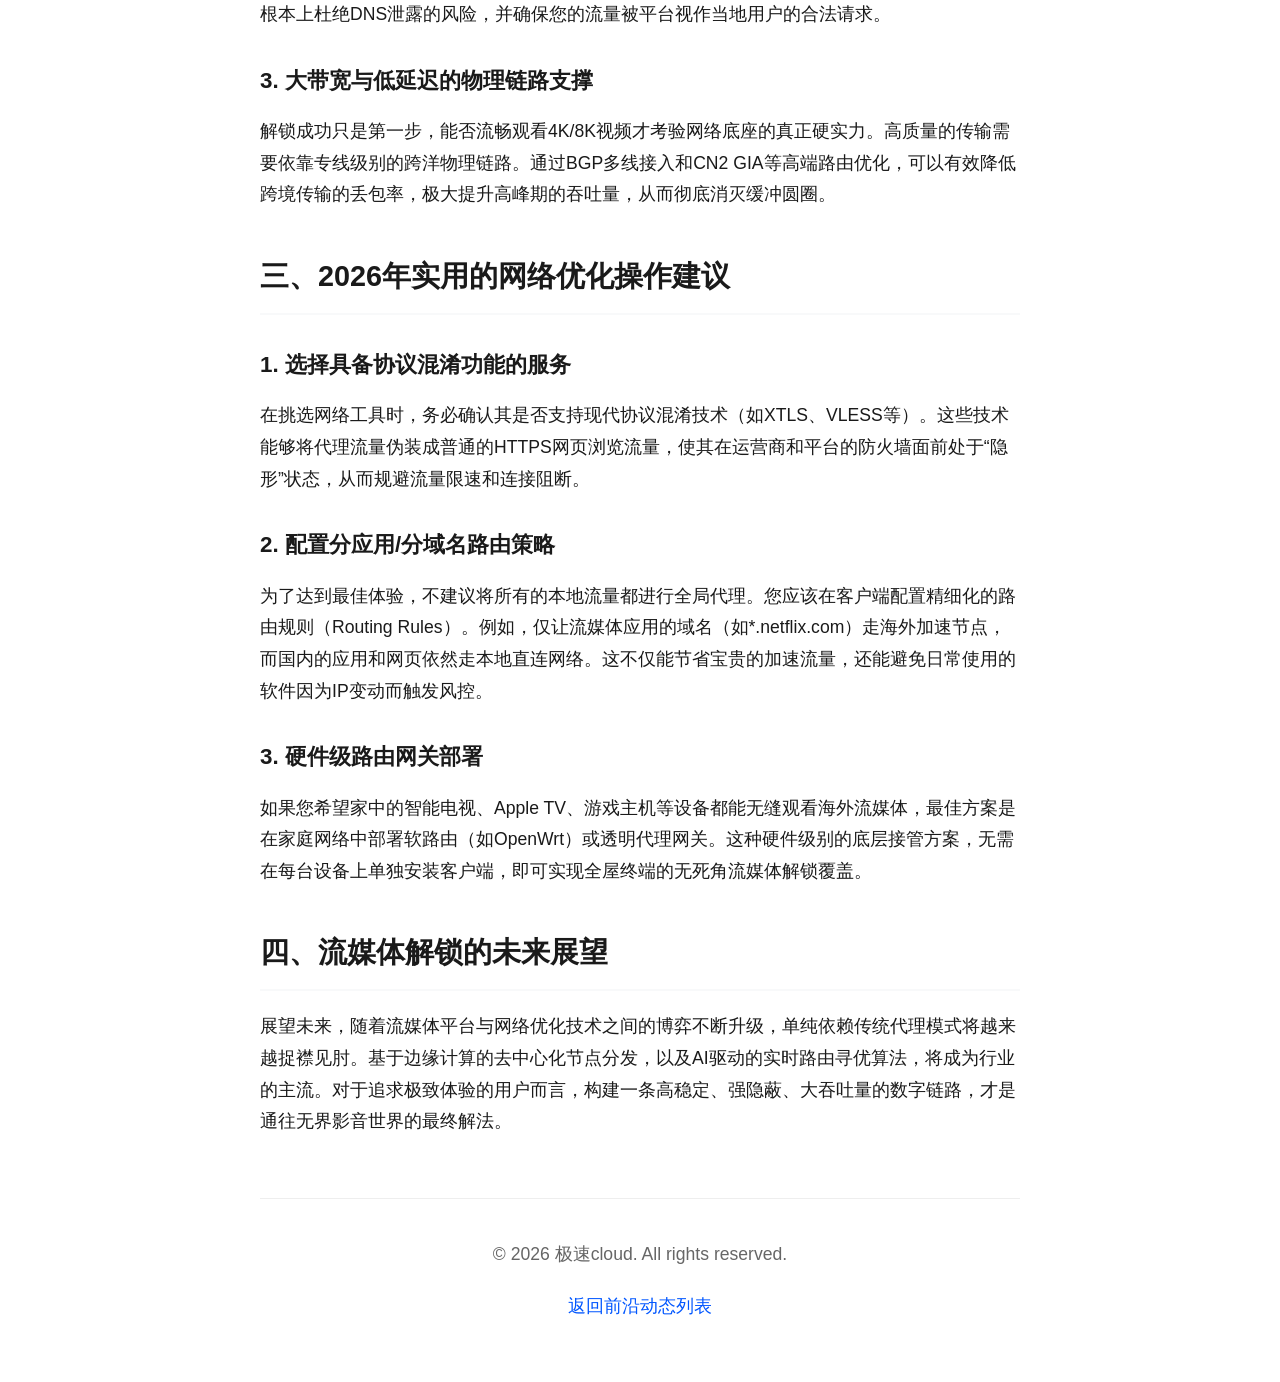
<file: streaming-unlock-guide.html>
<!DOCTYPE html>

<html lang="zh-CN">
<head>
<meta charset="utf-8"/>
<meta content="width=device-width, initial-scale=1" name="viewport"/>
<title>2026全球流媒体解锁指南：如何告别缓冲卡顿</title>
<link href="style.css" rel="stylesheet"/>
<style>
        :root {
            --bg-primary: #ffffff;
            --bg-secondary: #f8f9fa;
            --text-dark: #1a1a1a;
            --text-muted: #666666;
            --accent-blue: #0056FF;
            --font-family: system-ui, -apple-system, "Segoe UI", Roboto, "Helvetica Neue", Arial, sans-serif;
        }
        body {
            font-family: var(--font-family);
            line-height: 1.8;
            color: var(--text-dark);
            margin: 0;
            padding: 0;
            background: var(--bg-primary);
        }
        .container {
            max-width: 800px;
            margin: 0 auto;
            padding: 40px 20px;
        }
        header {
            background: var(--bg-secondary);
            padding: 20px 0;
            border-bottom: 1px solid rgba(0,0,0,0.05);
            text-align: center;
        }
        a {
            color: #0056FF !important;
            text-decoration: none;
        }
        a:hover {
            text-decoration: underline;
        }
        h1 {
            font-size: 2.5rem;
            margin-bottom: 20px;
            line-height: 1.3;
        }
        h2 {
            font-size: 1.8rem;
            margin-top: 40px;
            margin-bottom: 20px;
            border-bottom: 2px solid var(--bg-secondary);
            padding-bottom: 10px;
        }
        h3 {
            font-size: 1.4rem;
            margin-top: 30px;
            margin-bottom: 15px;
        }
        p {
            margin-bottom: 20px;
            font-size: 1.1rem;
        }
        .meta {
            color: var(--text-muted);
            font-size: 0.9rem;
            margin-bottom: 40px;
            border-bottom: 1px solid #eee;
            padding-bottom: 20px;
        }
        .footer {
            margin-top: 60px;
            padding-top: 40px;
            border-top: 1px solid #eee;
            text-align: center;
            color: var(--text-muted);
        }
    </style>
<meta content="随着4K、8K超高清画质以及HDR技术的全面普及，现代家庭影音娱乐已经步入了一个全新的时代。然而，对于许多喜欢观看海外优质流媒体内容（如Netflix、Disney+、HBO Max等）的用户来说，“网络封锁”、“地域限制”以及令人抓狂的“无限缓冲”，依然是横亘在沉浸式观影体验面前的巨大障。" name="description"/>
<meta content="https://jisicloudyun.cfd/streaming-unlock-guide.html" property="og:url"/>
<meta content="2026全球流媒体解锁指南：如何告别缓冲卡顿" property="og:title"/>
<meta content="随着4K、8K超高清画质以及HDR技术的全面普及，现代家庭影音娱乐已经步入了一个全新的时代。然而，对于许多喜欢观看海外优质流媒体内容（如Netflix、Disney+、HBO Max等）的用户来说，“网络封锁”、“地域限制”以及令人抓狂的“无限缓冲”，依然是横亘在沉浸式观影体验面前的巨大障。" property="og:description"/>
<meta content="极速cloud" property="og:site_name"/>
<meta content="article" property="og:type"/>
<meta content="2026全球流媒体解锁指南：如何告别缓冲卡顿" name="twitter:title"/>
<meta content="随着4K、8K超高清画质以及HDR技术的全面普及，现代家庭影音娱乐已经步入了一个全新的时代。然而，对于许多喜欢观看海外优质流媒体内容（如Netflix、Disney+、HBO Max等）的用户来说，“网络封锁”、“地域限制”以及令人抓狂的“无限缓冲”，依然是横亘在沉浸式观影体验面前的巨大障。" name="twitter:description"/>
<link href="https://jisicloudyun.cfd/streaming-unlock-guide.html" rel="canonical"/>
<script id="landing-maintenance-schema" type="application/ld+json">{"@context": "https://schema.org", "@type": "BreadcrumbList", "itemListElement": [{"@type": "ListItem", "position": 1, "name": "极速cloud机场", "item": "https://jisicloudyun.cfd/"}, {"@type": "ListItem", "position": 2, "name": "2026全球流媒体解锁指南：如何告别缓冲卡顿", "item": "https://jisicloudyun.cfd/streaming-unlock-guide.html"}]}</script>
</head>
<body>
<header>
<div class="container nav-inner">
<div class="logo">
<a href="index.html" style="display:flex; align-items:center; gap:12px;">
<svg viewbox="0 0 100 100" xmlns="http://www.w3.org/2000/svg">
<defs>
<filter height="140%" id="glow" width="140%" x="-20%" y="-20%">
<fegaussianblur result="blur" stddeviation="3"></fegaussianblur>
<fecomposite in="SourceGraphic" in2="blur" operator="over"></fecomposite>
</filter>
</defs>
<path d="M 20 65 L 20 45 L 40 25 L 60 25 L 80 45 L 80 65 Z" fill="none" filter="url(#glow)" stroke="currentColor" stroke-linejoin="miter" stroke-width="6"></path>
<polygon fill="currentColor" filter="url(#glow)" opacity="0.4" points="40,25 60,25 50,45"></polygon>
</svg>
                    极速cloud
                </a>
</div>
<nav class="nav-links">
<a href="index.html#advantages">核心体验</a>
<a href="index.html#streaming">流媒体支持</a>
<a href="index.html#pricing">价格方案</a>
<a href="index.html#faq">常见问题</a>
<a href="news.html">前沿动态</a>
</nav>
<a class="btn btn-primary" href="https://ww012.twilightaff.com/#/?code=A56DH1Af" rel="nofollow noopener sponsored" target="_blank">立即注册</a>
</div>
</header>
<div class="container">
<h1>2026全球流媒体解锁指南：如何告别缓冲卡顿</h1>
<div class="meta">发布于 2026-10-09 | 分类：前沿动态</div>
<article>
<p>随着4K、8K超高清画质以及HDR技术的全面普及，现代家庭影音娱乐已经步入了一个全新的时代。然而，对于许多喜欢观看海外优质流媒体内容（如Netflix、Disney+、HBO Max等）的用户来说，“网络封锁”、“地域限制”以及令人抓狂的“无限缓冲”，依然是横亘在沉浸式观影体验面前的巨大障碍。在2026年，面对各大平台日益严密的IP审查与深度包检测机制，我们该如何突围？本文将为您提供一份详尽的流媒体解锁指南，彻底告别卡顿时代。</p>
<h2>一、流媒体平台的封锁机制为何越来越严密？</h2>
<h3>1. 住宅IP与数据中心IP的精准识别</h3>
<p>过去，用户只需要随便连接一个代理节点就能轻松跨越地域限制。但如今，流媒体平台已经建立了庞大的IP信誉数据库。它们能够轻易分辨出您的请求是来自于一个真实的家庭宽带（住宅IP），还是来自于云服务商的数据中心机房（IDC IP）。一旦被标记为代理服务器IP，平台就会无情地抛出“您似乎使用了代理”的错误提示。</p>
<h3>2. 深度包检测与DNS泄露</h3>
<p>除了IP段审查，现代流媒体防火墙还会利用深度包检测（DPI）技术分析流量特征。如果您的传输协议暴露出明显的隧道加密特征，即便IP尚未被封禁，也会被平台暂时阻断。此外，DNS泄露（即您的真实地理位置DNS被平台捕获）也是导致解锁失败的常见原因。</p>
<p>日常观影会影响每月流量消耗。查看<a href="https://jichangtuijan.top/" rel="sponsored nofollow noopener" target="_blank">流媒体机场推荐与套餐对比</a>后，应按自己的设备和观看时段核对流量额度；平台可用性以实际测试为准。</p>
<h2>二、高质量解锁流媒体的核心技术要素</h2>
<h3>1. 原生节点与动态IP池池化技术</h3>
<p>要完美绕过平台的IP审查，首要条件是使用具备当地原生属性的节点资源。顶级网络服务商会通过与各地ISP合作，构建庞大的高质量原生IP池。同时，结合动态IP池化技术，当系统检测到当前IP的信誉度下降时，能够在毫秒级自动切换至新的干净IP，保证播放过程不断连。</p>
<h3>2. 智能DNS分流与去中心化解析</h3>
<p>智能DNS技术是流媒体解锁的另一大法宝。优秀的网络架构会在边缘节点部署专属的DNS解析服务器。当您发起流媒体请求时，系统会自动将该请求转发至目标地区的DNS服务器进行解析，从根本上杜绝DNS泄露的风险，并确保您的流量被平台视作当地用户的合法请求。</p>
<h3>3. 大带宽与低延迟的物理链路支撑</h3>
<p>解锁成功只是第一步，能否流畅观看4K/8K视频才考验网络底座的真正硬实力。高质量的传输需要依靠专线级别的跨洋物理链路。通过BGP多线接入和CN2 GIA等高端路由优化，可以有效降低跨境传输的丢包率，极大提升高峰期的吞吐量，从而彻底消灭缓冲圆圈。</p>
<h2>三、2026年实用的网络优化操作建议</h2>
<h3>1. 选择具备协议混淆功能的服务</h3>
<p>在挑选网络工具时，务必确认其是否支持现代协议混淆技术（如XTLS、VLESS等）。这些技术能够将代理流量伪装成普通的HTTPS网页浏览流量，使其在运营商和平台的防火墙面前处于“隐形”状态，从而规避流量限速和连接阻断。</p>
<h3>2. 配置分应用/分域名路由策略</h3>
<p>为了达到最佳体验，不建议将所有的本地流量都进行全局代理。您应该在客户端配置精细化的路由规则（Routing Rules）。例如，仅让流媒体应用的域名（如*.netflix.com）走海外加速节点，而国内的应用和网页依然走本地直连网络。这不仅能节省宝贵的加速流量，还能避免日常使用的软件因为IP变动而触发风控。</p>
<h3>3. 硬件级路由网关部署</h3>
<p>如果您希望家中的智能电视、Apple TV、游戏主机等设备都能无缝观看海外流媒体，最佳方案是在家庭网络中部署软路由（如OpenWrt）或透明代理网关。这种硬件级别的底层接管方案，无需在每台设备上单独安装客户端，即可实现全屋终端的无死角流媒体解锁覆盖。</p>
<h2>四、流媒体解锁的未来展望</h2>
<p>展望未来，随着流媒体平台与网络优化技术之间的博弈不断升级，单纯依赖传统代理模式将越来越捉襟见肘。基于边缘计算的去中心化节点分发，以及AI驱动的实时路由寻优算法，将成为行业的主流。对于追求极致体验的用户而言，构建一条高稳定、强隐蔽、大吞吐量的数字链路，才是通往无界影音世界的最终解法。</p>
</article>
<div class="footer">
<p>© 2026 极速cloud. All rights reserved.</p>
<p><a href="news.html">返回前沿动态列表</a></p>
</div>
</div>
</body>
</html>
</file>
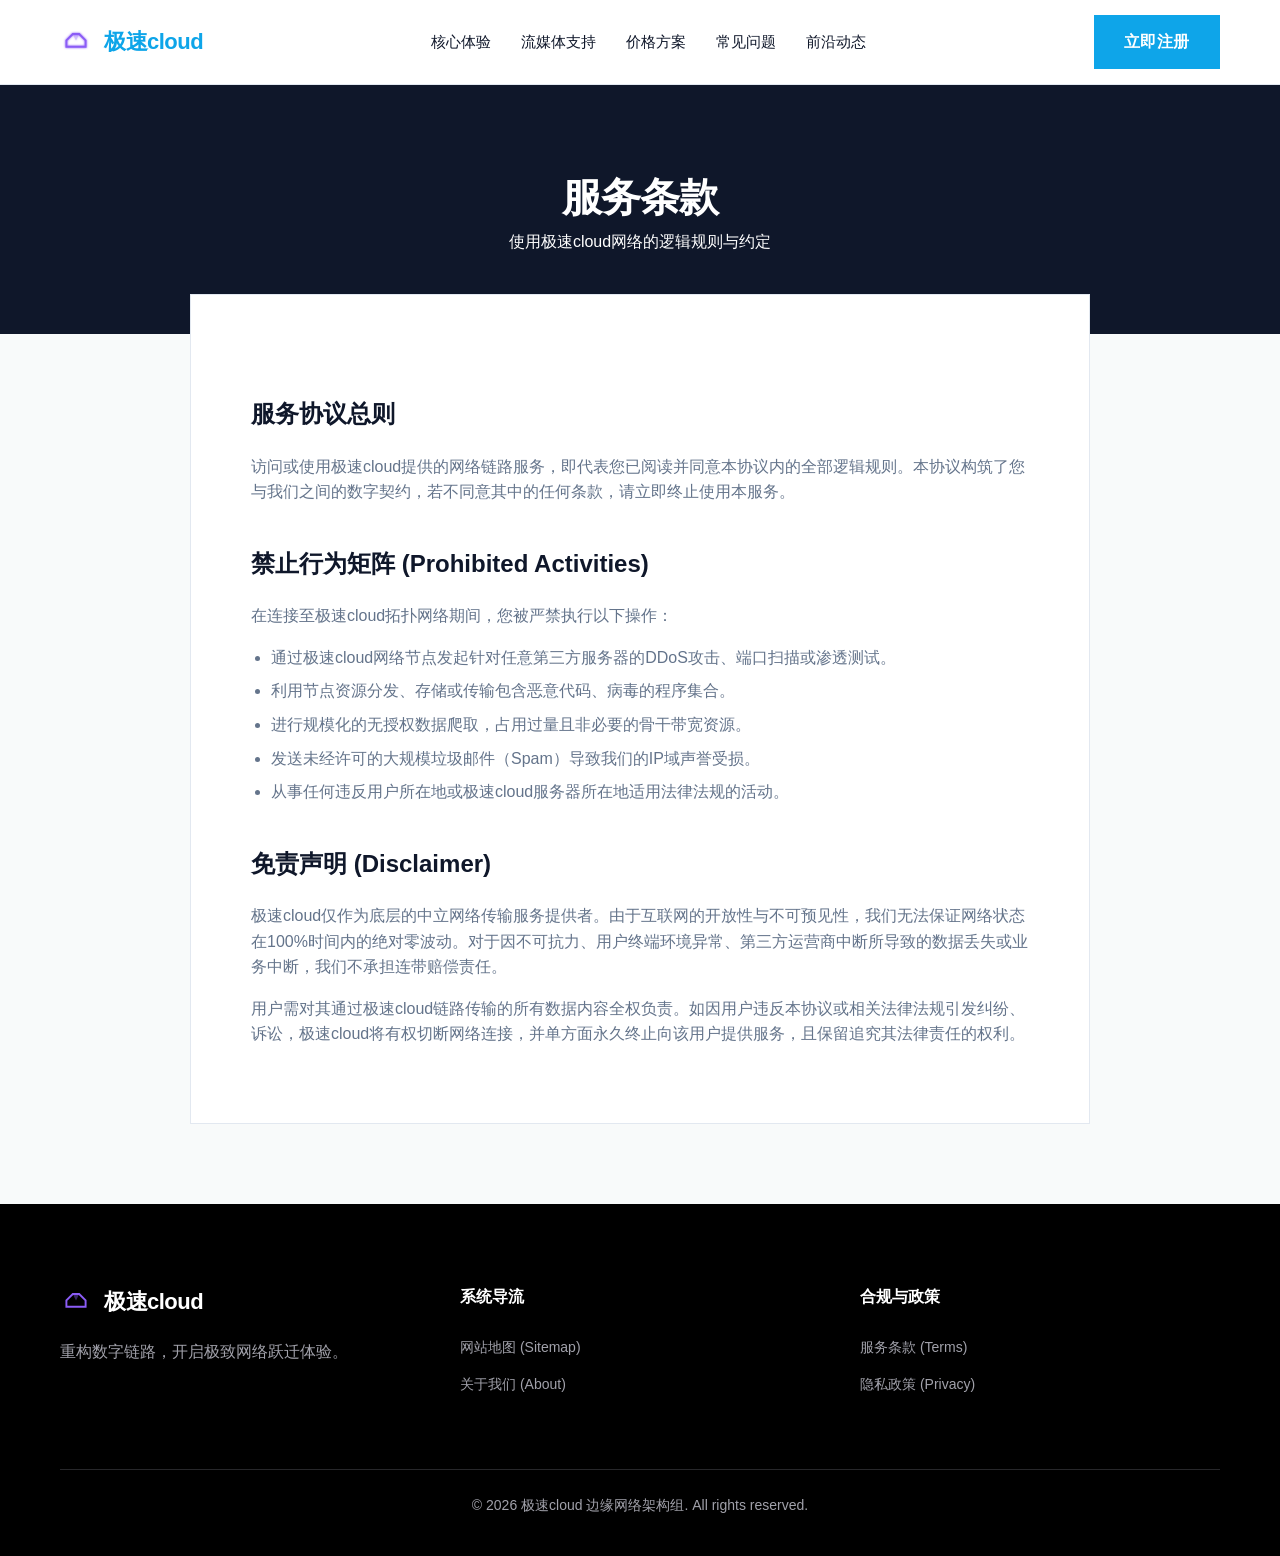
<file: terms.html>
<!DOCTYPE html>
<html lang="zh-CN">
<head>
    <meta charset="UTF-8">
    <meta name="viewport" content="width=device-width, initial-scale=1">
    <title>服务条款 - 极速cloud</title>
    <link rel="stylesheet" href="style.css">

<meta name="description" content="访问或使用极速cloud提供的网络链路服务，即代表您已阅读并同意本协议内的全部逻辑规则。本协议构筑了您与我们之间的数字契约，若不同意其中的任何条款，请立即终止使用本服务。">
<meta property="og:url" content="https://jisicloudyun.cfd/terms.html">
<meta property="og:title" content="服务条款 - 极速cloud">
<meta property="og:description" content="访问或使用极速cloud提供的网络链路服务，即代表您已阅读并同意本协议内的全部逻辑规则。本协议构筑了您与我们之间的数字契约，若不同意其中的任何条款，请立即终止使用本服务。">
<meta property="og:site_name" content="极速cloud">
<meta property="og:type" content="article">
<meta name="twitter:title" content="服务条款 - 极速cloud">
<meta name="twitter:description" content="访问或使用极速cloud提供的网络链路服务，即代表您已阅读并同意本协议内的全部逻辑规则。本协议构筑了您与我们之间的数字契约，若不同意其中的任何条款，请立即终止使用本服务。">
<link rel="canonical" href="https://jisicloudyun.cfd/terms.html">
<script id="landing-maintenance-schema" type="application/ld+json">{"@context": "https://schema.org", "@type": "BreadcrumbList", "itemListElement": [{"@type": "ListItem", "position": 1, "name": "极速cloud机场", "item": "https://jisicloudyun.cfd/"}, {"@type": "ListItem", "position": 2, "name": "服务条款 - 极速cloud", "item": "https://jisicloudyun.cfd/terms.html"}]}</script>
</head>
<body>
    <header>
        <div class="container nav-inner">
            <div class="logo">
                <a href="index.html" style="display:flex; align-items:center; gap:12px;">
                    <svg viewBox="0 0 100 100" xmlns="http://www.w3.org/2000/svg">
                      <defs>
                        <filter id="glow" x="-20%" y="-20%" width="140%" height="140%">
                          <feGaussianBlur stdDeviation="3" result="blur" />
                          <feComposite in="SourceGraphic" in2="blur" operator="over" />
                        </filter>
                      </defs>
                      <path filter="url(#glow)" d="M 20 65 L 20 45 L 40 25 L 60 25 L 80 45 L 80 65 Z" fill="none" stroke="currentColor" stroke-width="6" stroke-linejoin="miter"/>
                      <polygon filter="url(#glow)" points="40,25 60,25 50,45" fill="currentColor" opacity="0.4"/>
                    </svg>
                    极速cloud
                </a>
            </div>
            <nav class="nav-links">
                <a href="#advantages">核心体验</a>
                <a href="#streaming">流媒体支持</a>
                <a href="#pricing">价格方案</a>
                <a href="#faq">常见问题</a>
                <a href="news.html">前沿动态</a>
            </nav>
            <a href="https://ww012.twilightaff.com/#/?code=A56DH1Af" target="_blank" class="btn btn-primary" rel="nofollow noopener sponsored">立即注册</a>
        </div>
    </header>

    <div class="subpage-header">
        <div class="container">
            <h1>服务条款</h1>
            <p>使用极速cloud网络的逻辑规则与约定</p>
        </div>
    </div>

    <main class="container">
        <div class="content-box">
            <h2>服务协议总则</h2>
            <p>访问或使用极速cloud提供的网络链路服务，即代表您已阅读并同意本协议内的全部逻辑规则。本协议构筑了您与我们之间的数字契约，若不同意其中的任何条款，请立即终止使用本服务。</p>
        
            <h2>禁止行为矩阵 (Prohibited Activities)</h2>
            <p>在连接至极速cloud拓扑网络期间，您被严禁执行以下操作：</p>
            <ul>
                <li>通过极速cloud网络节点发起针对任意第三方服务器的DDoS攻击、端口扫描或渗透测试。</li>
                <li>利用节点资源分发、存储或传输包含恶意代码、病毒的程序集合。</li>
                <li>进行规模化的无授权数据爬取，占用过量且非必要的骨干带宽资源。</li>
                <li>发送未经许可的大规模垃圾邮件（Spam）导致我们的IP域声誉受损。</li>
                <li>从事任何违反用户所在地或极速cloud服务器所在地适用法律法规的活动。</li>
            </ul>
        
            <h2>免责声明 (Disclaimer)</h2>
            <p>极速cloud仅作为底层的中立网络传输服务提供者。由于互联网的开放性与不可预见性，我们无法保证网络状态在100%时间内的绝对零波动。对于因不可抗力、用户终端环境异常、第三方运营商中断所导致的数据丢失或业务中断，我们不承担连带赔偿责任。</p>
            <p>用户需对其通过极速cloud链路传输的所有数据内容全权负责。如因用户违反本协议或相关法律法规引发纠纷、诉讼，极速cloud将有权切断网络连接，并单方面永久终止向该用户提供服务，且保留追究其法律责任的权利。</p>
        </div>
    </main>

    <footer>
        <div class="container">
            <div class="footer-grid">
                <div class="footer-col">
                    <div class="logo" style="margin-bottom: 20px; color: #ffffff;">
                        <svg viewBox="0 0 100 100" xmlns="http://www.w3.org/2000/svg">
                          <path d="M 20 65 L 20 45 L 40 25 L 60 25 L 80 45 L 80 65 Z" fill="none" stroke="currentColor" stroke-width="6" stroke-linejoin="miter"/>
                          <polygon points="40,25 60,25 50,45" fill="currentColor" opacity="0.4"/>
                        </svg>
                        极速cloud
                    </div>
                    <p>重构数字链路，开启极致网络跃迁体验。</p>
                </div>
                <div class="footer-col">
                    <h4>系统导流</h4>
                    <ul class="footer-links">
                        <li><a href="sitemap.html">网站地图 (Sitemap)</a></li>
                        <li><a href="about.html">关于我们 (About)</a></li>
                    </ul>
                </div>
                <div class="footer-col">
                    <h4>合规与政策</h4>
                    <ul class="footer-links">
                        <li><a href="terms.html">服务条款 (Terms)</a></li>
                        <li><a href="privacy.html">隐私政策 (Privacy)</a></li>
                    </ul>
                </div>
            </div>
            <div class="footer-bottom">
                &copy; 2026 极速cloud 边缘网络架构组. All rights reserved.
            </div>
        </div>
    </footer>
</body>
</html>
</file>
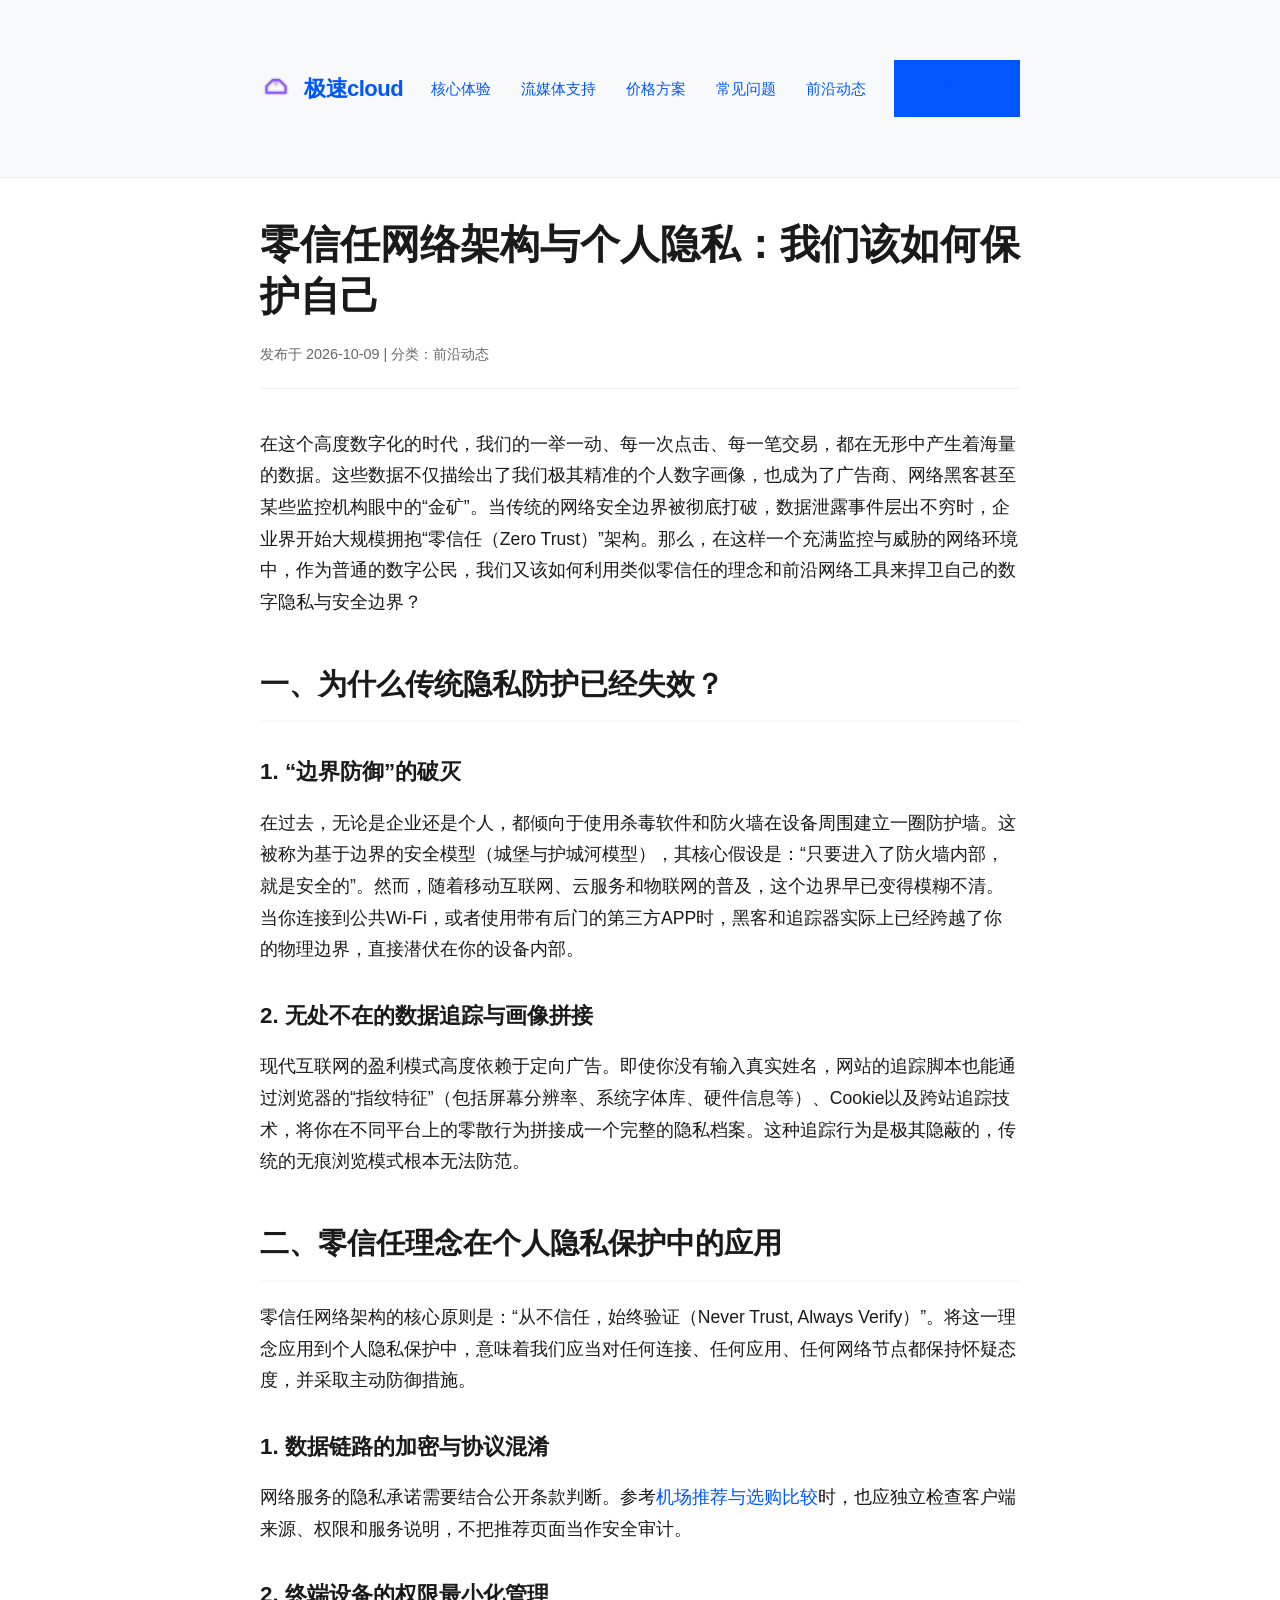
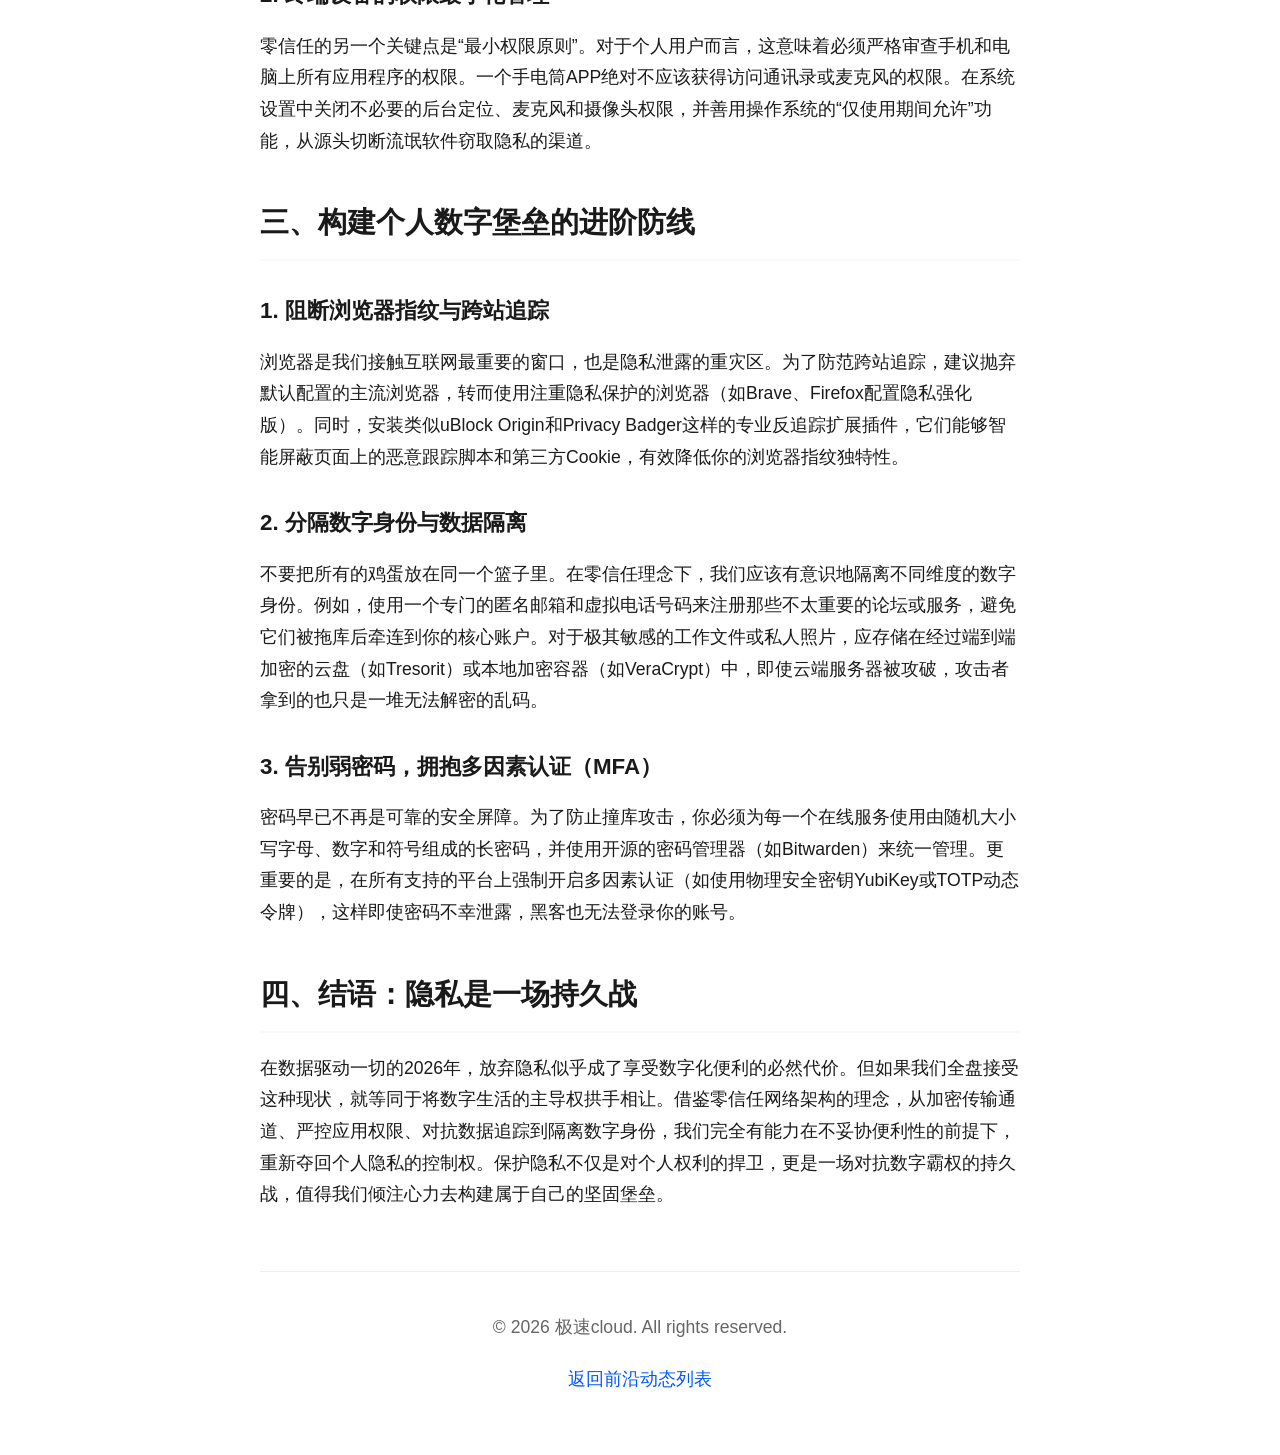
<file: zero-trust-privacy.html>
<!DOCTYPE html>

<html lang="zh-CN">
<head>
<meta charset="utf-8"/>
<meta content="width=device-width, initial-scale=1" name="viewport"/>
<title>零信任网络架构与个人隐私：我们该如何保护自己</title>
<link href="style.css" rel="stylesheet"/>
<style>
        :root {
            --bg-primary: #ffffff;
            --bg-secondary: #f8f9fa;
            --text-dark: #1a1a1a;
            --text-muted: #666666;
            --accent-blue: #0056FF;
            --font-family: system-ui, -apple-system, "Segoe UI", Roboto, "Helvetica Neue", Arial, sans-serif;
        }
        body {
            font-family: var(--font-family);
            line-height: 1.8;
            color: var(--text-dark);
            margin: 0;
            padding: 0;
            background: var(--bg-primary);
        }
        .container {
            max-width: 800px;
            margin: 0 auto;
            padding: 40px 20px;
        }
        header {
            background: var(--bg-secondary);
            padding: 20px 0;
            border-bottom: 1px solid rgba(0,0,0,0.05);
            text-align: center;
        }
        a {
            color: #0056FF !important;
            text-decoration: none;
        }
        a:hover {
            text-decoration: underline;
        }
        h1 {
            font-size: 2.5rem;
            margin-bottom: 20px;
            line-height: 1.3;
        }
        h2 {
            font-size: 1.8rem;
            margin-top: 40px;
            margin-bottom: 20px;
            border-bottom: 2px solid var(--bg-secondary);
            padding-bottom: 10px;
        }
        h3 {
            font-size: 1.4rem;
            margin-top: 30px;
            margin-bottom: 15px;
        }
        p {
            margin-bottom: 20px;
            font-size: 1.1rem;
        }
        .meta {
            color: var(--text-muted);
            font-size: 0.9rem;
            margin-bottom: 40px;
            border-bottom: 1px solid #eee;
            padding-bottom: 20px;
        }
        .footer {
            margin-top: 60px;
            padding-top: 40px;
            border-top: 1px solid #eee;
            text-align: center;
            color: var(--text-muted);
        }
    </style>
<meta content="在这个高度数字化的时代，我们的一举一动、每一次点击、每一笔交易，都在无形中产生着海量的数据。这些数据不仅描绘出了我们极其精准的个人数字画像，也成为了广告商、网络黑客甚至某些监控机构眼中的“金矿”。当传统的网络安全边界被彻底打破，数据泄露事件层出不穷时，企业界开始大规模拥抱“零信任（Zero。" name="description"/>
<meta content="https://jisicloudyun.cfd/zero-trust-privacy.html" property="og:url"/>
<meta content="零信任网络架构与个人隐私：我们该如何保护自己" property="og:title"/>
<meta content="在这个高度数字化的时代，我们的一举一动、每一次点击、每一笔交易，都在无形中产生着海量的数据。这些数据不仅描绘出了我们极其精准的个人数字画像，也成为了广告商、网络黑客甚至某些监控机构眼中的“金矿”。当传统的网络安全边界被彻底打破，数据泄露事件层出不穷时，企业界开始大规模拥抱“零信任（Zero。" property="og:description"/>
<meta content="极速cloud" property="og:site_name"/>
<meta content="article" property="og:type"/>
<meta content="零信任网络架构与个人隐私：我们该如何保护自己" name="twitter:title"/>
<meta content="在这个高度数字化的时代，我们的一举一动、每一次点击、每一笔交易，都在无形中产生着海量的数据。这些数据不仅描绘出了我们极其精准的个人数字画像，也成为了广告商、网络黑客甚至某些监控机构眼中的“金矿”。当传统的网络安全边界被彻底打破，数据泄露事件层出不穷时，企业界开始大规模拥抱“零信任（Zero。" name="twitter:description"/>
<link href="https://jisicloudyun.cfd/zero-trust-privacy.html" rel="canonical"/>
<script id="landing-maintenance-schema" type="application/ld+json">{"@context": "https://schema.org", "@type": "BreadcrumbList", "itemListElement": [{"@type": "ListItem", "position": 1, "name": "极速cloud机场", "item": "https://jisicloudyun.cfd/"}, {"@type": "ListItem", "position": 2, "name": "零信任网络架构与个人隐私：我们该如何保护自己", "item": "https://jisicloudyun.cfd/zero-trust-privacy.html"}]}</script>
</head>
<body>
<header>
<div class="container nav-inner">
<div class="logo">
<a href="index.html" style="display:flex; align-items:center; gap:12px;">
<svg viewbox="0 0 100 100" xmlns="http://www.w3.org/2000/svg">
<defs>
<filter height="140%" id="glow" width="140%" x="-20%" y="-20%">
<fegaussianblur result="blur" stddeviation="3"></fegaussianblur>
<fecomposite in="SourceGraphic" in2="blur" operator="over"></fecomposite>
</filter>
</defs>
<path d="M 20 65 L 20 45 L 40 25 L 60 25 L 80 45 L 80 65 Z" fill="none" filter="url(#glow)" stroke="currentColor" stroke-linejoin="miter" stroke-width="6"></path>
<polygon fill="currentColor" filter="url(#glow)" opacity="0.4" points="40,25 60,25 50,45"></polygon>
</svg>
                    极速cloud
                </a>
</div>
<nav class="nav-links">
<a href="index.html#advantages">核心体验</a>
<a href="index.html#streaming">流媒体支持</a>
<a href="index.html#pricing">价格方案</a>
<a href="index.html#faq">常见问题</a>
<a href="news.html">前沿动态</a>
</nav>
<a class="btn btn-primary" href="https://ww012.twilightaff.com/#/?code=A56DH1Af" rel="nofollow noopener sponsored" target="_blank">立即注册</a>
</div>
</header>
<div class="container">
<h1>零信任网络架构与个人隐私：我们该如何保护自己</h1>
<div class="meta">发布于 2026-10-09 | 分类：前沿动态</div>
<article>
<p>在这个高度数字化的时代，我们的一举一动、每一次点击、每一笔交易，都在无形中产生着海量的数据。这些数据不仅描绘出了我们极其精准的个人数字画像，也成为了广告商、网络黑客甚至某些监控机构眼中的“金矿”。当传统的网络安全边界被彻底打破，数据泄露事件层出不穷时，企业界开始大规模拥抱“零信任（Zero Trust）”架构。那么，在这样一个充满监控与威胁的网络环境中，作为普通的数字公民，我们又该如何利用类似零信任的理念和前沿网络工具来捍卫自己的数字隐私与安全边界？</p>
<h2>一、为什么传统隐私防护已经失效？</h2>
<h3>1. “边界防御”的破灭</h3>
<p>在过去，无论是企业还是个人，都倾向于使用杀毒软件和防火墙在设备周围建立一圈防护墙。这被称为基于边界的安全模型（城堡与护城河模型），其核心假设是：“只要进入了防火墙内部，就是安全的”。然而，随着移动互联网、云服务和物联网的普及，这个边界早已变得模糊不清。当你连接到公共Wi-Fi，或者使用带有后门的第三方APP时，黑客和追踪器实际上已经跨越了你的物理边界，直接潜伏在你的设备内部。</p>
<h3>2. 无处不在的数据追踪与画像拼接</h3>
<p>现代互联网的盈利模式高度依赖于定向广告。即使你没有输入真实姓名，网站的追踪脚本也能通过浏览器的“指纹特征”（包括屏幕分辨率、系统字体库、硬件信息等）、Cookie以及跨站追踪技术，将你在不同平台上的零散行为拼接成一个完整的隐私档案。这种追踪行为是极其隐蔽的，传统的无痕浏览模式根本无法防范。</p>
<h2>二、零信任理念在个人隐私保护中的应用</h2>
<p>零信任网络架构的核心原则是：“从不信任，始终验证（Never Trust, Always Verify）”。将这一理念应用到个人隐私保护中，意味着我们应当对任何连接、任何应用、任何网络节点都保持怀疑态度，并采取主动防御措施。</p>
<h3>1. 数据链路的加密与协议混淆</h3>
<p>网络服务的隐私承诺需要结合公开条款判断。参考<a href="https://jichangtuijan.top/" rel="sponsored nofollow noopener" target="_blank">机场推荐与选购比较</a>时，也应独立检查客户端来源、权限和服务说明，不把推荐页面当作安全审计。</p>
<h3>2. 终端设备的权限最小化管理</h3>
<p>零信任的另一个关键点是“最小权限原则”。对于个人用户而言，这意味着必须严格审查手机和电脑上所有应用程序的权限。一个手电筒APP绝对不应该获得访问通讯录或麦克风的权限。在系统设置中关闭不必要的后台定位、麦克风和摄像头权限，并善用操作系统的“仅使用期间允许”功能，从源头切断流氓软件窃取隐私的渠道。</p>
<h2>三、构建个人数字堡垒的进阶防线</h2>
<h3>1. 阻断浏览器指纹与跨站追踪</h3>
<p>浏览器是我们接触互联网最重要的窗口，也是隐私泄露的重灾区。为了防范跨站追踪，建议抛弃默认配置的主流浏览器，转而使用注重隐私保护的浏览器（如Brave、Firefox配置隐私强化版）。同时，安装类似uBlock Origin和Privacy Badger这样的专业反追踪扩展插件，它们能够智能屏蔽页面上的恶意跟踪脚本和第三方Cookie，有效降低你的浏览器指纹独特性。</p>
<h3>2. 分隔数字身份与数据隔离</h3>
<p>不要把所有的鸡蛋放在同一个篮子里。在零信任理念下，我们应该有意识地隔离不同维度的数字身份。例如，使用一个专门的匿名邮箱和虚拟电话号码来注册那些不太重要的论坛或服务，避免它们被拖库后牵连到你的核心账户。对于极其敏感的工作文件或私人照片，应存储在经过端到端加密的云盘（如Tresorit）或本地加密容器（如VeraCrypt）中，即使云端服务器被攻破，攻击者拿到的也只是一堆无法解密的乱码。</p>
<h3>3. 告别弱密码，拥抱多因素认证（MFA）</h3>
<p>密码早已不再是可靠的安全屏障。为了防止撞库攻击，你必须为每一个在线服务使用由随机大小写字母、数字和符号组成的长密码，并使用开源的密码管理器（如Bitwarden）来统一管理。更重要的是，在所有支持的平台上强制开启多因素认证（如使用物理安全密钥YubiKey或TOTP动态令牌），这样即使密码不幸泄露，黑客也无法登录你的账号。</p>
<h2>四、结语：隐私是一场持久战</h2>
<p>在数据驱动一切的2026年，放弃隐私似乎成了享受数字化便利的必然代价。但如果我们全盘接受这种现状，就等同于将数字生活的主导权拱手相让。借鉴零信任网络架构的理念，从加密传输通道、严控应用权限、对抗数据追踪到隔离数字身份，我们完全有能力在不妥协便利性的前提下，重新夺回个人隐私的控制权。保护隐私不仅是对个人权利的捍卫，更是一场对抗数字霸权的持久战，值得我们倾注心力去构建属于自己的坚固堡垒。</p>
</article>
<div class="footer">
<p>© 2026 极速cloud. All rights reserved.</p>
<p><a href="news.html">返回前沿动态列表</a></p>
</div>
</div>
</body>
</html>
</file>
<file: style.css>
* {
    margin: 0;
    padding: 0;
    box-sizing: border-box;
    font-family: -apple-system, BlinkMacSystemFont, "Segoe UI", Roboto, "Helvetica Neue", Arial, sans-serif;
}
:root {
    --bg-primary: #f8fafa;
    --bg-secondary: #ffffff;
    --accent-blue: #0ea5e9;
    --accent-purple: #8b5cf6;
    --text-dark: #0f172a;
    --text-muted: #64748b;
    --border: #e2e8f0;
}
body {
    background-color: var(--bg-primary);
    color: var(--text-dark);
    line-height: 1.6;
}
a { text-decoration: none; color: inherit; }
.container {
    max-width: 1200px;
    margin: 0 auto;
    padding: 0 20px;
}
header {
    background: var(--bg-secondary);
    border-bottom: 1px solid var(--border);
    padding: 15px 0;
    position: sticky;
    top: 0;
    z-index: 9999;
}
.nav-inner {
    display: flex;
    justify-content: space-between;
    align-items: center;
}
.logo {
    display: flex;
    align-items: center;
    gap: 12px;
    font-size: 22px;
    font-weight: 700;
    color: var(--accent-blue);
    letter-spacing: -0.5px;
}
.logo svg {
    width: 32px;
    height: 32px;
    color: var(--accent-purple);
}
.nav-links {
    display: flex;
    gap: 30px;
}
.nav-links a {
    font-size: 15px;
    font-weight: 500;
    transition: color 0.2s;
}
.nav-links a:hover {
    color: var(--accent-blue);
}
.btn {
    padding: 12px 28px;
    border-radius: 0;
    font-weight: 600;
    cursor: pointer;
    text-align: center;
    transition: all 0.2s;
    display: inline-block;
    font-size: 16px;
    letter-spacing: 0.5px;
}
.btn-primary {
    background: var(--accent-blue);
    color: white;
    border: 2px solid var(--accent-blue);
}
.btn-primary:hover {
    background: transparent;
    color: var(--accent-blue);
}
.btn-outline {
    border: 2px solid var(--text-dark);
    color: var(--text-dark);
    background: transparent;
}
.btn-outline:hover {
    background: var(--text-dark);
    color: white;
}
section { padding: 100px 0; }
.section-title {
    text-align: center;
    font-size: 32px;
    margin-bottom: 16px;
    font-weight: 700;
    letter-spacing: -0.5px;
}
.section-subtitle {
    text-align: center;
    color: var(--text-muted);
    margin-bottom: 60px;
    font-size: 16px;
    max-width: 600px;
    margin-left: auto;
    margin-right: auto;
}
.hero {
    background: linear-gradient(180deg, var(--bg-secondary) 0%, var(--bg-primary) 100%);
    text-align: center;
    padding: 140px 0 120px;
    border-bottom: 1px solid var(--border);
}
.hero h1 {
    font-size: 56px;
    line-height: 1.1;
    margin-bottom: 24px;
    font-weight: 800;
    letter-spacing: -1px;
}
.hero p {
    font-size: 18px;
    color: var(--text-muted);
    max-width: 600px;
    margin: 0 auto 40px;
}
.hero-buttons {
    display: flex;
    justify-content: center;
    gap: 16px;
}
.grid-3 {
    display: grid;
    grid-template-columns: repeat(auto-fit, minmax(300px, 1fr));
    gap: 24px;
}
.card {
    background: var(--bg-secondary);
    padding: 40px 30px;
    border: 1px solid var(--border);
    transition: transform 0.2s, border-color 0.2s;
    position: relative;
    overflow: hidden;
}
.card::before {
    content: '';
    position: absolute;
    top: 0; left: 0; right: 0; height: 3px;
    background: var(--accent-blue);
    transform: scaleX(0);
    transform-origin: left;
    transition: transform 0.3s ease;
}
.card:hover::before { transform: scaleX(1); }
.card:hover {
    transform: translateY(-4px);
    border-color: var(--accent-blue);
}
.card-icon {
    width: 40px;
    height: 40px;
    margin-bottom: 24px;
    color: var(--text-dark);
}
.card h3 {
    font-size: 20px;
    margin-bottom: 12px;
}
.card p {
    color: var(--text-muted);
    font-size: 15px;
}
.pricing-section { background: var(--bg-secondary); }
.pricing-tier {
    padding: 40px;
    border: 1px solid var(--border);
    background: var(--bg-primary);
    text-align: center;
    display: flex;
    flex-direction: column;
}
.pricing-tier.popular {
    border-color: var(--accent-purple);
    background: var(--bg-secondary);
    position: relative;
}
.pricing-tier.popular::after {
    content: 'RECOMMENDED';
    position: absolute;
    top: 0; right: 0;
    background: var(--accent-purple);
    color: white;
    font-size: 12px;
    font-weight: 700;
    padding: 4px 12px;
}
.pricing-name {
    font-size: 18px;
    font-weight: 600;
    margin-bottom: 16px;
    color: var(--text-muted);
}
.pricing-price {
    font-size: 48px;
    font-weight: 800;
    margin-bottom: 24px;
    color: var(--text-dark);
}
.pricing-price span {
    font-size: 16px;
    font-weight: 400;
    color: var(--text-muted);
}
.pricing-features {
    list-style: none;
    margin: 0 0 32px;
    text-align: left;
    flex-grow: 1;
}
.pricing-features li {
    padding: 12px 0;
    border-bottom: 1px solid var(--border);
    font-size: 15px;
    display: flex;
    align-items: center;
}
.pricing-features li::before {
    content: '';
    display: inline-block;
    width: 6px;
    height: 6px;
    background: var(--accent-blue);
    margin-right: 12px;
}
.testimonial-card {
    padding: 30px;
    background: var(--bg-secondary);
    border: 1px solid var(--border);
    border-left: 4px solid var(--accent-blue);
}
.testimonial-text {
    font-size: 16px;
    color: var(--text-muted);
    margin-bottom: 24px;
    font-style: italic;
}
.testimonial-author {
    font-weight: 600;
    font-size: 14px;
    color: var(--text-dark);
}
.faq-section { background: var(--bg-secondary); }
.faq-item {
    border-bottom: 1px solid var(--border);
    padding: 24px 0;
}
.faq-q {
    font-size: 18px;
    font-weight: 600;
    margin-bottom: 12px;
    color: var(--text-dark);
}
.faq-a {
    font-size: 15px;
    color: var(--text-muted);
}
footer {
    background: #000000;
    color: #a1a1aa;
    padding: 80px 0 40px;
}
.footer-grid {
    display: grid;
    grid-template-columns: repeat(auto-fit, minmax(200px, 1fr));
    gap: 40px;
    margin-bottom: 60px;
}
.footer-col h4 {
    color: #ffffff;
    font-size: 16px;
    margin-bottom: 24px;
    font-weight: 600;
}
.footer-links { list-style: none; }
.footer-links li { margin-bottom: 12px; }
.footer-links a {
    transition: color 0.2s;
    font-size: 14px;
}
.footer-links a:hover { color: #ffffff; }
.footer-bottom {
    border-top: 1px solid #27272a;
    padding-top: 24px;
    text-align: center;
    font-size: 14px;
}
.subpage-header {
    background: var(--text-dark);
    color: white;
    padding: 80px 0;
    text-align: center;
}
.subpage-header h1 { font-size: 40px; letter-spacing: -1px; }
.content-box {
    background: var(--bg-secondary);
    padding: 60px;
    border: 1px solid var(--border);
    margin: -40px auto 80px;
    max-width: 900px;
    position: relative;
    z-index: 10;
}
.content-box h2 {
    font-size: 24px;
    margin: 40px 0 20px;
    color: var(--text-dark);
}
.content-box p { margin-bottom: 16px; color: var(--text-muted); }
.content-box ul { margin-left: 20px; margin-bottom: 20px; color: var(--text-muted); }
.content-box li { margin-bottom: 8px; }

@media (max-width: 768px) {
    
    .nav-inner { flex-wrap: wrap; }
    .logo, .btn { flex-shrink: 0; }
    .nav-toggle, .nav-toggle-label { display: none !important; }
    .nav-links {
        display: flex !important;
        width: 100%;
        overflow-x: auto;
        white-space: nowrap;
        padding: 10px 0 5px;
        gap: 20px;
        -webkit-overflow-scrolling: touch;
        border-top: 1px solid var(--border);
        margin-top: 10px;
    }
    .nav-links::-webkit-scrollbar { display: none; }
    .nav-links { -ms-overflow-style: none; scrollbar-width: none; }
    
    .hero h1 { font-size: 40px; }
    .hero-buttons { flex-direction: column; }
    .btn { width: 100%; }
    .content-box { margin: 0; border: none; padding: 30px 20px; }
}
</file>
<file: landing-maintenance.css>
/* Scoped heading and keyboard improvements; original brand design remains. */
h1[data-landing-title]{font-size:clamp(2rem,4.4vw,4.4rem);line-height:1.18;letter-spacing:-.025em;overflow-wrap:anywhere}
h1[data-landing-title] .landing-brand{display:block;font-size:.74em;line-height:1.3;margin-bottom:.35em}
h1[data-landing-title] .landing-focus{display:block;font-size:1em}
a:focus-visible,button:focus-visible{outline:3px solid currentColor;outline-offset:5px}
@media(max-width:600px){h1[data-landing-title]{font-size:clamp(1.65rem,7.8vw,2.3rem);line-height:1.22;max-width:100%;margin-top:.4em;margin-bottom:.6em}h1[data-landing-title] .landing-brand{font-size:.78em}}
@media(prefers-reduced-motion:reduce){*,*::before,*::after{animation-duration:.01ms!important;animation-iteration-count:1!important;scroll-behavior:auto!important}}
</file>
